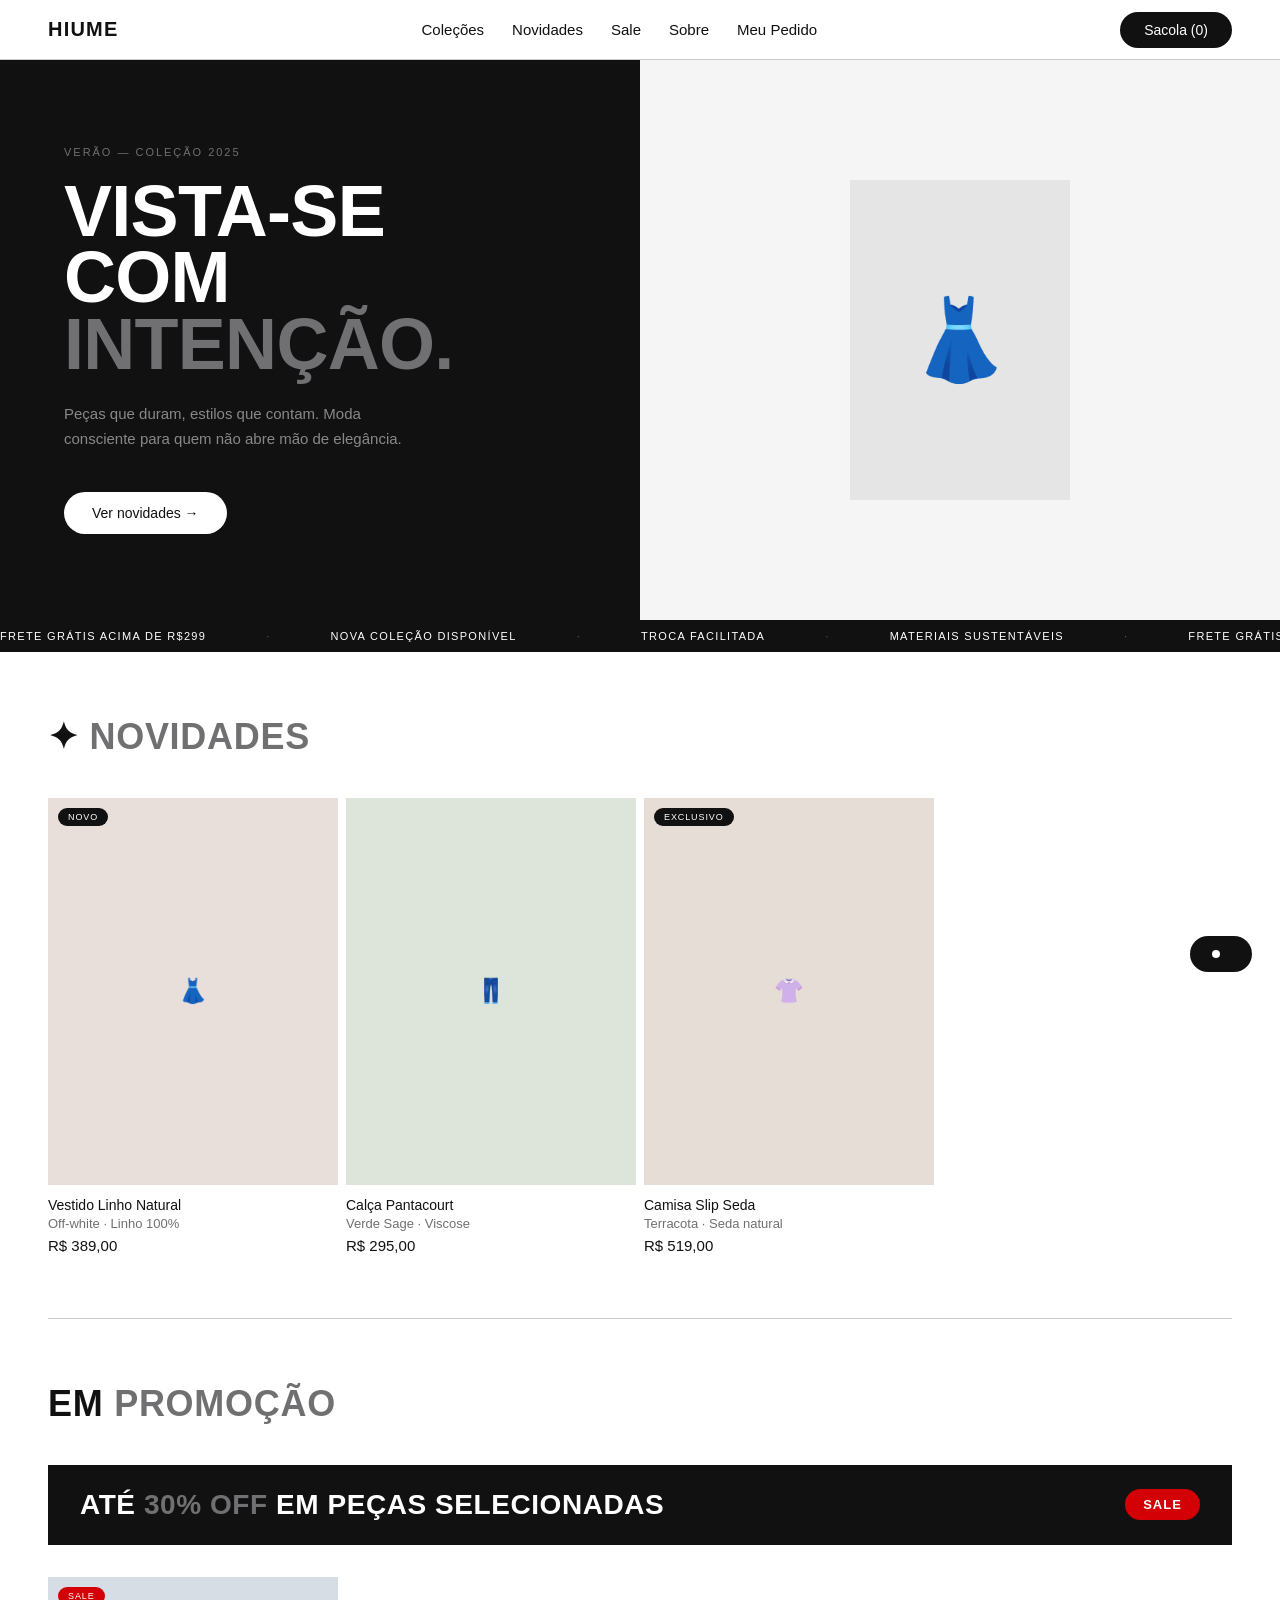
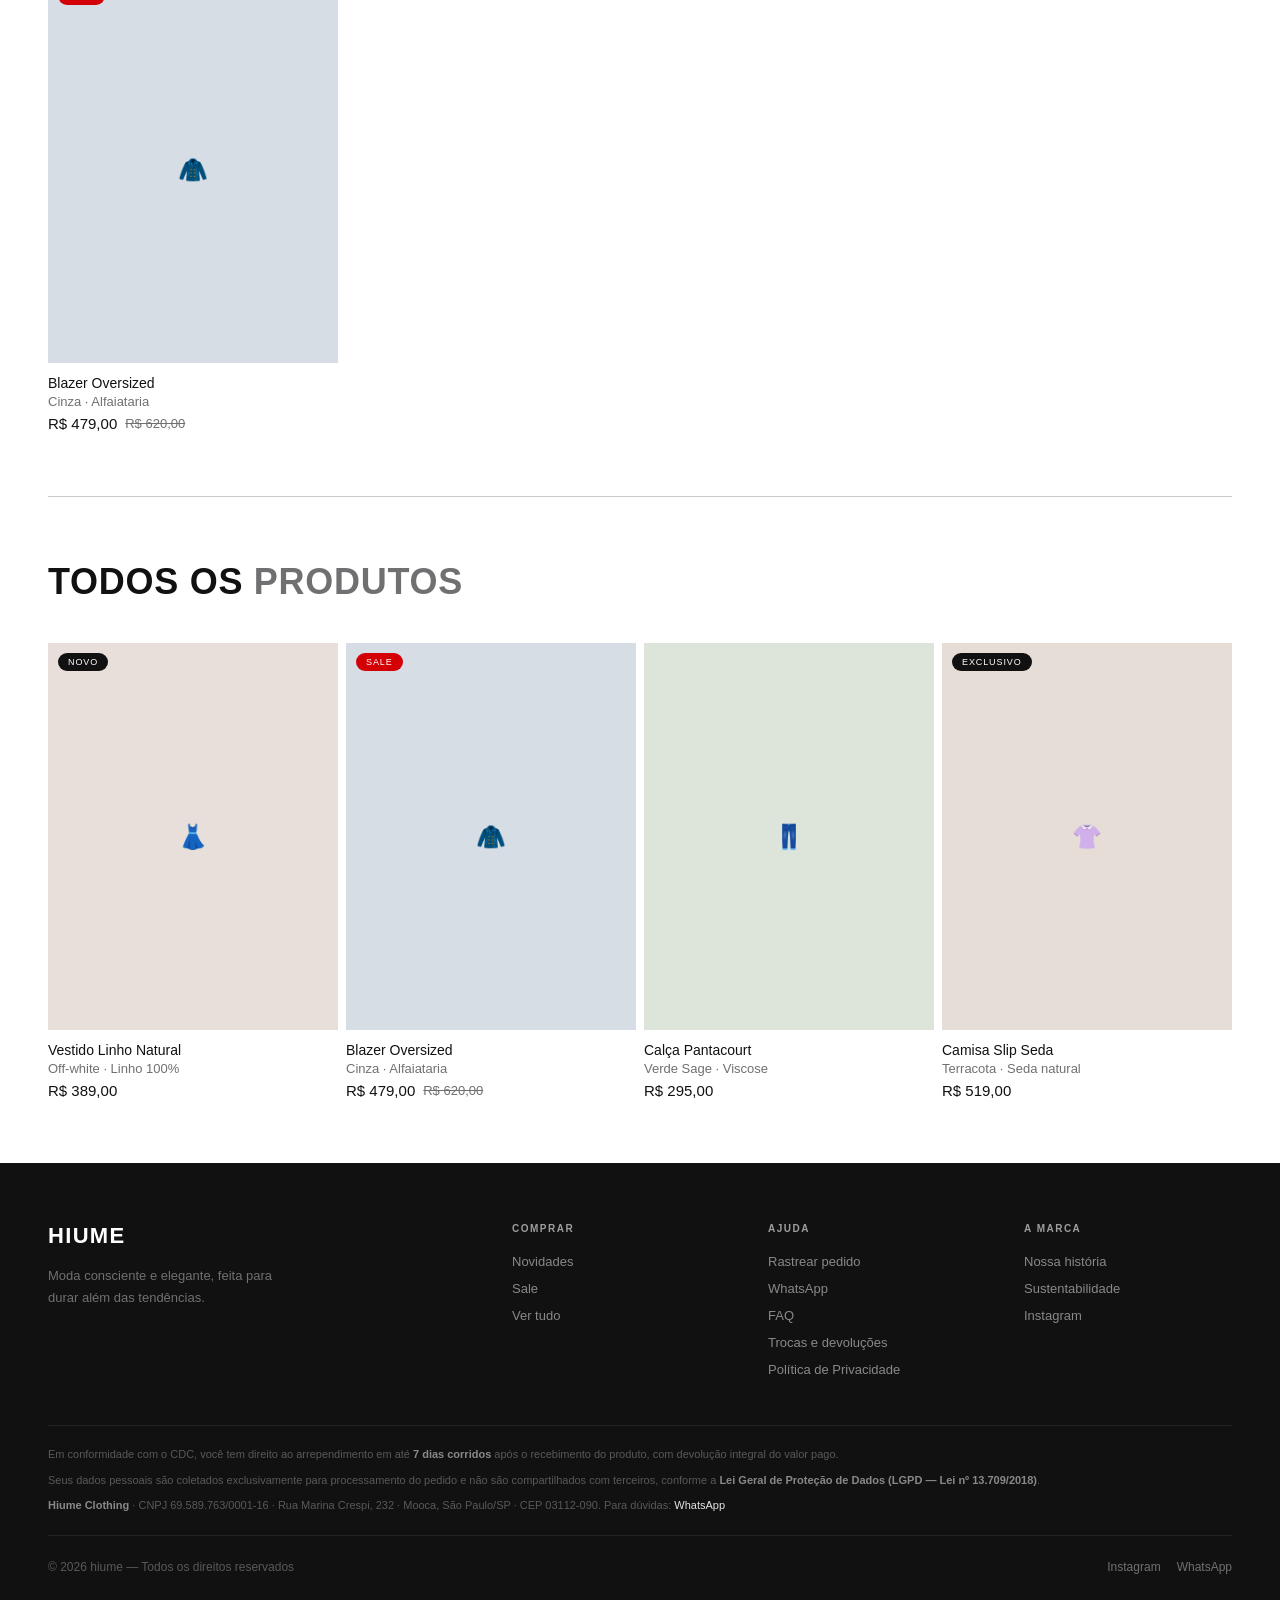
<file: index.html>
<!DOCTYPE html>
<html lang="pt-BR">
<head>
<meta charset="UTF-8">
<script>try{if(top!==self)top.location=self.location}catch(e){document.documentElement.remove()}</script>
<meta http-equiv="Content-Security-Policy" content="default-src 'self'; script-src 'self' 'unsafe-inline'; style-src 'self' 'unsafe-inline' https://fonts.googleapis.com; font-src https://fonts.gstatic.com; img-src 'self' data: https:; connect-src 'self' https://clothing-site-production.up.railway.app https://viacep.com.br; object-src 'none'; base-uri 'self'; form-action 'self'">
<meta name="referrer" content="strict-origin-when-cross-origin">
<meta name="viewport" content="width=device-width, initial-scale=1.0">
<title id="page-title">hiume</title>
<link rel="icon" href="favicon.svg" type="image/svg+xml">
<link rel="icon" href="favicon-32.png" sizes="32x32" type="image/png">
<link rel="apple-touch-icon" href="apple-touch-icon.png">
<meta name="theme-color" content="#6E2539">
<link href="https://fonts.googleapis.com/css2?family=Barlow+Condensed:wght@600;700&family=Inter:wght@400;500&display=swap" rel="stylesheet">
<script>
// Redireciona mobile para mobile.html
if (window.innerWidth < 768 && !location.pathname.includes('mobile')) {
  location.replace('mobile.html' + location.search + location.hash);
}
// Roda antes do body renderizar — esconde a home se a URL já aponta para outra tela
(function(){
  const h = location.hash;
  const q = location.search;
  if ((h && h !== '#home') || q.includes('status=')) {
    const s = document.createElement('style');
    s.id = 'pre-nav-hide';
    s.textContent = '#screen-home{display:none!important}';
    document.head.appendChild(s);
  }
})();
</script>
<style>
/* ─── RESET & VARIÁVEIS ────────────────────────────────── */
*,*::before,*::after{margin:0;padding:0;box-sizing:border-box;}
:root{
  /* Tokens Nike-inspired */
  --bg:#FFFFFF;--bg-2:#F5F5F5;--bg-hover:#E5E5E5;
  --dark:#111111;--dark-2:#28282A;--dark-hover:#39393B;
  --text:#111111;--text-2:#707072;--text-off:#9E9EA0;
  --border:#CACACB;--border-dark:#707072;
  --red:#D30005;--green:#007D48;
  /* Aliases — mantém inline styles antigos funcionando */
  --cream:#F5F5F5;--warm:#FFFFFF;--charcoal:#111111;--deep:#111111;
  --accent:#111111;--accent-light:#E5E5E5;--muted:#707072;
  --api:https://clothing-site-production.up.railway.app;
}
body{font-family:'Inter',Helvetica,'Helvetica Neue',Arial,sans-serif;background:var(--bg);color:var(--text);overflow-x:hidden;}

/* ─── NAVEGAÇÃO ─────────────────────────────────────────── */
nav{position:sticky;top:0;z-index:200;background:#fff;border-bottom:1px solid var(--border);padding:0 48px;display:flex;align-items:center;justify-content:space-between;height:60px;}
.nav-logo{font-family:'Barlow Condensed','Arial Narrow',Arial,sans-serif;font-size:20px;font-weight:700;letter-spacing:.06em;text-transform:uppercase;color:var(--text);cursor:pointer;}
.nav-links{display:flex;gap:28px;list-style:none;}
.nav-links a{font-size:15px;font-weight:500;text-decoration:none;color:var(--text);transition:color .2s;cursor:pointer;}
.nav-links a:hover{color:var(--text-2);}
.nav-actions{display:flex;gap:8px;align-items:center;}
.cart-btn{background:var(--dark);color:#fff;padding:10px 24px;border-radius:30px;border:none;cursor:pointer;font-size:14px;font-weight:500;transition:background .2s;font-family:inherit;}
.cart-btn:hover{background:var(--text-2);}
.admin-btn{background:none;border:1.5px solid var(--border);color:var(--text-2);padding:8px 16px;border-radius:30px;cursor:pointer;font-size:12px;font-weight:500;transition:all .2s;font-family:inherit;}
.admin-btn:hover{border-color:var(--dark);color:var(--dark);}

/* ─── TELAS ─────────────────────────────────────────────── */
.screen{display:none;}.screen.active{display:block;}

/* ─── HERO ──────────────────────────────────────────────── */
.hero{display:grid;grid-template-columns:1fr 1fr;min-height:560px;}
.hero-text{background:var(--dark);padding:80px 64px;display:flex;flex-direction:column;justify-content:center;}
.hero-eyebrow{font-size:11px;letter-spacing:.18em;text-transform:uppercase;color:var(--text-2);margin-bottom:20px;font-weight:500;}
.hero-title{font-family:'Barlow Condensed','Arial Narrow',Arial,sans-serif;font-size:72px;line-height:.92;color:#fff;margin-bottom:24px;text-transform:uppercase;font-weight:700;letter-spacing:-.01em;}
.hero-title em{color:var(--text-2);font-style:normal;}
.hero-sub{font-size:15px;color:rgba(255,255,255,.5);line-height:1.7;max-width:340px;margin-bottom:40px;}
.btn-prim{display:inline-flex;align-items:center;gap:10px;background:#fff;color:var(--dark);padding:13px 28px;border-radius:30px;font-size:14px;font-weight:500;border:none;cursor:pointer;transition:background .25s;align-self:flex-start;}
.btn-prim:hover{background:var(--bg-hover);}
.hero-visual{background:var(--bg-2);display:flex;align-items:center;justify-content:center;}
.hero-placeholder{width:220px;height:320px;background:var(--bg-hover);display:flex;align-items:center;justify-content:center;font-size:80px;}

/* ─── MARQUEE ───────────────────────────────────────────── */
.marquee-bar{background:var(--dark);padding:10px 0;overflow:hidden;display:flex;}
.marquee-track{display:flex;gap:60px;white-space:nowrap;animation:marquee 18s linear infinite;}
.marquee-track span{font-size:11px;font-weight:500;letter-spacing:.12em;text-transform:uppercase;color:#fff;flex-shrink:0;}
.marquee-track .dot{color:rgba(255,255,255,.3);}
@keyframes marquee{from{transform:translateX(0);}to{transform:translateX(-50%);}}

/* ─── SEÇÕES ─────────────────────────────────────────────── */
.section{padding:64px 48px;}
.section-hd{display:flex;align-items:baseline;justify-content:space-between;margin-bottom:40px;}
.section-title{font-family:'Barlow Condensed','Arial Narrow',Arial,sans-serif;font-size:36px;font-weight:700;text-transform:uppercase;letter-spacing:.02em;}
.section-title em{font-style:normal;color:var(--text-2);}
.section-anchor{padding-top:60px;margin-top:-60px;}

/* ─── PRODUTOS ───────────────────────────────────────────── */
.products-grid{display:grid;grid-template-columns:repeat(4,minmax(0,1fr));gap:8px;}
.pcard{cursor:pointer;transition:opacity .2s;}.pcard:hover{opacity:.88;}
.pcard-img{aspect-ratio:3/4;position:relative;overflow:hidden;margin-bottom:12px;display:flex;align-items:center;justify-content:center;background:var(--bg-2);}
.pcard-img-inner{width:100%;height:100%;display:flex;align-items:center;justify-content:center;font-size:52px;transition:opacity .25s ease;}
.ptag{position:absolute;top:10px;left:10px;font-size:9px;font-weight:500;letter-spacing:.1em;text-transform:uppercase;background:var(--dark);color:#fff;padding:4px 10px;border-radius:30px;}
.ptag.sale-tag{background:var(--red);}
.sold-overlay{position:absolute;inset:0;background:rgba(255,255,255,.8);display:flex;align-items:center;justify-content:center;}
.sold-label{font-size:10px;font-weight:500;letter-spacing:.15em;text-transform:uppercase;color:var(--dark);background:#fff;padding:6px 16px;border-radius:30px;border:1.5px solid var(--dark);}
.padd{position:absolute;bottom:0;left:0;right:0;background:var(--dark);color:#fff;padding:12px;font-size:11px;font-weight:500;letter-spacing:.08em;text-transform:uppercase;border:none;cursor:pointer;transform:translateY(100%);transition:transform .25s;display:flex;align-items:center;justify-content:center;gap:8px;font-family:inherit;}
.pcard:hover .padd{transform:translateY(0);}.padd:hover{background:var(--text-2);}
.pname{font-size:14px;font-weight:500;margin-bottom:3px;}
.psub{font-size:13px;color:var(--text-2);margin-bottom:6px;}
.pprice{display:flex;align-items:center;gap:8px;}
.price-now{font-size:15px;font-weight:500;}.price-old{font-size:13px;color:var(--text-2);text-decoration:line-through;}

/* ─── SALE BANNER ────────────────────────────────────────── */
.sec-divider{height:1px;background:var(--border);margin:0 48px;}
.sale-banner{margin:0 0 32px;background:var(--dark);padding:24px 32px;display:flex;align-items:center;justify-content:space-between;}
.sale-banner h3{font-family:'Barlow Condensed','Arial Narrow',Arial,sans-serif;font-size:28px;color:#fff;font-weight:700;text-transform:uppercase;letter-spacing:.02em;}
.sale-banner h3 em{font-style:normal;color:var(--text-2);}
.sale-badge{background:var(--red);color:#fff;font-size:13px;font-weight:700;padding:8px 18px;border-radius:30px;letter-spacing:.08em;}

/* ─── PÁGINA DE PRODUTO ──────────────────────────────────── */
.prod-page{padding:0 48px 80px;}
.breadcrumb{padding:20px 0;font-size:12px;color:var(--text-2);display:flex;gap:8px;align-items:center;}
.breadcrumb span{cursor:pointer;font-weight:500;}.breadcrumb span:hover{color:var(--text);}
.breadcrumb .sep{color:var(--border);}
.prod-layout{display:grid;grid-template-columns:1fr 1fr;gap:64px;align-items:start;}
.prod-gallery{display:grid;grid-template-columns:1fr 5fr;gap:10px;}
.prod-thumbs{display:flex;flex-direction:column;gap:6px;}
.prod-thumb{aspect-ratio:3/4;cursor:pointer;opacity:.4;transition:opacity .2s;display:flex;align-items:center;justify-content:center;font-size:24px;background:var(--bg-2);}
.prod-thumb.active{opacity:1;outline:2px solid var(--dark);}
.prod-main-img{aspect-ratio:3/4;display:flex;align-items:center;justify-content:center;font-size:96px;background:var(--bg-2);}
.prod-info{padding-top:8px;}
.prod-tag-row{display:flex;gap:8px;margin-bottom:16px;}
.prod-tag{font-size:10px;font-weight:500;letter-spacing:.1em;text-transform:uppercase;padding:4px 12px;border-radius:30px;}
.prod-tag.new-tag{background:var(--dark);color:#fff;}
.prod-tag.sale-tag2{background:var(--red);color:#fff;}
.prod-name-big{font-family:'Barlow Condensed','Arial Narrow',Arial,sans-serif;font-size:36px;font-weight:700;margin-bottom:8px;text-transform:uppercase;letter-spacing:.01em;line-height:1.1;}
.prod-sub-sm{font-size:14px;color:var(--text-2);margin-bottom:20px;}
.prod-price-row{display:flex;align-items:baseline;gap:12px;margin-bottom:24px;}
.prod-price-now{font-size:24px;font-weight:500;}
.prod-price-old{font-size:16px;color:var(--text-2);text-decoration:line-through;}
.prod-discount{font-size:13px;color:var(--red);font-weight:500;}
.prod-divider{height:1px;background:var(--border);margin:20px 0;}
.prod-label{font-size:11px;letter-spacing:.1em;text-transform:uppercase;color:var(--text-2);margin-bottom:10px;font-weight:500;}
.sizes-row{display:flex;gap:8px;flex-wrap:wrap;margin-bottom:24px;}
.size-btn{min-width:44px;height:44px;padding:0 10px;border-radius:8px;border:1px solid var(--border);background:none;font-size:13px;cursor:pointer;transition:all .2s;font-family:inherit;}
.size-btn:hover{border-color:var(--dark);}.size-btn.selected{background:var(--dark);color:#fff;border-color:var(--dark);}
.colors-row{display:flex;gap:10px;margin-bottom:28px;}
.color-dot{width:28px;height:28px;border-radius:50%;cursor:pointer;border:2px solid transparent;transition:all .2s;}
.color-dot.selected{outline:2px solid var(--dark);outline-offset:3px;}
.btn-add-cart{width:100%;padding:15px;background:var(--dark);color:#fff;border:none;border-radius:30px;font-size:14px;font-weight:500;cursor:pointer;transition:background .2s;margin-bottom:12px;font-family:inherit;}
.btn-add-cart:hover{background:var(--text-2);}
.btn-wishlist{width:100%;padding:15px;background:none;color:var(--dark);border:1.5px solid var(--border);border-radius:30px;font-size:14px;font-weight:500;cursor:pointer;font-family:inherit;transition:border-color .2s;}
.btn-wishlist:hover{border-color:var(--dark);}
.prod-desc{margin-top:24px;font-size:14px;line-height:1.8;color:var(--text-2);}
.detail-row{display:flex;justify-content:space-between;padding:12px 0;border-top:1px solid var(--border);font-size:13px;}
.detail-row:last-child{border-bottom:1px solid var(--border);}
.detail-key{color:var(--text-2);}

/* ─── PÁGINAS INFORMATIVAS ───────────────────────────────── */
.info-page{padding:80px 48px;max-width:760px;margin:0 auto;}
.info-page h1{font-family:'Barlow Condensed','Arial Narrow',Arial,sans-serif;font-size:48px;font-weight:700;margin-bottom:32px;text-transform:uppercase;letter-spacing:.02em;line-height:1.1;}
.info-page h1 em{font-style:normal;color:var(--text-2);}
.info-page p{font-size:15px;line-height:1.9;color:var(--text-2);margin-bottom:20px;}
.info-page h2{font-family:'Barlow Condensed','Arial Narrow',Arial,sans-serif;font-size:24px;font-weight:700;text-transform:uppercase;margin:40px 0 16px;}
.info-values{display:grid;grid-template-columns:repeat(3,1fr);gap:16px;margin:40px 0;}
.info-val{background:var(--bg-2);padding:24px;}
.info-val-icon{font-size:28px;margin-bottom:12px;}
.info-val-title{font-size:14px;font-weight:500;margin-bottom:8px;}
.info-val-text{font-size:13px;color:var(--text-2);line-height:1.6;}

/* ─── CARRINHO ───────────────────────────────────────────── */
.cart-overlay{display:none;position:fixed;inset:0;z-index:500;background:rgba(0,0,0,.4);}
.cart-overlay.open{display:flex;justify-content:flex-end;}
.cart-panel{width:440px;background:#fff;height:100%;display:flex;flex-direction:column;overflow:hidden;border-left:1px solid var(--border);}
.cart-hdr{padding:24px 28px;border-bottom:1px solid var(--border);display:flex;align-items:center;justify-content:space-between;}
.cart-title-hd{font-family:'Barlow Condensed','Arial Narrow',Arial,sans-serif;font-size:20px;font-weight:700;text-transform:uppercase;letter-spacing:.04em;}
.cart-close{background:none;border:none;font-size:20px;cursor:pointer;color:var(--text-2);}
.cart-close:hover{color:var(--dark);}
.cart-items{flex:1;overflow-y:auto;padding:20px 28px;}
.cart-empty{text-align:center;padding:60px 0;color:var(--text-2);font-size:14px;}
.cart-item{display:grid;grid-template-columns:64px 1fr auto;gap:14px;align-items:start;padding:16px 0;border-bottom:1px solid var(--border);}
.ci-img{width:64px;height:80px;display:flex;align-items:center;justify-content:center;font-size:28px;background:var(--bg-2);}
.ci-name{font-size:14px;font-weight:500;margin-bottom:3px;}
.ci-meta{font-size:12px;color:var(--text-2);margin-bottom:8px;}
.ci-prices{display:flex;align-items:center;gap:8px;}
.ci-price-now{font-size:14px;font-weight:500;}
.ci-price-old{font-size:12px;color:var(--text-2);text-decoration:line-through;}
.ci-remove{background:none;border:none;cursor:pointer;color:var(--text-2);font-size:16px;padding:4px;}
.ci-remove:hover{color:var(--red);}
.cart-footer{padding:20px 28px;border-top:1px solid var(--border);}
.cart-row{display:flex;justify-content:space-between;font-size:13px;padding:6px 0;}
.cart-row.discount{color:var(--red);}
.cart-total-row{display:flex;justify-content:space-between;padding:14px 0;border-top:1px solid var(--border);font-size:16px;font-weight:500;}
.btn-checkout{width:100%;padding:15px;background:var(--dark);color:#fff;border:none;border-radius:30px;font-size:14px;font-weight:500;cursor:pointer;transition:background .2s;font-family:inherit;}
.btn-checkout:hover{background:var(--text-2);}

/* ─── CHECKOUT ───────────────────────────────────────────── */
.checkout-page{padding:48px;}
.checkout-grid{display:grid;grid-template-columns:1fr 400px;gap:48px;align-items:start;max-width:1100px;margin:0 auto;}
.checkout-left h2{font-family:'Barlow Condensed','Arial Narrow',Arial,sans-serif;font-size:28px;font-weight:700;text-transform:uppercase;margin-bottom:32px;letter-spacing:.02em;}
.checkout-section{margin-bottom:32px;}
.checkout-section h3{font-size:11px;letter-spacing:.12em;text-transform:uppercase;color:var(--text-2);margin-bottom:16px;padding-bottom:10px;border-bottom:1px solid var(--border);font-weight:500;}
.form-row{display:grid;grid-template-columns:1fr 1fr;gap:16px;margin-bottom:16px;}
.form-row.full{grid-template-columns:1fr;}
.field{display:flex;flex-direction:column;gap:6px;}
.field label{font-size:11px;letter-spacing:.06em;text-transform:uppercase;color:var(--text-2);font-weight:500;}
.field input,.field select{padding:12px 16px;border:1px solid var(--border);border-radius:8px;background:var(--bg-2);font-size:14px;color:var(--text);outline:none;transition:border-color .2s;font-family:inherit;}
.field input:focus,.field select:focus{border-color:var(--dark);}
.pay-methods{display:flex;gap:8px;margin-bottom:20px;}
.pay-method{flex:1;padding:12px;border:1.5px solid var(--border);border-radius:8px;cursor:pointer;text-align:center;font-size:13px;font-weight:500;transition:all .2s;background:#fff;font-family:inherit;}
.pay-method.active{border-color:var(--dark);background:var(--dark);color:#fff;}
.pay-method:hover:not(.active){border-color:var(--border-dark);}
.card-icons{display:flex;gap:8px;margin-bottom:20px;}
.card-icon{padding:5px 10px;border:1px solid var(--border);border-radius:4px;font-size:11px;font-weight:500;color:var(--text-2);}
.pix-info{background:var(--bg-2);padding:20px;text-align:center;}
.pix-info p{font-size:13px;color:var(--text-2);line-height:1.6;}

/* ─── CEP WIDGET ─────────────────────────────────────────────── */
.cep-wrap{position:relative;display:flex;align-items:center;}
.cep-wrap input{flex:1;}
.cep-loader{position:absolute;right:12px;width:13px;height:13px;border:2px solid var(--border);border-top-color:var(--dark);border-radius:50%;opacity:0;pointer-events:none;transition:opacity .2s;}
.cep-loader.active{opacity:1;animation:spin .7s linear infinite;}
.field-msg{font-size:11px;margin-top:5px;line-height:1.4;min-height:15px;}
.field-msg.ok{color:var(--green);}
.field-msg.err{color:var(--red);}
.field label small{font-size:9px;letter-spacing:0;text-transform:none;color:var(--text-off);font-weight:400;margin-left:4px;}

.order-summary{background:var(--bg-2);padding:24px;position:sticky;top:80px;}
.order-summary h3{font-family:'Barlow Condensed','Arial Narrow',Arial,sans-serif;font-size:20px;font-weight:700;text-transform:uppercase;margin-bottom:20px;letter-spacing:.04em;}
.os-item{display:grid;grid-template-columns:52px 1fr auto;gap:12px;align-items:center;padding:12px 0;border-bottom:1px solid var(--border);}
.os-img{width:52px;height:64px;display:flex;align-items:center;justify-content:center;font-size:22px;background:#fff;}
.os-name{font-size:13px;font-weight:500;}.os-meta{font-size:11px;color:var(--text-2);}
.os-price{font-size:13px;font-weight:500;}
.os-row{display:flex;justify-content:space-between;font-size:13px;padding:8px 0;color:var(--text-2);}
.os-row.disc{color:var(--red);}
.os-total{display:flex;justify-content:space-between;padding:14px 0;border-top:1px solid var(--border);font-size:15px;font-weight:500;}
.coupon-row{display:flex;gap:8px;margin:16px 0;}
.coupon-row input{flex:1;padding:10px 16px;border:1px solid var(--border);border-radius:8px;background:#fff;font-size:13px;outline:none;font-family:inherit;}
.coupon-row button{padding:10px 18px;background:none;border:1.5px solid var(--dark);border-radius:30px;font-size:12px;font-weight:500;cursor:pointer;font-family:inherit;transition:all .2s;}
.coupon-row button:hover{background:var(--dark);color:#fff;}
.btn-place{width:100%;padding:15px;background:var(--dark);color:#fff;border:none;border-radius:30px;font-size:14px;font-weight:500;cursor:pointer;transition:background .2s;margin-top:16px;display:flex;align-items:center;justify-content:center;gap:10px;font-family:inherit;}
.btn-place:hover{background:var(--text-2);}
.btn-place:disabled{opacity:.5;cursor:not-allowed;}

/* ─── CHECKOUT CONFIRM MODAL ─────────────────────────────── */
.confirm-overlay{display:none;position:fixed;inset:0;z-index:600;background:rgba(0,0,0,.5);align-items:center;justify-content:center;}
.confirm-overlay.open{display:flex;}
.confirm-modal{background:#fff;width:90%;max-width:520px;max-height:90vh;overflow-y:auto;padding:32px;}
.confirm-modal h3{font-family:'Barlow Condensed','Arial Narrow',Arial,sans-serif;font-size:22px;font-weight:700;text-transform:uppercase;margin-bottom:24px;letter-spacing:.04em;}
.confirm-section{margin-bottom:20px;padding-bottom:20px;border-bottom:1px solid var(--border);}
.confirm-section:last-of-type{border-bottom:none;margin-bottom:0;}
.confirm-label{font-size:10px;letter-spacing:.1em;text-transform:uppercase;color:var(--text-2);font-weight:500;margin-bottom:8px;}
.confirm-value{font-size:14px;color:var(--text);line-height:1.6;}
.confirm-item{display:flex;justify-content:space-between;font-size:13px;padding:5px 0;border-bottom:1px solid var(--border);}
.confirm-item:last-child{border-bottom:none;}
.confirm-total-row{display:flex;justify-content:space-between;font-size:14px;font-weight:500;padding-top:10px;margin-top:4px;border-top:1px solid var(--border);}
.confirm-actions{display:flex;gap:12px;margin-top:24px;}
.confirm-actions .btn-cancel-confirm{flex:1;padding:14px;background:none;border:1.5px solid var(--border);border-radius:30px;font-size:13px;font-weight:500;cursor:pointer;font-family:inherit;transition:border-color .2s;}
.confirm-actions .btn-cancel-confirm:hover{border-color:var(--dark);}
.confirm-actions .btn-confirm-pay{flex:2;padding:14px;background:var(--dark);color:#fff;border:none;border-radius:30px;font-size:14px;font-weight:500;cursor:pointer;font-family:inherit;transition:background .2s;}
.confirm-actions .btn-confirm-pay:hover{background:var(--text-2);}
.confirm-actions .btn-confirm-pay:disabled{opacity:.5;cursor:not-allowed;}
/* ─── ESGOTADO NO CHECKOUT ───────────────────────────────── */
.stock-alert-overlay{display:none;position:fixed;inset:0;z-index:600;background:rgba(0,0,0,.5);align-items:center;justify-content:center;}
.stock-alert-overlay.open{display:flex;}
.stock-alert-box{background:#fff;width:90%;max-width:460px;padding:36px 32px;text-align:center;}
.stock-alert-box h3{font-family:'Barlow Condensed','Arial Narrow',Arial,sans-serif;font-size:24px;font-weight:700;text-transform:uppercase;margin-bottom:12px;letter-spacing:.04em;}
.stock-alert-box p{font-size:14px;color:var(--text-2);line-height:1.6;margin-bottom:20px;}
.stock-alert-removed{background:var(--bg-2);padding:14px 16px;margin-bottom:24px;text-align:left;}
.stock-alert-removed-item{font-size:13px;padding:6px 0;border-bottom:1px solid var(--border);color:var(--red);}
.stock-alert-removed-item:last-child{border-bottom:none;}
.stock-alert-actions{display:flex;flex-direction:column;gap:10px;}
.stock-alert-actions .btn-continue-cart{padding:14px;background:var(--dark);color:#fff;border:none;border-radius:30px;font-size:14px;font-weight:500;cursor:pointer;font-family:inherit;transition:background .2s;}
.stock-alert-actions .btn-continue-cart:hover{background:var(--text-2);}
.stock-alert-actions .btn-go-home{padding:12px;background:none;border:1.5px solid var(--border);border-radius:30px;font-size:13px;font-weight:500;cursor:pointer;font-family:inherit;transition:border-color .2s;}
.stock-alert-actions .btn-go-home:hover{border-color:var(--dark);}

/* ─── STATUS DO PEDIDO ───────────────────────────────────── */
.status-page{padding:60px 48px;max-width:680px;margin:0 auto;}
.status-page h2{font-family:'Barlow Condensed','Arial Narrow',Arial,sans-serif;font-size:36px;font-weight:700;text-transform:uppercase;margin-bottom:8px;letter-spacing:.02em;}
.status-page h2 em{font-style:normal;color:var(--text-2);}
.order-meta{background:var(--bg-2);padding:20px;margin:24px 0;}
.om-row{display:flex;justify-content:space-between;font-size:13px;padding:7px 0;border-bottom:1px solid var(--border);}
.om-row:last-child{border-bottom:none;}
.om-key{color:var(--text-2);}
.om-val{font-weight:500;}
.progress-track{margin:36px 0;}
.progress-title{font-size:11px;letter-spacing:.12em;text-transform:uppercase;color:var(--text-2);margin-bottom:24px;font-weight:500;}
.progress-steps{display:flex;flex-direction:column;gap:0;}
.progress-step{display:grid;grid-template-columns:40px 1fr;gap:16px;position:relative;}
.step-line{display:flex;flex-direction:column;align-items:center;}
.step-dot{width:20px;height:20px;border-radius:50%;border:2px solid var(--border);background:#fff;flex-shrink:0;transition:all .3s;display:flex;align-items:center;justify-content:center;font-size:10px;}
.step-dot.done{background:var(--dark);border-color:var(--dark);color:#fff;}
.step-dot.active{background:var(--dark);border-color:var(--dark);color:#fff;}
.step-connector{width:2px;flex:1;background:var(--border);min-height:32px;margin:4px 0;}
.step-connector.done{background:var(--dark);}
.step-content{padding-bottom:28px;}
.step-label{font-size:14px;font-weight:500;color:var(--text-2);margin-bottom:3px;}
.step-label.done,.step-label.active{color:var(--text);}
.step-date{font-size:12px;color:var(--text-2);}
.step-note{font-size:12px;color:var(--text-2);margin-top:4px;}
.tracking-box{background:var(--bg-2);padding:16px 20px;margin-top:20px;}
.tracking-box p{font-size:13px;color:var(--text-2);}
.tracking-box a{color:var(--dark);font-weight:500;}
.order-items-summary{margin-top:32px;}
.order-items-summary h3{font-family:'Barlow Condensed','Arial Narrow',Arial,sans-serif;font-size:20px;font-weight:700;text-transform:uppercase;margin-bottom:16px;letter-spacing:.04em;}
.ois-item{display:flex;gap:14px;align-items:center;padding:12px 0;border-bottom:1px solid var(--border);}
.ois-img{width:48px;height:60px;display:flex;align-items:center;justify-content:center;font-size:22px;background:var(--bg-2);}
.ois-name{font-size:14px;font-weight:500;margin-bottom:3px;}
.ois-meta{font-size:12px;color:var(--text-2);}
.ois-price{margin-left:auto;font-size:14px;font-weight:500;}
.search-order-box{background:var(--bg-2);padding:28px;margin:32px 0;text-align:center;}
.search-order-box p{font-size:14px;color:var(--text-2);margin-bottom:16px;}
.search-order-row{display:flex;gap:10px;max-width:400px;margin:0 auto;}
.search-order-row input{flex:1;padding:12px 16px;border:1px solid var(--border);border-radius:8px;background:#fff;font-size:14px;outline:none;font-family:inherit;}
.search-order-row input:focus{border-color:var(--dark);}
.search-order-row button{padding:12px 20px;background:var(--dark);color:#fff;border:none;border-radius:30px;font-size:13px;font-weight:500;cursor:pointer;font-family:inherit;}

/* ─── ADMIN PAINEL ───────────────────────────────────────── */
.admin-overlay{display:none;position:fixed;inset:0;z-index:800;background:rgba(0,0,0,.6);}
.admin-overlay.open{display:flex;align-items:center;justify-content:center;}
.admin-modal{background:#fff;width:95%;max-width:960px;max-height:90vh;overflow:hidden;display:flex;flex-direction:column;}
.admin-hdr{padding:20px 28px;border-bottom:1px solid var(--border);display:flex;align-items:center;justify-content:space-between;background:var(--dark);}
.admin-hdr h2{font-family:'Barlow Condensed','Arial Narrow',Arial,sans-serif;font-size:20px;color:#fff;font-weight:700;text-transform:uppercase;letter-spacing:.06em;}
.admin-close{background:none;border:none;font-size:20px;cursor:pointer;color:rgba(255,255,255,.4);}
.admin-close:hover{color:#fff;}
.admin-tabs{display:flex;border-bottom:1px solid var(--border);background:var(--bg-2);}
.admin-tab{padding:14px 24px;font-size:12px;letter-spacing:.08em;text-transform:uppercase;cursor:pointer;color:var(--text-2);border-bottom:2px solid transparent;background:none;border-top:none;border-left:none;border-right:none;font-family:inherit;font-weight:500;transition:all .2s;}
.admin-tab.active{color:var(--text);border-bottom-color:var(--dark);}
.admin-tab:hover{color:var(--text);}
.admin-body{overflow-y:auto;padding:24px 28px;flex:1;min-height:0;}
.admin-product-list{display:flex;flex-direction:column;gap:8px;margin-bottom:24px;}
.admin-prod-row{display:grid;grid-template-columns:48px 1fr auto auto auto;gap:12px;align-items:center;padding:14px 16px;background:var(--bg-2);}
.admin-restore-btn{padding:6px 14px;background:none;border:1.5px solid var(--green);border-radius:30px;font-size:12px;font-weight:500;cursor:pointer;color:var(--green);font-family:inherit;white-space:nowrap;}
.admin-restore-btn:hover{background:#EAF5EF;}
.admin-stock-out{color:var(--red);font-weight:600;}
.login-box{position:relative;}
.login-close{position:absolute;top:12px;right:14px;background:none;border:none;font-size:18px;line-height:1;cursor:pointer;color:var(--text-2);padding:4px 6px;}.login-close:hover{color:var(--dark);}
.admin-prod-emoji{font-size:28px;text-align:center;}
.admin-prod-name{font-size:14px;font-weight:500;margin-bottom:2px;}
.admin-prod-price{font-size:12px;color:var(--text-2);}
.admin-edit-btn{padding:6px 16px;background:none;border:1.5px solid var(--border);border-radius:30px;font-size:12px;font-weight:500;cursor:pointer;font-family:inherit;transition:all .2s;}
.admin-edit-btn:hover{border-color:var(--dark);}
.admin-del-btn{padding:6px 14px;background:none;border:1.5px solid #F09595;border-radius:30px;font-size:12px;font-weight:500;cursor:pointer;color:var(--red);font-family:inherit;}
.admin-del-btn:hover{background:#FCEBEB;}
.admin-add-btn{width:100%;padding:13px;background:var(--dark);color:#fff;border:none;border-radius:30px;font-size:13px;font-weight:500;cursor:pointer;font-family:inherit;transition:background .2s;}
.admin-add-btn:hover{background:var(--text-2);}
.admin-form{background:var(--bg-2);padding:20px;margin-bottom:20px;}
.admin-form h3{font-size:11px;letter-spacing:.1em;text-transform:uppercase;color:var(--text-2);margin-bottom:16px;font-weight:500;}
.aform-grid{display:grid;grid-template-columns:1fr 1fr;gap:12px;margin-bottom:12px;}
.aform-grid.full{grid-template-columns:1fr;}
.afield{display:flex;flex-direction:column;gap:5px;}
.afield label{font-size:11px;letter-spacing:.06em;text-transform:uppercase;color:var(--text-2);font-weight:500;}
.afield input,.afield textarea,.afield select{padding:9px 12px;border:1px solid var(--border);border-radius:8px;background:#fff;font-size:13px;color:var(--text);outline:none;font-family:inherit;transition:border-color .2s;}
.afield input:focus,.afield textarea:focus{border-color:var(--dark);}
.afield textarea{resize:vertical;min-height:72px;}
.aform-actions{display:flex;gap:10px;margin-top:16px;}
.aform-save{flex:1;padding:10px;background:var(--dark);color:#fff;border:none;border-radius:30px;font-size:13px;font-weight:500;cursor:pointer;font-family:inherit;}
.aform-save:hover{background:var(--text-2);}
.aform-cancel{padding:10px 20px;background:none;border:1.5px solid var(--border);border-radius:30px;font-size:13px;font-weight:500;cursor:pointer;font-family:inherit;}
/* admin pedidos */
.orders-table{width:100%;border-collapse:collapse;font-size:13px;}
.orders-table th{text-align:left;padding:10px 12px;font-size:11px;letter-spacing:.08em;text-transform:uppercase;color:var(--text-2);border-bottom:1px solid var(--border);font-weight:500;}
.orders-table td{padding:12px;border-bottom:1px solid var(--border);vertical-align:middle;}
.orders-table tr:hover td{background:var(--bg-2);}
.status-badge{display:inline-block;padding:4px 12px;border-radius:30px;font-size:10px;font-weight:500;letter-spacing:.06em;text-transform:uppercase;}
.sb-received{background:var(--bg-2);color:var(--text-2);}
.sb-pending{background:#FEF9EC;color:#633806;}
.sb-confirmed{background:#EAF3DE;color:#27500A;}
.sb-dispatched,.sb-in_transit{background:#EEEDFE;color:#3C3489;}
.sb-delivered{background:#EAF3DE;color:#085041;}
.sb-rejected{background:#FCEBEB;color:#791F1F;}
.pay-badge{display:inline-block;padding:3px 10px;border-radius:30px;font-size:10px;font-weight:500;}
.pb-approved{background:#EAF3DE;color:#27500A;}
.pb-pending{background:#FEF9EC;color:#633806;}
.pb-rejected{background:#FCEBEB;color:#791F1F;}
.admin-order-detail{background:var(--bg-2);padding:20px;margin-bottom:16px;}
.aod-grid{display:grid;grid-template-columns:1fr 1fr;gap:8px;margin-bottom:16px;}
.aod-row{display:flex;justify-content:space-between;font-size:13px;padding:5px 0;}
.aod-key{color:var(--text-2);}
.status-update-form{display:flex;gap:10px;align-items:flex-end;flex-wrap:wrap;margin-top:16px;padding-top:16px;border-top:1px solid var(--border);}
.status-update-form .afield{flex:1;min-width:140px;}
.status-save-btn{padding:10px 20px;background:var(--dark);color:#fff;border:none;border-radius:30px;font-size:13px;font-weight:500;cursor:pointer;font-family:inherit;height:40px;}

/* ─── LOGIN ──────────────────────────────────────────────── */
.login-overlay{display:none;position:fixed;inset:0;z-index:900;background:rgba(17,17,17,.75);}
.login-overlay.open{display:flex;align-items:center;justify-content:center;}
.login-box{background:var(--bg);padding:40px;border-radius:0px;width:360px;text-align:center;}
.login-box h2{font-family:'Barlow Condensed','Arial Narrow',Arial,sans-serif;font-size:28px;font-weight:700;text-transform:uppercase;letter-spacing:.02em;margin-bottom:8px;}
.login-box p{font-size:13px;color:var(--text-2);margin-bottom:24px;}
.login-box input{width:100%;padding:11px 14px;border:1px solid var(--border);border-radius:8px;background:var(--bg-2);font-size:14px;outline:none;font-family:inherit;margin-bottom:12px;}
.login-box input:focus{border-color:var(--dark);}
.login-btn{width:100%;padding:12px;background:var(--dark);color:#fff;border:none;border-radius:30px;font-size:13px;font-weight:500;cursor:pointer;font-family:inherit;transition:background .2s;}
.login-btn:hover{background:var(--dark-hover);}
.login-err{font-size:12px;color:var(--red);margin-top:8px;display:none;}
.login-hint{font-size:11px;color:var(--text-2);margin-top:12px;}

/* ─── RODAPÉ ─────────────────────────────────────────────── */
footer{background:var(--dark);padding:60px 48px 32px;}
.footer-top{display:grid;grid-template-columns:2fr 1fr 1fr 1fr;gap:48px;margin-bottom:48px;}
.footer-logo{font-family:'Barlow Condensed','Arial Narrow',Arial,sans-serif;font-size:22px;font-weight:700;letter-spacing:.06em;text-transform:uppercase;color:#fff;display:block;margin-bottom:16px;cursor:pointer;}
.footer-brand-text{font-size:13px;color:rgba(255,255,255,.4);line-height:1.7;max-width:240px;}
.footer-col h4{font-size:10px;letter-spacing:.15em;text-transform:uppercase;color:var(--text-off);margin-bottom:20px;}
.footer-col ul{list-style:none;display:flex;flex-direction:column;gap:12px;}
.footer-col a{font-size:13px;color:rgba(255,255,255,.5);text-decoration:none;cursor:pointer;transition:color .2s;background:none;border:none;font-family:inherit;display:block;text-align:left;}
.footer-col a:hover{color:#fff;}
.footer-legal{border-top:1px solid rgba(255,255,255,.08);padding:20px 0;display:flex;flex-direction:column;gap:8px;}
.footer-legal p{font-size:11px;color:rgba(255,255,255,.3);line-height:1.6;}
.footer-legal strong{color:rgba(255,255,255,.5);}
.footer-bottom{border-top:1px solid rgba(255,255,255,.08);padding-top:24px;display:flex;justify-content:space-between;align-items:center;}
.footer-bottom p{font-size:12px;color:rgba(255,255,255,.3);}
.footer-social{display:flex;gap:16px;}
.footer-social a{font-size:12px;color:rgba(255,255,255,.4);text-decoration:none;cursor:pointer;transition:color .2s;}
.footer-social a:hover{color:#fff;}

/* ─── SCROLLBARS ────────────────────────────────────────────── */
.admin-body,.cart-items,.confirm-modal{scrollbar-width:thin;scrollbar-color:var(--border) transparent;overscroll-behavior:contain;}
.admin-body::-webkit-scrollbar,.cart-items::-webkit-scrollbar,.confirm-modal::-webkit-scrollbar{width:4px;}
.admin-body::-webkit-scrollbar-track,.cart-items::-webkit-scrollbar-track,.confirm-modal::-webkit-scrollbar-track{background:transparent;}
.admin-body::-webkit-scrollbar-thumb,.cart-items::-webkit-scrollbar-thumb,.confirm-modal::-webkit-scrollbar-thumb{background:var(--border);border-radius:2px;}
.admin-body::-webkit-scrollbar-thumb:hover,.cart-items::-webkit-scrollbar-thumb:hover,.confirm-modal::-webkit-scrollbar-thumb:hover{background:var(--border-dark);}
.orders-table-wrap{scrollbar-width:thin;scrollbar-color:var(--border) transparent;}
.orders-table-wrap::-webkit-scrollbar{height:4px;}
.orders-table-wrap::-webkit-scrollbar-track{background:transparent;}
.orders-table-wrap::-webkit-scrollbar-thumb{background:var(--border);border-radius:2px;}
.orders-table-wrap::-webkit-scrollbar-thumb:hover{background:var(--border-dark);}

/* ─── LOADING / TOAST ────────────────────────────────────── */
.loading-overlay{display:none;position:fixed;inset:0;z-index:1000;background:rgba(17,17,17,.6);align-items:center;justify-content:center;}
.loading-overlay.open{display:flex;}
.loading-box{background:var(--bg);padding:32px 48px;border-radius:0px;text-align:center;}
.loading-spinner{width:32px;height:32px;border:3px solid var(--border);border-top-color:var(--dark);border-radius:50%;animation:spin .8s linear infinite;margin:0 auto 16px;}
@keyframes spin{to{transform:rotate(360deg);}}
.loading-box p{font-size:14px;color:var(--text-2);}
.toast{position:fixed;bottom:28px;right:28px;z-index:700;background:var(--dark);color:#fff;padding:14px 22px;border-radius:30px;font-size:13px;display:flex;align-items:center;gap:10px;transform:translateY(100px);transition:transform .35s cubic-bezier(.34,1.56,.64,1);pointer-events:none;}
.toast.show{transform:translateY(0);}
.toast-dot{width:8px;height:8px;border-radius:50%;background:#fff;flex-shrink:0;}

/* ─── HAMBURGUER (mobile) ────────────────────────────────── */
.hamburger{display:none;flex-direction:column;gap:5px;background:none;border:none;cursor:pointer;padding:4px;}
.hamburger span{display:block;width:22px;height:2px;background:var(--dark);border-radius:1px;transition:all .25s;}
.nav-mobile-menu{display:none;position:fixed;top:60px;left:0;right:0;background:var(--bg);border-bottom:1px solid var(--border);z-index:199;padding:12px 0;}
.nav-mobile-menu.open{display:flex;flex-direction:column;}
.nav-mobile-menu a{padding:13px 24px;font-size:13px;font-weight:500;letter-spacing:.06em;text-transform:uppercase;color:var(--text-2);text-decoration:none;cursor:pointer;transition:color .2s;border-bottom:1px solid var(--border);}
.nav-mobile-menu a:last-child{border-bottom:none;}
.nav-mobile-menu a:hover{color:var(--dark);}

/* ─── MOBILE (≤ 768px) ───────────────────────────────────── */
@media(max-width:768px){

  /* Navegação */
  nav{padding:0 20px;position:relative;}
  .nav-links{display:none;}
  .hamburger{display:flex;}
  .nav-actions{gap:8px;}
  .cart-btn{padding:8px 14px;font-size:12px;}
  .admin-btn{padding:6px 10px;font-size:10px;}

  /* Hero */
  .hero{grid-template-columns:1fr;min-height:auto;}
  .hero-text{padding:48px 24px;}
  .hero-title{font-size:38px;}
  .hero-sub{max-width:100%;font-size:14px;}
  .hero-visual{min-height:200px;}
  .hero-placeholder{width:120px;height:180px;font-size:56px;}

  /* Seções */
  .section{padding:48px 20px;}
  .section-hd{margin-bottom:28px;}
  .section-title{font-size:26px;}
  .sec-divider{margin:0 20px;}

  /* Grid de produtos */
  .products-grid{grid-template-columns:repeat(2,minmax(0,1fr));gap:16px;}

  /* Sale banner */
  .sale-banner{padding:20px;flex-direction:column;gap:12px;text-align:center;margin:0 0 28px;}
  .sale-banner h3{font-size:22px;}

  /* Página de produto */
  .prod-page{padding:0 20px 60px;}
  .prod-layout{grid-template-columns:1fr;gap:28px;}
  .prod-gallery{grid-template-columns:72px 1fr;gap:10px;}
  .prod-name-big{font-size:24px;}
  .prod-price-now{font-size:22px;}

  /* Páginas informativas */
  .info-page{padding:48px 20px;}
  .info-page h1{font-size:30px;}
  .info-values{grid-template-columns:1fr;gap:14px;margin:28px 0;}

  /* Carrinho */
  .cart-panel{width:100vw;max-width:100vw;}
  .cart-hdr{padding:20px 20px;}
  .cart-items{padding:16px 20px;}
  .cart-footer{padding:16px 20px;padding-bottom:max(16px,env(safe-area-inset-bottom));}

  /* Checkout */
  .checkout-page{padding:24px 20px;}
  .checkout-grid{grid-template-columns:1fr;gap:24px;}
  .order-summary{position:static;}
  .checkout-left h2{font-size:22px;margin-bottom:24px;}
  .form-row{grid-template-columns:1fr;}
  .confirm-modal{padding:24px 20px;}
  .stock-alert-box{padding:28px 20px;}
  .confirm-actions{flex-direction:column;}

  /* Status do pedido */
  .status-page{padding:40px 20px;}
  .status-page h2{font-size:24px;}

  /* Admin */
  .admin-overlay.open{align-items:stretch;}
  .admin-modal{width:100%;max-width:100%;height:100%;max-height:100%;border-radius:0;}
  .admin-body{padding:16px 14px;}
  .aform-grid{grid-template-columns:1fr;}
  .aod-grid{grid-template-columns:1fr;}

  /* Linha de produto: emoji ocupa 2 linhas, nome em cima, botões embaixo */
  .admin-prod-row{
    grid-template-columns:36px 1fr auto auto;
    grid-template-rows:auto auto;
    row-gap:8px;
    column-gap:6px;
  }
  .admin-prod-emoji{grid-column:1;grid-row:1/3;align-self:center;}
  .admin-prod-row>div:nth-child(2){grid-column:2/-1;grid-row:1;}
  .admin-prod-row>:nth-child(3){grid-column:2;grid-row:2;justify-self:start;}
  .admin-prod-row>:nth-child(4){grid-column:3;grid-row:2;}
  .admin-prod-row>:nth-child(5){grid-column:4;grid-row:2;}
  .admin-edit-btn,.admin-del-btn,.admin-restore-btn{padding:5px 10px;font-size:11px;}

  /* Tabela de pedidos: scroll horizontal suave */
  .orders-table-wrap{overflow-x:auto;-webkit-overflow-scrolling:touch;}
  .orders-table{display:table;min-width:560px;}
  .orders-table th,.orders-table td{white-space:nowrap;}

  .status-update-form{flex-direction:column;}

  /* Rodapé */
  footer{padding:48px 20px 24px;}
  .footer-top{grid-template-columns:1fr;gap:32px;}
  .footer-bottom{flex-direction:column;gap:12px;text-align:center;}
  .footer-social{justify-content:center;}

  /* Toast */
  .toast{bottom:16px;right:16px;left:16px;font-size:12px;border-radius:30px;}
}
</style>
</head>
<body>

<!-- ─── NAVEGAÇÃO ──────────────────────────────────────────────────── -->
<nav>
  <span class="nav-logo" onclick="goHome()"><span class="brand-name"></span></span>
  <ul class="nav-links">
    <li><a onclick="navigate('home')">Coleções</a></li>
    <li><a onclick="navigateSection('novidades')">Novidades</a></li>
    <li><a onclick="navigateSection('sale')">Sale</a></li>
    <li><a onclick="navigate('sobre')">Sobre</a></li>
    <li><a onclick="navigate('status')">Meu Pedido</a></li>
  </ul>
  <div class="nav-actions">
    <button class="admin-btn" id="admin-btn" style="display:none" onclick="openLogin()">⚙ Admin</button>
    <button class="cart-btn" id="cart-btn" onclick="openCart()">Sacola (0)</button>
    <button class="hamburger" id="hamburger-btn" onclick="toggleMobileMenu()" aria-label="Menu">
      <span></span><span></span><span></span>
    </button>
  </div>
</nav>
<div class="nav-mobile-menu" id="nav-mobile-menu">
  <a onclick="navigate('home');closeMobileMenu()">Coleções</a>
  <a onclick="navigateSection('novidades');closeMobileMenu()">Novidades</a>
  <a onclick="navigateSection('sale');closeMobileMenu()">Sale</a>
  <a onclick="navigate('sobre');closeMobileMenu()">Sobre</a>
  <a onclick="navigate('status');closeMobileMenu()">Meu Pedido</a>
  <a onclick="closeMobileMenu();openLogin()" style="color:var(--text-off);font-size:11px;letter-spacing:.12em;">⚙ Admin</a>
</div>

<!-- ─── HOME ──────────────────────────────────────────────────────── -->
<div id="screen-home" class="screen active">
  <div class="hero">
    <div class="hero-text">
      <p class="hero-eyebrow">Verão — Coleção 2025</p>
      <h1 class="hero-title">Vista-se<br>com <em>intenção.</em></h1>
      <p class="hero-sub">Peças que duram, estilos que contam. Moda consciente para quem não abre mão de elegância.</p>
      <button class="btn-prim" onclick="goToSection('novidades')">Ver novidades →</button>
    </div>
    <div class="hero-visual"><div class="hero-placeholder">👗</div></div>
  </div>
  <div class="marquee-bar">
    <div class="marquee-track">
      <span>Frete grátis acima de R$299</span><span class="dot">·</span><span>Nova coleção disponível</span><span class="dot">·</span><span>Troca facilitada</span><span class="dot">·</span><span>Materiais sustentáveis</span><span class="dot">·</span>
      <span>Frete grátis acima de R$299</span><span class="dot">·</span><span>Nova coleção disponível</span><span class="dot">·</span><span>Troca facilitada</span><span class="dot">·</span><span>Materiais sustentáveis</span><span class="dot">·</span>
    </div>
  </div>

  <div class="section-anchor" id="anchor-novidades"></div>
  <div class="section">
    <div class="section-hd"><h2 class="section-title">✦ <em>Novidades</em></h2></div>
    <div class="products-grid" id="grid-novidades"></div>
  </div>

  <div class="sec-divider"></div>

  <div class="section-anchor" id="anchor-sale"></div>
  <div class="section">
    <div class="section-hd"><h2 class="section-title">Em <em>Promoção</em></h2></div>
    <div class="sale-banner"><h3>Até <em>30% OFF</em> em peças selecionadas</h3><span class="sale-badge">SALE</span></div>
    <div class="products-grid" id="grid-sale"></div>
  </div>

  <div class="sec-divider"></div>

  <div class="section">
    <div class="section-hd"><h2 class="section-title">Todos os <em>Produtos</em></h2></div>
    <div class="products-grid" id="grid-all"></div>
  </div>

  <footer>
    <div class="footer-top">
      <div>
        <span class="footer-logo" onclick="goHome()"><span class="brand-name"></span></span>
        <p class="footer-brand-text">Moda consciente e elegante, feita para durar além das tendências.</p>
      </div>
      <div class="footer-col"><h4>Comprar</h4><ul>
        <li><a onclick="goToSection('novidades')">Novidades</a></li>
        <li><a onclick="goToSection('sale')">Sale</a></li>
        <li><a onclick="goHome()">Ver tudo</a></li>
      </ul></div>
      <div class="footer-col"><h4>Ajuda</h4><ul>
        <li><a onclick="window.open('https://www.correios.com.br/rastreamento','_blank')">Rastrear pedido</a></li>
        <li><a onclick="window.open('https://wa.me/5511999999999','_blank')">WhatsApp</a></li>
        <li><a onclick="navigate('sobre')">FAQ</a></li>
        <li><a href="/trocas">Trocas e devoluções</a></li>
        <li><a href="/privacidade">Política de Privacidade</a></li>
      </ul></div>
      <div class="footer-col"><h4>A marca</h4><ul>
        <li><a onclick="navigate('historia')">Nossa história</a></li>
        <li><a onclick="navigate('sustentabilidade')">Sustentabilidade</a></li>
        <li><a onclick="window.open('https://instagram.com/hiume','_blank')">Instagram</a></li>
      </ul></div>
    </div>
    <div class="footer-legal">
      <p>Em conformidade com o CDC, você tem direito ao arrependimento em até <strong>7 dias corridos</strong> após o recebimento do produto, com devolução integral do valor pago.</p>
      <p>Seus dados pessoais são coletados exclusivamente para processamento do pedido e não são compartilhados com terceiros, conforme a <strong>Lei Geral de Proteção de Dados (LGPD — Lei nº 13.709/2018)</strong>.</p>
      <p><strong>Hiume Clothing</strong> · CNPJ 69.589.763/0001-16 · Rua Marina Crespi, 232 · Mooca, São Paulo/SP · CEP 03112-090. Para dúvidas: <a onclick="window.open('https://wa.me/5511999999999','_blank')" style="color:var(--accent-light);cursor:pointer">WhatsApp</a></p>
    </div>
    <div class="footer-bottom">
      <p>© <span class="ano"></span> <span class="brand-name"></span> — Todos os direitos reservados</p>
      <div class="footer-social">
        <a onclick="window.open('https://instagram.com/hiume','_blank')">Instagram</a>
        <a onclick="window.open('https://wa.me/5511999999999','_blank')">WhatsApp</a>
      </div>
    </div>
  </footer>
</div>

<!-- ─── PRODUTO ────────────────────────────────────────────────────── -->
<div id="screen-product" class="screen">
  <div class="prod-page">
    <div class="breadcrumb">
      <span onclick="goHome()">Início</span><span class="sep">/</span>
      <span id="bc-name" style="color:var(--charcoal)"></span>
    </div>
    <div class="prod-layout">
      <div class="prod-gallery">
        <div class="prod-thumbs" id="prod-thumbs"></div>
        <div class="prod-main-img" id="prod-main-img"></div>
      </div>
      <div class="prod-info">
        <div class="prod-tag-row" id="prod-tags"></div>
        <h1 class="prod-name-big" id="prod-name"></h1>
        <p class="prod-sub-sm" id="prod-sub"></p>
        <div class="prod-price-row" id="prod-prices"></div>
        <div class="prod-divider"></div>
        <div id="prod-sizes-row"></div>
        <button class="btn-add-cart" id="btn-add-cart-prod" onclick="addFromProduct()">Adicionar à sacola</button>
        <p class="prod-desc" id="prod-desc"></p>
        <div id="prod-details"></div>
      </div>
    </div>
  </div>
  <footer>
    <div class="footer-bottom" style="padding:24px 40px;">
      <p>© <span class="ano"></span> <span class="brand-name"></span></p>
      <div class="footer-social"><a onclick="goHome()" style="cursor:pointer">← Voltar à loja</a></div>
    </div>
  </footer>
</div>

<!-- ─── NOSSA HISTÓRIA ─────────────────────────────────────────────── -->
<div id="screen-historia" class="screen">
  <div class="info-page">
    <div class="breadcrumb"><span onclick="goHome()">Início</span><span class="sep">/</span><span style="color:var(--charcoal)">Nossa história</span></div>
    <h1>Nossa <em>história</em></h1>
    <p>A <span class="brand-name"></span> nasceu em 2020 de um desejo simples: criar roupas que durem mais do que uma estação. Fundada por designers brasileiros apaixonados por moda atemporal, a marca surgiu como resposta à cultura do descarte.</p>
    <p>Cada coleção é desenvolvida com atenção às matérias-primas, priorizando tecidos naturais, orgânicos e produzidos de forma ética. Trabalhamos com pequenas confecções parceiras em São Paulo e no Nordeste do Brasil.</p>
    <div class="info-values">
      <div class="info-val"><div class="info-val-icon">✦</div><div class="info-val-title">Atemporalidade</div><div class="info-val-text">Peças que transcendem tendências e compõem um guarda-roupa duradouro.</div></div>
      <div class="info-val"><div class="info-val-icon">♻</div><div class="info-val-title">Responsabilidade</div><div class="info-val-text">Produção consciente, com respeito ao meio ambiente e às pessoas.</div></div>
      <div class="info-val"><div class="info-val-icon">🤝</div><div class="info-val-title">Parceria local</div><div class="info-val-text">100% produzido no Brasil, valorizando costureiras e artesãos locais.</div></div>
    </div>
    <button class="btn-prim" onclick="goHome()" style="margin-top:32px">Explorar a coleção</button>
  </div>
  <footer><div class="footer-bottom" style="padding:24px 40px;"><p>© <span class="ano"></span> <span class="brand-name"></span></p></div></footer>
</div>

<!-- ─── SUSTENTABILIDADE ───────────────────────────────────────────── -->
<div id="screen-sustentabilidade" class="screen">
  <div class="info-page">
    <div class="breadcrumb"><span onclick="goHome()">Início</span><span class="sep">/</span><span style="color:var(--charcoal)">Sustentabilidade</span></div>
    <h1>Moda que <em>respeita</em></h1>
    <p>A sustentabilidade não é um diferencial na <span class="brand-name"></span> — é a base de tudo. Desde a escolha dos tecidos até a embalagem de entrega, cada decisão considera o impacto ambiental e social.</p>
    <div class="info-values">
      <div class="info-val"><div class="info-val-icon">🌿</div><div class="info-val-title">Algodão orgânico</div><div class="info-val-text">Certificado GOTS, sem agrotóxicos e com menor consumo de água.</div></div>
      <div class="info-val"><div class="info-val-icon">📦</div><div class="info-val-title">Embalagem eco</div><div class="info-val-text">Embalagens 100% recicláveis ou biodegradáveis, sem plástico.</div></div>
      <div class="info-val"><div class="info-val-icon">💧</div><div class="info-val-title">Economia de água</div><div class="info-val-text">60% menos água nos processos de tingimento.</div></div>
    </div>
    <button class="btn-prim" onclick="goHome()" style="margin-top:32px">Conhecer a coleção</button>
  </div>
  <footer><div class="footer-bottom" style="padding:24px 40px;"><p>© <span class="ano"></span> <span class="brand-name"></span></p></div></footer>
</div>

<!-- ─── SOBRE / FAQ ────────────────────────────────────────────────── -->
<div id="screen-sobre" class="screen">
  <div class="info-page">
    <div class="breadcrumb"><span onclick="goHome()">Início</span><span class="sep">/</span><span style="color:var(--charcoal)">FAQ</span></div>
    <h1>Dúvidas <em>frequentes</em></h1>
    <h2>Pedidos e entrega</h2>
    <p>Os pedidos são processados em até 2 dias úteis após a confirmação do pagamento. O prazo de entrega varia de 5 a 10 dias úteis. Frete grátis para compras acima de R$299.</p>
    <h2>Trocas e devoluções</h2>
    <p>Aceitamos trocas e devoluções em até 30 dias corridos após o recebimento. Entre em contato pelo WhatsApp para iniciar o processo.</p>
    <h2>Tamanhos</h2>
    <p>Cada produto possui uma tabela de medidas na página do produto. Em caso de dúvida, suba um tamanho para peças oversized.</p>
    <button class="btn-prim" onclick="goHome()" style="margin-top:32px">Voltar à loja</button>
  </div>
  <footer><div class="footer-bottom" style="padding:24px 40px;"><p>© <span class="ano"></span> <span class="brand-name"></span></p></div></footer>
</div>

<!-- ─── CHECKOUT ───────────────────────────────────────────────────── -->
<div id="screen-checkout" class="screen">
  <div class="checkout-page">
    <div class="breadcrumb" style="max-width:1100px;margin:0 auto 20px;">
      <span onclick="openCart()" style="cursor:pointer">Sacola</span><span class="sep">/</span>
      <span style="color:var(--charcoal)">Pagamento</span>
    </div>
    <div class="checkout-grid">
      <div class="checkout-left">
        <h2>Finalizar pedido</h2>
        <div class="checkout-section">
          <h3>Seus dados</h3>
          <div class="form-row full"><div class="field"><label>Nome completo *</label><input type="text" id="c-name" placeholder="Maria Silva"></div></div>
          <div class="form-row">
            <div class="field"><label>E-mail *</label><input type="email" id="c-email" placeholder="maria@email.com"></div>
            <div class="field"><label>Telefone *</label><input type="tel" id="c-phone" placeholder="(11) 99999-9999"></div>
          </div>
        </div>
        <div class="checkout-section">
          <h3>Endereço de entrega</h3>
          <!-- CEP com autofill ViaCEP -->
          <div class="form-row" style="max-width:260px">
            <div class="field">
              <label>CEP *</label>
              <div class="cep-wrap">
                <input type="text" id="c-zip" placeholder="00000-000" maxlength="9" inputmode="numeric" autocomplete="postal-code" oninput="onCepInput(event)">
                <div class="cep-loader" id="cep-loader"></div>
              </div>
              <p class="field-msg" id="cep-msg"></p>
            </div>
          </div>
          <!-- Rua (auto-preenchida) -->
          <div class="form-row full">
            <div class="field"><label>Rua *</label><input type="text" id="c-street" placeholder="Av. Paulista" autocomplete="street-address"></div>
          </div>
          <!-- Número + Complemento -->
          <div class="form-row">
            <div class="field" style="max-width:160px"><label>Número *</label><input type="text" id="c-number" placeholder="123" inputmode="numeric"></div>
            <div class="field"><label>Complemento <small>(opcional)</small></label><input type="text" id="c-complement" placeholder="Apto 42, Bloco B…"></div>
          </div>
          <!-- Bairro + Cidade -->
          <div class="form-row">
            <div class="field"><label>Bairro</label><input type="text" id="c-neighborhood" placeholder="Centro" autocomplete="address-level3"></div>
            <div class="field"><label>Cidade *</label><input type="text" id="c-city" placeholder="São Paulo" autocomplete="address-level2"></div>
          </div>
          <!-- Estado -->
          <div class="form-row" style="max-width:160px">
            <div class="field"><label>Estado</label><input type="text" id="c-state" placeholder="SP" maxlength="2" autocomplete="address-level1" style="text-transform:uppercase"></div>
          </div>
        </div>
        <div class="checkout-section">
          <h3>Forma de pagamento</h3>
          <div class="pay-methods">
            <div class="pay-method active" id="pm-card" onclick="setPayMethod('card')">Cartão</div>
            <div class="pay-method" id="pm-pix" onclick="setPayMethod('pix')">Pix</div>
          </div>
          <div id="pay-card-area">
            <div class="card-icons"><span class="card-icon">VISA</span><span class="card-icon">MC</span><span class="card-icon">ELO</span><span class="card-icon">AMEX</span></div>
            <p style="font-size:13px;color:var(--muted);margin-bottom:12px">Você será redirecionada ao Mercado Pago para inserir os dados do cartão com segurança.</p>
          </div>
          <div id="pay-pix-area" style="display:none"><div class="pix-info"><p>Após confirmar, você receberá um QR Code Pix válido por 30 minutos.<br><br><strong style="color:#27500A">5% de desconto</strong> para pagamentos via Pix!</p></div></div>
        </div>
      </div>
      <div>
        <div class="order-summary">
          <h3>Resumo do pedido</h3>
          <div id="os-items"></div>
          <div class="coupon-row">
            <input type="text" placeholder="Cupom de desconto" id="coupon-input">
            <button onclick="applyCoupon()">Aplicar</button>
          </div>
          <div id="os-totals"></div>
          <button class="btn-place" id="btn-place" onclick="placeOrder()">
            <span id="btn-place-text">Confirmar e pagar</span>
          </button>
          <p style="font-size:11px;color:var(--muted);text-align:center;margin-top:12px">🔒 Pagamento processado pelo Mercado Pago</p>
        </div>
      </div>
    </div>
  </div>
</div>

<!-- ─── MODAL: CONFIRMAR PEDIDO ─────────────────────────────────────── -->
<div id="confirm-overlay" class="confirm-overlay" onclick="closeConfirmModal(event)">
  <div class="confirm-modal">
    <h3>Confirmar pedido</h3>
    <div class="confirm-section">
      <div class="confirm-label">Itens do pedido</div>
      <div id="confirm-items"></div>
      <div class="confirm-total-row"><span>Total</span><span id="confirm-total"></span></div>
    </div>
    <div class="confirm-section">
      <div class="confirm-label">Seus dados</div>
      <div id="confirm-personal" class="confirm-value"></div>
    </div>
    <div class="confirm-section">
      <div class="confirm-label">Endereço de entrega</div>
      <div id="confirm-address" class="confirm-value"></div>
    </div>
    <div class="confirm-section">
      <div class="confirm-label">Forma de pagamento</div>
      <div id="confirm-payment" class="confirm-value"></div>
    </div>
    <div class="confirm-actions">
      <button class="btn-cancel-confirm" onclick="closeConfirmModal()">Editar dados</button>
      <button class="btn-confirm-pay" id="btn-confirm-pay" onclick="submitOrder()">Confirmar e pagar</button>
    </div>
  </div>
</div>

<!-- ─── MODAL: PRODUTO ESGOTADO NO CHECKOUT ──────────────────────────── -->
<div id="stock-alert-overlay" class="stock-alert-overlay">
  <div class="stock-alert-box">
    <h3>Produto esgotado</h3>
    <p id="stock-alert-msg"></p>
    <div id="stock-alert-removed" class="stock-alert-removed"></div>
    <div class="stock-alert-actions" id="stock-alert-actions"></div>
  </div>
</div>

<!-- ─── STATUS DO PEDIDO ────────────────────────────────────────────── -->
<div id="screen-status" class="screen">
  <div class="status-page">
    <div class="breadcrumb"><span onclick="goHome()">Início</span><span class="sep">/</span><span style="color:var(--charcoal)">Meu pedido</span></div>
    <h2>Meu <em>pedido</em></h2>

    <div class="search-order-box">
      <p>Acompanhe seu pedido pelo número recebido por e-mail</p>
      <div class="search-order-row">
        <input type="text" id="order-search-input" placeholder="Ex: MB250408-1234">
        <button onclick="searchOrder()">Buscar</button>
      </div>
    </div>

    <div id="order-status-content"></div>
  </div>
  <footer><div class="footer-bottom" style="padding:24px 40px;"><p>© <span class="ano"></span> <span class="brand-name"></span></p><a onclick="goHome()" style="font-size:12px;color:rgba(253,250,247,.4);cursor:pointer;">← Voltar</a></div></footer>
</div>

<!-- ─── CARRINHO ────────────────────────────────────────────────────── -->
<div class="cart-overlay" id="cart-overlay" onclick="closeCartOutside(event)">
  <div class="cart-panel">
    <div class="cart-hdr">
      <span class="cart-title-hd">Sacola</span>
      <button class="cart-close" onclick="closeCart()">✕</button>
    </div>
    <div class="cart-items" id="cart-items"></div>
    <div class="cart-footer" id="cart-footer"></div>
  </div>
</div>

<!-- ─── LOGIN ADMIN ─────────────────────────────────────────────────── -->
<div class="login-overlay" id="login-overlay">
  <div class="login-box">
    <button class="login-close" onclick="closeLogin()" aria-label="Fechar">✕</button>
    <h2>Área Admin</h2>
    <p>Digite a senha para acessar o painel</p>
    <input type="password" id="login-pw" placeholder="Senha" onkeydown="if(event.key==='Enter')doLogin()">
    <button class="login-btn" onclick="doLogin()">Entrar</button>
    <p class="login-err" id="login-err">Senha incorreta</p>
  </div>
</div>

<!-- ─── PAINEL ADMIN ─────────────────────────────────────────────────── -->
<div class="admin-overlay" id="admin-overlay">
  <div class="admin-modal">
    <div class="admin-hdr">
      <h2>Painel <span class="brand-name"></span></h2>
      <button class="admin-close" onclick="closeAdmin()">✕</button>
    </div>
    <div class="admin-tabs">
      <button class="admin-tab active" onclick="switchAdminTab('products',this)">Produtos</button>
      <button class="admin-tab" onclick="switchAdminTab('orders',this)">Pedidos</button>
    </div>
    <div class="admin-body" id="admin-body"></div>
  </div>
</div>

<!-- ─── LOADING ─────────────────────────────────────────────────────── -->
<div class="loading-overlay" id="loading-overlay">
  <div class="loading-box">
    <div class="loading-spinner"></div>
    <p id="loading-msg">Processando...</p>
  </div>
</div>

<div class="toast" id="toast"><div class="toast-dot"></div><span id="toast-msg"></span></div>

<!-- ─── JAVASCRIPT ───────────────────────────────────────────────────── -->
<script>
// ════════════════════════════════════════════════════════════════
// MAPA DO SISTEMA — hiume
// ════════════════════════════════════════════════════════════════
// STACK
//   Frontend : este arquivo (index.html) — Netlify (arrastar pasta)
//   Backend  : server.js — Node/Express — Railway (repo privado KaioOura/hiume-backend, branch master)
//   DB       : PostgreSQL — Railway (mesmo projeto, env production)
//   Pagamento: Mercado Pago Checkout Pro — redireciona usuário para o MP e volta com ?status=
//   E-mail   : Resend (domínio de teste — só entrega ao e-mail da conta Resend)
//
// FLUXO DE COMPRA (passo a passo)
//   1. loadProducts()          — GET /api/products → popula PRODUCTS[]
//   2. quickAdd() / openProduct() — adiciona ao cart[]
//   3. goCheckout()            — abre tela checkout, renderiza resumo
//   4. placeOrder()            — valida campos obrigatórios
//   5. checkStockAndProceed()  — GET /api/products (estoque fresco, evita race condition)
//   6. showCheckoutConfirmation() — modal de revisão antes de pagar
//   7. submitOrder()           — POST /api/checkout/session → redireciona para MP
//   8. [MP processa pagamento]
//   9. checkReturnFromMP()     — lê ?status= na URL de retorno e roteia
//  10. [Webhook no backend]    — MP notifica server.js → atualiza pedido no DB
//
// RETORNO DO MP (?status=)
//   success  → APRO — pagamento aprovado
//   failure  → OTHE/CALL/FUND/SECU/EXPI/FORM — recusado (MP já exibiu o motivo)
//   pending  → CONT — cartão em análise bancária (≠ pix pendente)
//
// MÉTODOS DE PAGAMENTO ATIVOS: card, pix  (boleto removido)
//
// ENDPOINTS CONSUMIDOS PELO FRONTEND
//   GET  /api/products                          — lista produtos (com estoque)
//   POST /api/checkout/session                  — cria pedido + preferência MP
//   GET  /api/orders/:orderNumber               — consulta status do pedido
//   POST /api/admin/login                       — autenticação admin
//   GET  /api/admin/orders                      — lista pedidos (admin)
//   PUT  /api/products/:id                      — edita produto (admin)
//   POST /api/products                          — cria produto (admin)
//   DELETE /api/products/:id                    — remove produto (admin)
//   POST /api/products/:id/restore-stock        — restaura estoque para 1 (admin)
//   PUT  /api/admin/orders/:num/status          — atualiza status do pedido (admin)
//
// ESTADO GLOBAL
//   PRODUCTS[]       — array de produtos carregados do backend
//   cart[]           — itens na sacola: [{ product, qty }]
//   selectedProduct  — produto aberto na tela de detalhe
//   payMethod        — 'card' | 'pix'
//   couponApplied    — boolean (cupom HIUME10 = 10% off)
//   adminToken       — JWT do admin (sessionStorage)
//
// SEÇÕES DESTE ARQUIVO
//   [CSS]          ~linha 22   — reset, variáveis, componentes por tela
//   [HTML]         ~linha 480  — screens: home, produto, checkout, modais, status, admin
//   [JS CONFIG]    ~linha 870  — BRAND_NAME, API URL
//   [JS ESTADO]    ~linha 875  — variáveis globais
//   [JS NAV]       ~linha 890  — navigate(), showScreen(), History API, popstate
//   [JS API]       ~linha 950  — apiFetch(), loadProducts()
//   [JS PRODUTOS]  ~linha 990  — renderCard(), openProduct(), sacola, quickAdd
//   [JS CHECKOUT]  ~linha 1155 — placeOrder() → checkStockAndProceed() → confirmação → submitOrder()
//   [JS MP RETURN] ~linha 1490 — checkReturnFromMP() — roteamento pós-pagamento
//   [JS STATUS]    ~linha 1400 — searchOrder(), renderOrderStatus()
//   [JS ADMIN]     ~linha 1525 — login, CRUD produtos, gestão pedidos
// ════════════════════════════════════════════════════════════════

// ── NOME DA MARCA — altere aqui para mudar em todo o site ────────
const BRAND_NAME = 'hiume';
// ── CONFIGURAÇÃO — URL do backend (Railway) ──────────────────────
const API = 'https://clothing-site-production.up.railway.app';

// ════════════════════════════════════════════════════════════════
// [JS ESTADO] VARIÁVEIS GLOBAIS
// ════════════════════════════════════════════════════════════════
let adminToken = sessionStorage.getItem('adminToken') || null;
let PRODUCTS = [];
let cepLookupTimer = null;

// ─── Escaping de HTML — previne XSS ──────────────────────────────
function esc(s) {
  return String(s ?? '')
    .replace(/&/g, '&amp;')
    .replace(/</g, '&lt;')
    .replace(/>/g, '&gt;')
    .replace(/"/g, '&quot;')
    .replace(/'/g, '&#39;');
}
let cart = [];
let selectedProduct = null;
let selectedSize = null;
let selectedColor = 0;
let payMethod = 'card';
let couponApplied = false;
let currentAdminTab = 'products';

// ════════════════════════════════════════════════════════════════
// [JS NAV] NAVEGAÇÃO & HELPERS
// ════════════════════════════════════════════════════════════════
const fmt = v => 'R$ ' + Number(v).toLocaleString('pt-BR', { minimumFractionDigits: 2, maximumFractionDigits: 2 });

function showScreen(id) {
  const hide = document.getElementById('pre-nav-hide');
  if (hide) hide.remove();
  document.querySelectorAll('.screen').forEach(s => s.classList.remove('active'));
  const el = document.getElementById('screen-' + id);
  if (el) { el.classList.add('active'); window.scrollTo(0, 0); }
}

// Navegação com suporte ao botão voltar do browser
function navigate(screenId, pushState = true) {
  showScreen(screenId);
  if (screenId === 'home') {
    renderAllGrids();        // exibe imediatamente com dados em memória
    loadProducts();          // atualiza em background e re-renderiza ao concluir
  }
  if (pushState) {
    const url = screenId === 'home' ? window.location.pathname : '#' + screenId;
    history.pushState({ screen: screenId }, '', url);
  }
}

function navigateSection(sec) {
  navigate('home');
  setTimeout(() => {
    const el = document.getElementById('anchor-' + sec);
    if (el) el.scrollIntoView({ behavior: 'smooth', block: 'start' });
  }, 80);
}

function goHome() { navigate('home'); }
function toggleMobileMenu(){
  const m=document.getElementById('nav-mobile-menu');
  m.classList.toggle('open');
}
function closeMobileMenu(){
  document.getElementById('nav-mobile-menu').classList.remove('open');
}
function goToSection(sec) { navigateSection(sec); }

window.addEventListener('popstate', (e) => {
  const screen = e.state?.screen || 'home';
  if (screen === 'product' && e.state?.productId) {
    const p = PRODUCTS.find(x => x.id === e.state.productId);
    if (p) { openProduct(p.id); return; }
  }
  showScreen(screen);
  if (screen === 'home') { renderAllGrids(); loadProducts(); }
});

function showLoading(msg = 'Processando...') {
  document.getElementById('loading-msg').textContent = msg;
  document.getElementById('loading-overlay').classList.add('open');
}
function hideLoading() { document.getElementById('loading-overlay').classList.remove('open'); }

let toastTimer;
function showToast(msg) {
  const t = document.getElementById('toast');
  document.getElementById('toast-msg').textContent = msg;
  t.classList.add('show');
  clearTimeout(toastTimer);
  toastTimer = setTimeout(() => t.classList.remove('show'), 3200);
}

// ════════════════════════════════════════════════════════════════
// [JS API] API CALLS — apiFetch wrapper + loadProducts
// ════════════════════════════════════════════════════════════════
async function apiFetch(path, options = {}) {
  const headers = { 'Content-Type': 'application/json', ...(options.headers || {}) };
  if (adminToken) headers['Authorization'] = `Bearer ${adminToken}`;
  const res = await fetch(API + path, { ...options, headers });
  if (res.status === 401) {
    adminToken = null;
    sessionStorage.removeItem('adminToken');
    closeAdmin();
    openLogin();
    throw new Error('Sessão expirada. Faça login novamente.');
  }
  if (!res.ok) {
    const err = await res.json().catch(() => ({}));
    throw new Error(err.error || 'Erro na requisição');
  }
  return res.json();
}

async function loadProducts() {
  try {
    PRODUCTS = await apiFetch('/api/products');
    renderAllGrids();
    syncOpenProductPage();
  } catch (e) {
    console.warn('Backend offline — usando produtos de demonstração');
    PRODUCTS = getDemoProducts();
    renderAllGrids();
  }
}

// Atualiza o botão da página de produto aberta se o estoque mudou desde a última renderização.
// Chamado após todo loadProducts() para manter a tela de produto em sincronia com o backend.
function syncOpenProductPage() {
  if (!selectedProduct) return;
  const fresh = PRODUCTS.find(p => p.id === selectedProduct.id);
  if (!fresh) return;
  selectedProduct = fresh;
  const btnAdd = document.getElementById('btn-add-cart-prod');
  if (!btnAdd) return;
  if (Number(fresh.stock) === 0) {
    btnAdd.textContent = 'Esgotado';
    btnAdd.disabled = true;
    btnAdd.style.opacity = '0.5';
    btnAdd.style.cursor = 'not-allowed';
  } else {
    btnAdd.textContent = 'Adicionar à sacola';
    btnAdd.disabled = false;
    btnAdd.style.opacity = '';
    btnAdd.style.cursor = '';
  }
}

function getDemoProducts() {
  return [
    { id: 1, name: 'Vestido Linho Natural', subtitle: 'Off-white · Linho 100%', emoji: '👗', bg_color: '#E8DFDA', price: 389, old_price: null, tag: 'Novo', is_new: true, is_sale: false, description: 'Um vestido fluido e elegante em linho 100% orgânico.', sizes: 'P,M,G,GG', colors: '#F5F0E8,#C4B9A8,#8A7968', details: 'Material:Linho 100% orgânico|Cuidados:Lavar à mão|Origem:Brasil' },
    { id: 2, name: 'Blazer Oversized', subtitle: 'Cinza · Alfaiataria', emoji: '🧥', bg_color: '#D6DDE5', price: 479, old_price: 620, tag: 'Sale', is_new: false, is_sale: true, description: 'Blazer de alfaiataria com caimento oversized.', sizes: 'P,M,G', colors: '#9AA5AE,#4A4E52,#C8B89A', details: 'Material:79% Poliéster 21% Viscose|Cuidados:Limpeza a seco|Origem:Brasil' },
    { id: 3, name: 'Calça Pantacourt', subtitle: 'Verde Sage · Viscose', emoji: '👖', bg_color: '#DDE5DA', price: 295, old_price: null, tag: null, is_new: true, is_sale: false, description: 'Calça pantacourt em viscose com caimento amplo.', sizes: '36,38,40,42,44', colors: '#8FA688,#C4A882,#4A3728', details: 'Material:95% Viscose 5% Elastano|Cuidados:Ciclo delicado|Origem:Brasil' },
    { id: 4, name: 'Camisa Slip Seda', subtitle: 'Terracota · Seda natural', emoji: '👚', bg_color: '#E5DDD6', price: 519, old_price: null, tag: 'Exclusivo', is_new: true, is_sale: false, description: 'Camisa estilo slip em seda natural com acabamento luxuoso.', sizes: 'P,M,G,GG', colors: '#C4753A,#F5E6D0,#2C1810', details: 'Material:100% Seda natural|Cuidados:Lavar à mão|Origem:Brasil' },
  ];
}

// ════════════════════════════════════════════════════════════════
// [JS PRODUTOS] RENDERIZAÇÃO DE PRODUTOS — renderCard, openProduct, sacola
// ════════════════════════════════════════════════════════════════
function renderCard(p) {
  const imgs = (p.images || '').split('\n').map(u => u.trim()).filter(u => u.startsWith('http'));
  const firstImg = imgs[0] || null;
  const secondImg = imgs[1] || null;
  const esgotado = Number(p.stock) === 0;
  return `<div class="pcard" onclick="openProduct(${p.id})" style="${esgotado ? 'opacity:.7' : ''}">
    <div class="pcard-img" ${!esgotado && secondImg ? `data-img1="${esc(firstImg)}" data-img2="${esc(secondImg)}" data-emoji="${esc(p.emoji||'👗')}" onmouseenter="pcardHover(this,true)" onmouseleave="pcardHover(this,false)"` : ''}>
      <div class="pcard-img-inner" style="background:${firstImg ? '#f5f5f3' : esc(p.bg_color)}">${productMediaHTML(firstImg, p.emoji)}</div>
      ${p.tag && !esgotado ? `<div class="ptag${p.is_sale ? ' sale-tag' : ''}">${esc(p.tag)}</div>` : ''}
      ${esgotado ? `<div class="sold-overlay"><span class="sold-label">Esgotado</span></div>` : `<button class="padd" onclick="event.stopPropagation();quickAdd(${p.id})">+ Adicionar</button>`}
    </div>
    <div class="pname">${esc(p.name)}</div>
    <div class="psub">${esc(p.subtitle)}</div>
    <div class="pprice">
      <span class="price-now">${fmt(p.price)}</span>
      ${p.old_price ? `<span class="price-old">${fmt(p.old_price)}</span>` : ''}
    </div>
  </div>`;
}

function pcardHover(el, enter) {
  const src = enter ? el.dataset.img2 : el.dataset.img1;
  const emoji = el.dataset.emoji || '👗';
  const inner = el.querySelector('.pcard-img-inner');
  inner.style.background = '#f5f5f3';
  inner.innerHTML = productMediaHTML(src, emoji);
}

function renderAllGrids() {
  const gn = document.getElementById('grid-novidades');
  const gs = document.getElementById('grid-sale');
  const ga = document.getElementById('grid-all');
  if (!gn) return;
  const novidades = PRODUCTS.filter(p => p.is_new);
  const sale = PRODUCTS.filter(p => p.is_sale);
  gn.innerHTML = novidades.length ? novidades.map(renderCard).join('') : '<p style="color:var(--muted);font-size:14px">Nenhuma novidade no momento.</p>';
  gs.innerHTML = sale.length ? sale.map(renderCard).join('') : '<p style="color:var(--muted);font-size:14px">Nenhum item em promoção no momento.</p>';
  ga.innerHTML = PRODUCTS.map(renderCard).join('');
}

function productMediaHTML(src, fallbackEmoji, large = false) {
  if (src && src.startsWith('http')) {
    const size = large ? 'width:100%;height:100%;object-fit:cover;border-radius:2px' : 'width:100%;height:100%;object-fit:cover;border-radius:2px';
    return `<img src="${esc(src)}" style="${size}" onerror="this.style.display='none';this.nextSibling.style.display='flex'"><span style="display:none;font-size:${large?'96':'24'}px;align-items:center;justify-content:center;width:100%;height:100%">${esc(fallbackEmoji||'👗')}</span>`;
  }
  return `<span style="font-size:${large?'96':'24'}px">${esc(fallbackEmoji||'👗')}</span>`;
}

function openProduct(id) {
  selectedProduct = PRODUCTS.find(p => p.id === id);
  const p = selectedProduct;
  const images = (p.images || '').split('\n').map(u => u.trim()).filter(u => u.startsWith('http'));

  document.getElementById('bc-name').textContent = p.name;
  document.getElementById('prod-name').textContent = p.name;
  document.getElementById('prod-sub').textContent = p.subtitle;
  document.getElementById('prod-desc').textContent = p.description;
  document.getElementById('prod-tags').innerHTML = p.tag ? `<span class="prod-tag ${p.is_sale ? 'sale-tag2' : 'new-tag'}">${esc(p.tag)}</span>` : '';
  document.getElementById('prod-prices').innerHTML = `<span class="prod-price-now">${fmt(p.price)}</span>${p.old_price ? `<span class="prod-price-old">${fmt(p.old_price)}</span><span class="prod-discount">${Math.round((1 - p.price / p.old_price) * 100)}% OFF</span>` : ''}`;

  const sizesEl = document.getElementById('prod-sizes-row');
  if (p.sizes && p.sizes.trim() && p.sizes.trim() !== 'N/A') {
    sizesEl.innerHTML = `<p class="prod-label">Tamanho</p><p style="font-size:15px;font-weight:500;margin-bottom:24px">${esc(p.sizes)}</p>`;
    sizesEl.style.display = 'block';
  } else {
    sizesEl.style.display = 'none';
  }

  const mi = document.getElementById('prod-main-img');
  mi.style.background = images.length ? '#f5f5f3' : p.bg_color;

  const allMedia = images.length ? images : [null];
  mi.innerHTML = productMediaHTML(allMedia[0], p.emoji, true);

  document.getElementById('prod-thumbs').innerHTML = allMedia.map((src, i) =>
    `<div class="prod-thumb${i === 0 ? ' active' : ''}" style="background:${src ? '#f5f5f3' : esc(p.bg_color)}" onclick="selectThumb(${i},this,'${esc(src||'')}','${esc(p.emoji||'👗')}','${esc(p.bg_color)}')">${productMediaHTML(src, p.emoji)}</div>`
  ).join('');

  const details = (p.details || '').split('|').filter(Boolean).map(d => { const [k, v] = d.split(':'); return `<div class="detail-row"><span class="detail-key">${esc(k||'')}</span><span>${esc(v||'')}</span></div>`; }).join('');
  document.getElementById('prod-details').innerHTML = details;

  const btnAdd = document.getElementById('btn-add-cart-prod');
  if (Number(p.stock) === 0) {
    btnAdd.textContent = 'Esgotado';
    btnAdd.disabled = true;
    btnAdd.style.opacity = '0.5';
    btnAdd.style.cursor = 'not-allowed';
  } else {
    btnAdd.textContent = 'Adicionar à sacola';
    btnAdd.disabled = false;
    btnAdd.style.opacity = '';
    btnAdd.style.cursor = '';
  }

  showScreen('product');
  history.pushState({ screen: 'product', productId: p.id }, '', '#product/' + p.id);

  // Busca estoque fresco em background. Se mudou desde que a página abriu, syncOpenProductPage()
  // atualiza o botão antes do usuário clicar em "Adicionar".
  loadProducts();
}

function selectThumb(i, t, src, fallback, bg) {
  document.querySelectorAll('.prod-thumb').forEach(th => th.classList.remove('active'));
  t.classList.add('active');
  const mi = document.getElementById('prod-main-img');
  mi.style.background = src ? '#f5f5f3' : bg;
  mi.innerHTML = productMediaHTML(src || null, fallback, true);
}

// ════════════════════════════════════════════════════════════════
// CARRINHO
// ════════════════════════════════════════════════════════════════
function quickAdd(id) { const p = PRODUCTS.find(x => x.id === id); addToCart(p); }
function addFromProduct() { addToCart(selectedProduct); }

function addToCart(p) {
  if (Number(p.stock) === 0) { showToast('Este produto está esgotado.'); return; }
  const key = `${p.id}`;
  const ex = cart.find(i => i.key === key);
  if (ex) { showToast(`"${p.name}" já está na sua sacola.`); return; }
  cart.push({ key, product: p, qty: 1 });
  updateCartBtn();
  showToast(`"${p.name}" adicionado à sacola!`);
}

function removeFromCart(key) { cart = cart.filter(i => i.key !== key); updateCartBtn(); renderCartPanel(); renderOrderSummary(); }
function updateCartBtn() { document.getElementById('cart-btn').textContent = `Sacola (${cart.reduce((a, i) => a + i.qty, 0)})`; }

function openCart() { renderCartPanel(); document.getElementById('cart-overlay').classList.add('open'); }
function closeCart() { document.getElementById('cart-overlay').classList.remove('open'); }
function closeCartOutside(e) { if (e.target === document.getElementById('cart-overlay')) closeCart(); }

function renderCartPanel() {
  const ci = document.getElementById('cart-items'), cf = document.getElementById('cart-footer');
  if (!cart.length) { ci.innerHTML = '<div class="cart-empty">Sua sacola está vazia.</div>'; cf.innerHTML = ''; return; }
  ci.innerHTML = cart.map(i => {
    const p = i.product;
    return `<div class="cart-item">
      <div class="ci-img" style="background:${(p.images||'').split('\n').find(u=>u.startsWith('http'))?'#f5f5f3':esc(p.bg_color)};overflow:hidden">${productMediaHTML((p.images||'').split('\n').map(u=>u.trim()).find(u=>u.startsWith('http'))||null,p.emoji)}</div>
      <div>
        <div class="ci-name">${esc(p.name)}</div>
        <div class="ci-meta">Qtd. ${i.qty}</div>
        <div class="ci-prices">
          <span class="ci-price-now">${fmt(p.price * i.qty)}</span>
          ${p.old_price ? `<span class="ci-price-old">${fmt(p.old_price * i.qty)}</span>` : ''}
        </div>
      </div>
      <button class="ci-remove" onclick="removeFromCart(${JSON.stringify(i.key)})">✕</button>
    </div>`;
  }).join('');
  const sub = cart.reduce((a, i) => a + (i.product.old_price || i.product.price) * i.qty, 0);
  const disc = cart.reduce((a, i) => i.product.old_price ? a + (i.product.old_price - i.product.price) * i.qty : a, 0);
  const total = sub - disc;
  const frete = total >= 299 ? 0 : 19.90;
  cf.innerHTML = `<div>
    <div class="cart-row"><span>Subtotal</span><span>${fmt(sub)}</span></div>
    ${disc > 0 ? `<div class="cart-row discount"><span>Desconto promoção</span><span>- ${fmt(disc)}</span></div>` : ''}
    <div class="cart-row"><span>Frete</span><span>${frete === 0 ? 'Grátis' : fmt(frete)}</span></div>
    <div class="cart-total-row"><span>Total</span><span>${fmt(total + frete)}</span></div>
  </div>
  <button class="btn-checkout" onclick="goCheckout()">Ir para pagamento →</button>`;
}

// ════════════════════════════════════════════════════════════════
// [JS CHECKOUT] CHECKOUT — goCheckout → placeOrder → checkStockAndProceed → showCheckoutConfirmation → submitOrder
// ════════════════════════════════════════════════════════════════

// ── ViaCEP — autofill de endereço ─────────────────────────────
function onCepInput(e) {
  const input = e.target;
  // Formata como XXXXX-XXX mantendo cursor
  const digits = input.value.replace(/\D/g, '').slice(0, 8);
  input.value = digits.length > 5 ? digits.slice(0,5) + '-' + digits.slice(5) : digits;

  clearTimeout(cepLookupTimer);
  const msg = document.getElementById('cep-msg');
  const loader = document.getElementById('cep-loader');

  if (digits.length < 8) {
    loader.classList.remove('active');
    msg.textContent = '';
    msg.className = 'field-msg';
    return;
  }
  // 8 dígitos completos → dispara busca com debounce
  loader.classList.add('active');
  msg.textContent = '';
  msg.className = 'field-msg';
  cepLookupTimer = setTimeout(() => lookupCEP(digits), 400);
}

async function lookupCEP(digits) {
  const loader = document.getElementById('cep-loader');
  const msg = document.getElementById('cep-msg');
  try {
    const res = await fetch(`https://viacep.com.br/ws/${digits}/json/`);
    if (!res.ok) throw new Error('http_error');
    const data = await res.json();
    loader.classList.remove('active');

    if (data.erro) {
      msg.textContent = 'CEP não encontrado. Verifique o número ou preencha o endereço manualmente.';
      msg.className = 'field-msg err';
      document.getElementById('c-street').focus();
      return;
    }

    // Preenche os campos — campos já preenchidos pelo usuário não são sobrescritos
    const set = (id, val) => { if (val) document.getElementById(id).value = val; };
    set('c-street',       data.logradouro);
    set('c-neighborhood', data.bairro);
    set('c-city',         data.localidade);
    if (data.uf) document.getElementById('c-state').value = data.uf.toUpperCase();

    msg.textContent = '✓ Endereço encontrado';
    msg.className = 'field-msg ok';

    // Foca no número se ainda estiver vazio
    const numField = document.getElementById('c-number');
    if (numField && !numField.value) setTimeout(() => numField.focus(), 80);

  } catch {
    loader.classList.remove('active');
    msg.textContent = 'Não foi possível buscar o CEP. Preencha o endereço manualmente.';
    msg.className = 'field-msg err';
  }
}

function goCheckout() { closeCart(); renderOrderSummary(); navigate('checkout'); }

function renderOrderSummary() {
  const oi = document.getElementById('os-items'), ot = document.getElementById('os-totals');
  if (!oi || !ot) return;
  oi.innerHTML = cart.map(i => `<div class="os-item">
    <div class="os-img" style="background:${(i.product.images||'').split('\n').find(u=>u.startsWith('http'))?'#f5f5f3':esc(i.product.bg_color)};overflow:hidden">${productMediaHTML((i.product.images||'').split('\n').map(u=>u.trim()).find(u=>u.startsWith('http'))||null,i.product.emoji)}</div>
    <div><div class="os-name">${esc(i.product.name)}</div><div class="os-meta">Qtd. ${i.qty}</div></div>
    <div class="os-price">${fmt(i.product.price * i.qty)}</div>
  </div>`).join('');
  const sub = cart.reduce((a, i) => a + (i.product.old_price || i.product.price) * i.qty, 0);
  const disc = cart.reduce((a, i) => i.product.old_price ? a + (i.product.old_price - i.product.price) * i.qty : a, 0);
  const total = sub - disc;
  const frete = total >= 299 ? 0 : 19.90;
  const couponDisc = couponApplied ? Math.round(total * 0.1) : 0;
  const pixDisc = payMethod === 'pix' ? Math.round((total + frete - couponDisc) * 0.05) : 0;
  const grand = total + frete - couponDisc - pixDisc;
  ot.innerHTML = `
    ${disc > 0 ? `<div class="os-row disc"><span>Desconto promoção</span><span>- ${fmt(disc)}</span></div>` : ''}
    <div class="os-row"><span>Frete</span><span>${frete === 0 ? 'Grátis' : fmt(frete)}</span></div>
    ${couponDisc > 0 ? `<div class="os-row disc"><span>Cupom HIUME10</span><span>- ${fmt(couponDisc)}</span></div>` : ''}
    ${pixDisc > 0 ? `<div class="os-row disc"><span>Desconto Pix (5%)</span><span>- ${fmt(pixDisc)}</span></div>` : ''}
    <div class="os-total"><span>Total</span><span>${fmt(grand)}</span></div>`;
}

function setPayMethod(m) {
  payMethod = m;
  ['card', 'pix', 'boleto'].forEach(x => {
    const btn = document.getElementById('pm-' + x);
    if (btn) btn.classList.toggle('active', x === m);
    const a = document.getElementById('pay-' + x + '-area');
    if (a) a.style.display = x === m ? 'block' : 'none';
  });
  renderOrderSummary();
}

function applyCoupon() {
  const v = document.getElementById('coupon-input').value.trim().toUpperCase();
  if (v === 'HIUME10') { couponApplied = true; renderOrderSummary(); showToast('Cupom aplicado! 10% de desconto'); }
  else showToast('Cupom inválido');
}

function placeOrder() {
  const name   = document.getElementById('c-name').value.trim();
  const email  = document.getElementById('c-email').value.trim();
  const phone  = document.getElementById('c-phone').value.trim();
  const zip    = document.getElementById('c-zip').value.trim().replace(/\D/g, '');
  const street = document.getElementById('c-street').value.trim();
  const number = document.getElementById('c-number').value.trim();
  const city   = document.getElementById('c-city').value.trim();

  if (!name)   { showToast('Preencha seu nome'); return; }
  if (!email || !/^[^\s@]+@[^\s@]+\.[^\s@]+$/.test(email)) { showToast('E-mail inválido'); return; }
  const phoneDigits = phone.replace(/\D/g, '');
  if (!phoneDigits || phoneDigits.length < 10 || phoneDigits.length > 11) { showToast('Telefone inválido — informe DDD + número'); return; }
  if (!zip || zip.length !== 8) { showToast('CEP inválido — informe os 8 dígitos'); return; }
  if (!street) { showToast('Preencha o nome da rua'); return; }
  if (!number) { showToast('Preencha o número do endereço'); return; }
  if (!city)   { showToast('Preencha a cidade'); return; }
  if (!cart.length) { showToast('Sua sacola está vazia'); return; }

  checkStockAndProceed();
}

async function checkStockAndProceed() {
  showLoading('Verificando disponibilidade...');
  try {
    const freshProducts = await apiFetch('/api/products');
    hideLoading();

    const outOfStock = [];
    cart = cart.filter(item => {
      const fresh = freshProducts.find(p => p.id === item.product.id);
      if (!fresh || Number(fresh.stock) === 0) {
        outOfStock.push(item.product.name);
        return false;
      }
      // atualiza dados do produto na sacola com info fresca
      item.product = { ...item.product, stock: fresh.stock };
      return true;
    });

    // atualiza PRODUCTS com dados frescos
    freshProducts.forEach(fp => {
      const idx = PRODUCTS.findIndex(p => p.id === fp.id);
      if (idx !== -1) PRODUCTS[idx] = fp;
    });

    if (outOfStock.length > 0) {
      updateCartBtn();
      showStockAlert(outOfStock);
      return;
    }

    showCheckoutConfirmation();
  } catch {
    hideLoading();
    // sem conexão com backend — prossegue sem checar
    showCheckoutConfirmation();
  }
}

function showStockAlert(removedNames) {
  const msg = document.getElementById('stock-alert-msg');
  const removed = document.getElementById('stock-alert-removed');
  const actions = document.getElementById('stock-alert-actions');

  msg.textContent = removedNames.length === 1
    ? `"${removedNames[0]}" foi vendido para outra pessoa e não está mais disponível. Ele foi removido da sua sacola.`
    : `${removedNames.length} itens foram esgotados e removidos da sua sacola.`;

  removed.innerHTML = removedNames.map(n => `<div class="stock-alert-removed-item">${esc(n)} — Esgotado</div>`).join('');

  if (cart.length > 0) {
    actions.innerHTML = `
      <button class="btn-continue-cart" onclick="closeStockAlert();showCheckoutConfirmation()">Continuar com os itens restantes</button>
      <button class="btn-go-home" onclick="closeStockAlert();goHome()">Voltar para a loja</button>`;
  } else {
    actions.innerHTML = `<button class="btn-go-home" onclick="closeStockAlert();goHome()">Voltar para a loja</button>`;
  }

  document.getElementById('stock-alert-overlay').classList.add('open');
}

function closeStockAlert() {
  document.getElementById('stock-alert-overlay').classList.remove('open');
}

function showCheckoutConfirmation() {
  const name   = document.getElementById('c-name').value.trim();
  const email  = document.getElementById('c-email').value.trim();
  const phone  = document.getElementById('c-phone').value.trim();
  const zip          = document.getElementById('c-zip').value.trim();
  const street       = document.getElementById('c-street').value.trim();
  const number       = document.getElementById('c-number').value.trim();
  const complement   = document.getElementById('c-complement').value.trim();
  const neighborhood = document.getElementById('c-neighborhood').value.trim();
  const city         = document.getElementById('c-city').value.trim();
  const state        = document.getElementById('c-state').value.trim();

  // Itens
  document.getElementById('confirm-items').innerHTML = cart.map(i =>
    `<div class="confirm-item"><span>${esc(i.product.name)} × ${i.qty}</span><span>${fmt(i.product.price * i.qty)}</span></div>`
  ).join('');

  // Total (reusar cálculo do renderOrderSummary)
  const sub = cart.reduce((a, i) => a + (i.product.old_price || i.product.price) * i.qty, 0);
  const disc = cart.reduce((a, i) => i.product.old_price ? a + (i.product.old_price - i.product.price) * i.qty : a, 0);
  const total = sub - disc;
  const frete = total >= 299 ? 0 : 19.90;
  const couponDisc = couponApplied ? Math.round(total * 0.1) : 0;
  const pixDisc = payMethod === 'pix' ? Math.round((total + frete - couponDisc) * 0.05) : 0;
  const grand = total + frete - couponDisc - pixDisc;
  document.getElementById('confirm-total').textContent = fmt(grand);

  // Dados pessoais
  document.getElementById('confirm-personal').innerHTML = `${esc(name)}<br>${esc(email)}<br>${esc(phone)}`;

  // Endereço
  const fullStreet = `${street}, ${number}${complement ? ', ' + complement : ''}`;
  const fullLocale = `${neighborhood ? neighborhood + ' — ' : ''}${city}${state ? ' / ' + state : ''}`;
  document.getElementById('confirm-address').innerHTML = `${esc(fullStreet)}<br>${esc(fullLocale)}<br>CEP ${esc(zip)}`;

  // Pagamento
  const pmLabel = { card: 'Cartão de crédito (via Mercado Pago)', pix: 'Pix (5% de desconto)', boleto: 'Boleto bancário' };
  document.getElementById('confirm-payment').textContent = pmLabel[payMethod] || payMethod;

  document.getElementById('btn-confirm-pay').disabled = false;
  document.getElementById('btn-confirm-pay').textContent = 'Confirmar e pagar';
  document.getElementById('confirm-overlay').classList.add('open');
}

function closeConfirmModal(event) {
  if (event && event.target !== document.getElementById('confirm-overlay')) return;
  document.getElementById('confirm-overlay').classList.remove('open');
}

async function submitOrder() {
  const name   = document.getElementById('c-name').value.trim();
  const email  = document.getElementById('c-email').value.trim();
  const phone  = document.getElementById('c-phone').value.trim();
  const street       = document.getElementById('c-street').value.trim();
  const number       = document.getElementById('c-number').value.trim();
  const complement   = document.getElementById('c-complement').value.trim();
  const neighborhood = document.getElementById('c-neighborhood').value.trim();
  const city         = document.getElementById('c-city').value.trim();
  const state        = document.getElementById('c-state').value.trim();
  const zip          = document.getElementById('c-zip').value.trim();

  // Monta endereço completo para o backend
  const fullStreet = `${street}, ${number}${complement ? ', ' + complement : ''}${neighborhood ? ' — ' + neighborhood : ''}`;

  sessionStorage.setItem('checkoutSession', JSON.stringify({
    form: { name, email, phone, zip, street, number, complement, neighborhood, city, state },
    cart: JSON.parse(JSON.stringify(cart)),
    couponApplied,
    payMethod,
  }));

  const body = {
    customer_name:  name,
    customer_email: email,
    customer_phone: phone,
    address_zip:    zip,
    address_street: fullStreet,
    address_city:   city,
    address_state:  state,
    items: cart.map(i => ({ id: i.product.id, qty: i.qty })),
    coupon_code: couponApplied ? 'HIUME10' : null,
    payment_method: payMethod,
  };

  const btn = document.getElementById('btn-confirm-pay');
  btn.disabled = true;
  btn.textContent = 'Preparando pagamento...';
  showLoading('Preparando pagamento...');

  try {
    const result = await apiFetch('/api/checkout/session', { method: 'POST', body: JSON.stringify(body) });
    hideLoading();
    window.location.href = result.mp_init_point;
  } catch (err) {
    hideLoading();
    btn.disabled = false;
    btn.textContent = 'Confirmar e pagar';
    if (/Cupom/.test(err.message)) { couponApplied = false; renderOrderSummary(); }
    showToast('Erro ao iniciar pagamento: ' + err.message);
  }
}

function restoreCheckoutFromSession() {
  const saved = sessionStorage.getItem('checkoutSession');
  if (!saved) return;
  try {
    const data = JSON.parse(saved);
    if (data.form) {
      document.getElementById('c-name').value   = data.form.name   || '';
      document.getElementById('c-email').value  = data.form.email  || '';
      document.getElementById('c-phone').value  = data.form.phone  || '';
      document.getElementById('c-zip').value          = data.form.zip          || '';
      document.getElementById('c-street').value      = data.form.street      || '';
      document.getElementById('c-number').value      = data.form.number      || '';
      document.getElementById('c-complement').value  = data.form.complement  || '';
      document.getElementById('c-neighborhood').value= data.form.neighborhood|| '';
      document.getElementById('c-city').value        = data.form.city        || '';
      if (data.form.state) document.getElementById('c-state').value = data.form.state;
    }
    if (data.cart?.length) {
      cart = data.cart;
      couponApplied = data.couponApplied || false;
      payMethod = data.payMethod || 'card';
      updateCartBtn();
      setPayMethod(payMethod);
    }
  } catch {}
}

// ════════════════════════════════════════════════════════════════
// [JS STATUS] STATUS DO PEDIDO — searchOrder, renderOrderStatus
// ════════════════════════════════════════════════════════════════
const ORDER_STEPS = [
  { key: 'received',   label: 'Pedido recebido',             icon: '📥' },
  { key: 'pending',    label: 'Aguardando pagamento',         icon: '⏳' },
  { key: 'confirmed',  label: 'Pagamento confirmado',         icon: '✅' },
  { key: 'dispatched', label: 'Enviado para transportadora',  icon: '📦' },
  { key: 'in_transit', label: 'Em trânsito',                  icon: '🚚' },
  { key: 'delivered',  label: 'Entregue',                     icon: '🏠' },
];

async function searchOrder() {
  const num = document.getElementById('order-search-input').value.trim().toUpperCase();
  if (!num) { showToast('Digite o número do pedido'); return; }
  showLoading('Buscando pedido...');
  try {
    const order = await apiFetch(`/api/orders/${num}`);
    hideLoading();
    renderOrderStatus(order);
  } catch (err) {
    hideLoading();
    document.getElementById('order-status-content').innerHTML = `<p style="color:#A32D2D;margin-top:16px">Pedido não encontrado. Verifique o número.</p>`;
  }
}

function renderOrderStatus(order) {
  const statusIndex = ORDER_STEPS.findIndex(s => s.key === order.order_status);
  const payLabels = { approved: 'Aprovado', pending: 'Pendente', rejected: 'Recusado' };
  const methodLabels = { card: 'Cartão', pix: 'Pix', boleto: 'Boleto' };

  const stepsHTML = ORDER_STEPS.map((step, i) => {
    const histEntry = order.history?.find(h => h.status === step.key);
    const isDone = i < statusIndex;
    const isActive = i === statusIndex;
    const isLast = i === ORDER_STEPS.length - 1;
    const dotClass = isDone ? 'done' : isActive ? 'active' : '';
    const labelClass = isDone || isActive ? (isDone ? 'done' : 'active') : '';
    const dateStr = histEntry ? new Date(histEntry.created_at).toLocaleString('pt-BR') : '';
    const noteStr = histEntry?.note ? `<div class="step-note">${esc(histEntry.note)}</div>` : '';
    const connClass = isDone ? 'done' : '';
    return `<div class="progress-step">
      <div class="step-line">
        <div class="step-dot ${dotClass}">${isDone ? '✓' : isActive ? '●' : ''}</div>
        ${!isLast ? `<div class="step-connector ${connClass}"></div>` : ''}
      </div>
      <div class="step-content">
        <div class="step-label ${labelClass}">${step.label}</div>
        ${dateStr ? `<div class="step-date">${dateStr}</div>` : ''}
        ${noteStr}
      </div>
    </div>`;
  }).join('');

  const trackingHTML = order.tracking_code
    ? `<div class="tracking-box"><p>📦 Código de rastreio: <a href="https://www.correios.com.br/rastreamento" target="_blank">${esc(order.tracking_code)}</a> — Rastreie nos Correios</p></div>`
    : '';

  const items = typeof order.items === 'string' ? JSON.parse(order.items) : order.items;
  const itemsHTML = items.map(it => `<div class="ois-item">
    <div style="color:var(--muted);font-size:13px">×${it.qty}</div>
    <div><div class="ois-name">${esc(it.name)}</div></div>
    <div class="ois-price" style="margin-left:auto">${fmt(it.price * it.qty)}</div>
  </div>`).join('');

  document.getElementById('order-status-content').innerHTML = `
    <div class="order-meta">
      <div class="om-row"><span class="om-key">Número do pedido</span><span class="om-val">${esc(order.order_number)}</span></div>
      <div class="om-row"><span class="om-key">Cliente</span><span class="om-val">${esc(order.customer_name)}</span></div>
      <div class="om-row"><span class="om-key">Pagamento</span><span class="om-val">${esc(methodLabels[order.payment_method] || order.payment_method)} — ${esc(payLabels[order.payment_status] || order.payment_status)}</span></div>
      <div class="om-row"><span class="om-key">Total</span><span class="om-val" style="color:var(--accent)">${fmt(order.total)}</span></div>
      <div class="om-row"><span class="om-key">Data do pedido</span><span class="om-val">${new Date(order.created_at).toLocaleDateString('pt-BR')}</span></div>
    </div>
    <div class="progress-track">
      <div class="progress-title">Progresso do pedido</div>
      <div class="progress-steps">${stepsHTML}</div>
    </div>
    ${trackingHTML}
    <div class="order-items-summary">
      <h3>Itens do pedido</h3>
      ${itemsHTML}
      <div style="display:flex;justify-content:space-between;padding:14px 0;border-top:1px solid var(--border);font-size:15px;font-weight:500;margin-top:8px">
        <span>Total</span><span style="color:var(--accent)">${fmt(order.total)}</span>
      </div>
    </div>`;
}

// ════════════════════════════════════════════════════════════════
// [JS MP RETURN] RETORNO DO MERCADO PAGO
// Chamado na inicialização. Lê ?status= na URL e roteia:
//   success → APRO (aprovado)   | failure → OTHE/CALL/FUND/SECU/EXPI/FORM (recusado)
//   pending → CONT (cartão em análise bancária) | pending → Pix aguardando pagamento
// ════════════════════════════════════════════════════════════════
// Verifica se voltou do Mercado Pago e roteia conforme o status
function checkReturnFromMP() {
  const params = new URLSearchParams(window.location.search);
  const status = params.get('status');
  if (!status) return;

  // Limpa a query string da URL sem recarregar a página
  history.replaceState({}, '', window.location.pathname);

  if (status === 'failure') {
    // Todos os códigos de rejeição do MP (OTHE, CALL, FUND, SECU, EXPI, FORM) chegam aqui.
    // O MP já exibiu o motivo específico na tela dele antes de redirecionar.
    restoreCheckoutFromSession();
    showScreen('checkout');
    renderOrderSummary();
    showToast('Pagamento recusado. Tente novamente ou use outro cartão.');
    return;
  }

  // APRO → status=success | CONT (cartão em análise) → status=pending
  // Lê payMethod antes de limpar a sessão para exibir mensagem correta no caso CONT.
  const savedSession = sessionStorage.getItem('checkoutSession');
  const savedMethod = savedSession ? (JSON.parse(savedSession).payMethod || 'card') : 'card';

  sessionStorage.removeItem('checkoutSession');
  cart = [];
  couponApplied = false;
  updateCartBtn();
  showScreen('home');
  renderAllGrids();

  if (status === 'success') {
    showToast('Pagamento aprovado! Você receberá a confirmação por e-mail.');
  } else {
    // CONT: banco não respondeu em tempo real — pagamento em análise (não é boleto/pix).
    if (savedMethod === 'card') {
      showToast('Pagamento em análise pelo banco. Acompanhe pelo número do pedido recebido por e-mail.');
    } else {
      showToast('Pix gerado! Verifique seu e-mail para as instruções de pagamento.');
    }
  }
}

// ════════════════════════════════════════════════════════════════
// [JS ADMIN] ADMIN — login, CRUD produtos, gestão de pedidos
// ════════════════════════════════════════════════════════════════
function openLogin() { document.getElementById('login-pw').value = ''; document.getElementById('login-err').style.display = 'none'; document.getElementById('login-overlay').classList.add('open'); }
function closeLogin() { document.getElementById('login-overlay').classList.remove('open'); }

async function restoreStock(id) {
  if (!confirm('Restaurar estoque deste produto para 1?')) return;
  try {
    const updated = await apiFetch(`/api/products/${id}/restore-stock`, { method: 'POST' });
    const idx = PRODUCTS.findIndex(x => x.id === updated.id);
    if (idx !== -1) PRODUCTS[idx] = { ...PRODUCTS[idx], stock: updated.stock };
    showToast('Estoque restaurado!');
    renderAllGrids();
    renderAdminTab('products');
  } catch (err) {
    showToast('Erro: ' + err.message);
  }
}
async function doLogin() {
  const pw = document.getElementById('login-pw').value;
  document.getElementById('login-err').style.display = 'none';
  try {
    const result = await apiFetch('/api/admin/login', { method: 'POST', body: JSON.stringify({ password: pw }) });
    adminToken = result.token;
    sessionStorage.setItem('adminToken', adminToken);
    document.getElementById('login-overlay').classList.remove('open');
    openAdmin();
  } catch {
    document.getElementById('login-err').style.display = 'block';
  }
}

// ════════════════════════════════════════════════════════════════
// ADMIN — PAINEL
// ════════════════════════════════════════════════════════════════
function openAdmin() { renderAdminTab(currentAdminTab); document.getElementById('admin-overlay').classList.add('open'); }
// Fechar o painel encerra a sessão: o token é invalidado no servidor e some do navegador
function closeAdmin() {
  document.getElementById('admin-overlay').classList.remove('open');
  if (adminToken) {
    fetch(API + '/api/admin/logout', { method: 'POST', headers: { Authorization: `Bearer ${adminToken}` } }).catch(() => {});
    adminToken = null;
    sessionStorage.removeItem('adminToken');
  }
}

function switchAdminTab(tab, btn) {
  currentAdminTab = tab;
  document.querySelectorAll('.admin-tab').forEach(t => t.classList.remove('active'));
  btn.classList.add('active');
  renderAdminTab(tab);
}

function renderAdminTab(tab) {
  if (tab === 'products') renderAdminProducts();
  else renderAdminOrders();
}

// ── Admin: Produtos ────────────────────────────────────────────
function renderAdminProducts(formHTML = '') {
  const body = document.getElementById('admin-body');
  body.innerHTML = `
    ${formHTML}
    <div class="admin-product-list">
      ${PRODUCTS.map(p => {
        const esgotado = Number(p.stock) === 0;
        const stockInfo = esgotado
          ? ' · <span class="admin-stock-out">Esgotado</span>'
          : ` · Estoque: ${p.stock}`;
        return `
        <div class="admin-prod-row">
          <div class="admin-prod-emoji">${esc(p.emoji)}</div>
          <div>
            <div class="admin-prod-name">${esc(p.name)}</div>
            <div class="admin-prod-price">${fmt(p.price)}${p.old_price ? ' · De ' + fmt(p.old_price) : ''}${p.is_new ? ' · Novidade' : ''}${p.is_sale ? ' · Sale' : ''}${stockInfo}</div>
          </div>
          ${esgotado ? `<button class="admin-restore-btn" onclick="restoreStock(${p.id})">Restaurar</button>` : '<div></div>'}
          <button class="admin-edit-btn" onclick="openProductForm(${p.id})">Editar</button>
          <button class="admin-del-btn" onclick="deleteProduct(${p.id})">Excluir</button>
        </div>`;
      }).join('')}
    </div>
    <button class="admin-add-btn" onclick="openProductForm(null)">+ Adicionar novo produto</button>`;
}

function openProductForm(id) {
  const p = id ? PRODUCTS.find(x => x.id === id) : { id: null, name: '', subtitle: '', emoji: '👗', bg_color: '#E8DFDA', price: '', old_price: '', tag: '', is_new: false, is_sale: false, description: '', sizes: 'P,M,G,GG', colors: '#C4753A', details: '' };
  const formHTML = `<div class="admin-form">
    <h3>${id ? 'Editar produto' : 'Novo produto'}</h3>
    <div class="aform-grid">
      <div class="afield"><label>Nome *</label><input id="af-name" value="${esc(p.name)}" placeholder="Ex: Vestido Linho"></div>
      <div class="afield"><label>Subtítulo</label><input id="af-sub" value="${esc(p.subtitle || '')}" placeholder="Ex: Off-white · Linho 100%"></div>
    </div>
    <div class="aform-grid full">
      <div class="afield"><label>URLs de imagem (uma por linha — use Imgur, Google Drive público, etc.)</label><textarea id="af-images" placeholder="https://i.imgur.com/exemplo.jpg&#10;https://i.imgur.com/exemplo2.jpg" style="min-height:80px">${esc((p.images || p.emoji || ''))}</textarea></div>
    </div>
    <div class="aform-grid full">
      <div class="afield"><label>Emoji de fallback (exibido se não houver imagem)</label><input id="af-emoji" value="${esc(p.emoji || '👗')}" placeholder="👗" style="max-width:120px"></div>
    </div>
    <div class="aform-grid">
      <div class="afield"><label>Preço (R$) *</label><input id="af-price" type="number" value="${esc(String(p.price))}" placeholder="299"></div>
      <div class="afield"><label>Preço antigo (R$) — só se em promoção</label><input id="af-oldprice" type="number" value="${esc(String(p.old_price || ''))}" placeholder="Deixe vazio se não houver"></div>
    </div>
    <div class="aform-grid">
      <div class="afield"><label>Tamanho</label><input id="af-sizes" value="${esc(p.sizes || '')}" placeholder="Ex: M, 38, P/M, Único…"></div>
      <div class="afield"><label>Estoque (unidades disponíveis)</label><input id="af-stock" type="number" min="0" value="${esc(String(p.stock ?? 1))}" placeholder="1"></div>
    </div>
    <div class="aform-grid">
      <div class="afield"><label>Etiqueta</label><input id="af-tag" value="${esc(p.tag || '')}" placeholder="Novo, Sale, Exclusivo…"></div>
      <div class="afield" style="flex-direction:row;gap:20px;align-items:center;padding-top:20px">
        <label style="display:flex;gap:6px;align-items:center;cursor:pointer;font-size:13px;text-transform:none;letter-spacing:0"><input type="checkbox" id="af-new" ${p.is_new ? 'checked' : ''}> Novidade</label>
        <label style="display:flex;gap:6px;align-items:center;cursor:pointer;font-size:13px;text-transform:none;letter-spacing:0"><input type="checkbox" id="af-sale" ${p.is_sale ? 'checked' : ''}> Sale</label>
      </div>
    </div>
    <div class="aform-grid full"><div class="afield"><label>Descrição</label><textarea id="af-desc">${esc(p.description || '')}</textarea></div></div>
    <div class="aform-grid full"><div class="afield"><label>Detalhes (Chave:Valor separados por |)</label><input id="af-details" value="${esc(p.details || '')}" placeholder="Material:Algodão|Cuidados:Lavar à mão"></div></div>
    <div class="aform-actions">
      <button class="aform-save" onclick="saveProduct(${id || 'null'})">💾 ${id ? 'Salvar alterações' : 'Adicionar produto'}</button>
      <button class="aform-cancel" onclick="renderAdminProducts()">Cancelar</button>
    </div>
  </div>`;
  renderAdminProducts(formHTML);
  document.getElementById('admin-body').scrollTop = 0;
}

async function saveProduct(id) {
  const name = document.getElementById('af-name').value.trim();
  if (!name) { showToast('Digite o nome do produto'); return; }
  const op = document.getElementById('af-oldprice').value;
  const rawImages = document.getElementById('af-images').value.trim();
  const imageList = rawImages.split('\n').map(u => u.trim()).filter(u => u.startsWith('http'));
  const payload = {
    name, subtitle: document.getElementById('af-sub').value.trim(),
    emoji: document.getElementById('af-emoji').value.trim() || '👗',
    bg_color: '#E8DFDA',
    images: imageList.join('\n'),
    price: parseFloat(document.getElementById('af-price').value) || 0,
    old_price: op ? parseFloat(op) : null,
    sizes: document.getElementById('af-sizes').value.trim() || '',
    stock: parseInt(document.getElementById('af-stock').value) || 0,
    tag: document.getElementById('af-tag').value.trim() || null,
    is_new: document.getElementById('af-new').checked,
    is_sale: document.getElementById('af-sale').checked,
    description: document.getElementById('af-desc').value.trim(),
    colors: '#C4753A',
    details: document.getElementById('af-details').value.trim(),
    active: true,
  };
  showLoading(id ? 'Salvando produto...' : 'Criando produto...');
  try {
    if (id) {
      const updated = await apiFetch(`/api/products/${id}`, { method: 'PUT', body: JSON.stringify(payload) });
      const idx = PRODUCTS.findIndex(p => p.id === id);
      if (idx > -1) PRODUCTS[idx] = updated;
      showToast('Produto atualizado!');
    } else {
      const created = await apiFetch('/api/products', { method: 'POST', body: JSON.stringify(payload) });
      PRODUCTS.push(created);
      showToast('Produto criado!');
    }
    hideLoading();
    renderAdminProducts();
    renderAllGrids();
  } catch (err) {
    hideLoading();
    showToast('Erro: ' + err.message);
  }
}

async function deleteProduct(id) {
  if (!confirm('Excluir este produto?')) return;
  showLoading('Removendo produto...');
  try {
    await apiFetch(`/api/products/${id}`, { method: 'DELETE' });
    PRODUCTS = PRODUCTS.filter(p => p.id !== id);
    hideLoading();
    renderAdminProducts();
    renderAllGrids();
    showToast('Produto removido');
  } catch (err) {
    hideLoading();
    showToast('Erro: ' + err.message);
  }
}

// ── Admin: Pedidos ─────────────────────────────────────────────
async function renderAdminOrders() {
  const body = document.getElementById('admin-body');
  body.innerHTML = '<p style="color:var(--muted);font-size:14px;padding:16px 0">Carregando pedidos...</p>';
  try {
    const orders = await apiFetch('/api/admin/orders');
    const statusBadge = s => `<span class="status-badge sb-${s}">${{ received: 'Recebido', pending: 'Pendente', confirmed: 'Confirmado', dispatched: 'Despachado', in_transit: 'Em trânsito', delivered: 'Entregue', rejected: 'Recusado' }[s] || s}</span>`;
    const payBadge = s => `<span class="pay-badge pb-${s}">${{ approved: 'Pago', pending: 'Aguardando', rejected: 'Recusado' }[s] || s}</span>`;
    body.innerHTML = `<p style="font-size:12px;color:var(--muted);margin-bottom:16px">${orders.length} pedido(s) encontrado(s)</p>
    <div class="orders-table-wrap">
    <table class="orders-table">
      <thead><tr>
        <th>Pedido</th><th>Cliente</th><th>Total</th>
        <th>Pagamento</th><th>Status</th><th>Data</th><th></th>
      </tr></thead>
      <tbody>${orders.map(o => `<tr>
        <td style="font-weight:500">${esc(o.order_number)}</td>
        <td>${esc(o.customer_name)}<br><span style="font-size:11px;color:var(--muted)">${esc(o.customer_email)}</span></td>
        <td style="font-weight:500">${fmt(o.total)}</td>
        <td>${payBadge(o.payment_status)}</td>
        <td>${statusBadge(o.order_status)}</td>
        <td style="color:var(--muted)">${new Date(o.created_at).toLocaleDateString('pt-BR')}</td>
        <td><button class="admin-edit-btn" onclick="openOrderDetail('${esc(o.order_number)}')">Abrir</button></td>
      </tr>`).join('')}</tbody>
    </table>
    </div>`;
  } catch (err) {
    body.innerHTML = `<p style="color:#A32D2D;padding:16px 0">Erro ao carregar pedidos: ${esc(err.message)}</p>`;
  }
}

async function openOrderDetail(orderNumber) {
  const body = document.getElementById('admin-body');
  body.innerHTML = '<p style="color:var(--muted);font-size:14px;padding:16px 0">Carregando pedido...</p>';
  try {
    const order = await apiFetch(`/api/admin/orders/${encodeURIComponent(orderNumber)}`);
    const items = typeof order.items === 'string' ? JSON.parse(order.items) : order.items;
    const statusOptions = ['received', 'pending', 'confirmed', 'dispatched', 'in_transit', 'delivered']
      .map(s => `<option value="${s}" ${s === order.order_status ? 'selected' : ''}>${{ received: 'Recebido', pending: 'Pendente', confirmed: 'Confirmado', dispatched: 'Despachado', in_transit: 'Em trânsito', delivered: 'Entregue' }[s]}</option>`).join('');
    body.innerHTML = `
      <button style="font-size:12px;color:var(--muted);background:none;border:none;cursor:pointer;padding:0 0 16px;font-family:inherit" onclick="renderAdminOrders()">← Voltar aos pedidos</button>
      <div class="admin-order-detail">
        <div style="display:flex;justify-content:space-between;align-items:flex-start;margin-bottom:16px">
          <div><div style="font-size:18px;font-weight:500">${esc(order.order_number)}</div><div style="font-size:12px;color:var(--muted);margin-top:4px">${new Date(order.created_at).toLocaleString('pt-BR')}</div></div>
        </div>
        <div class="aod-grid">
          <div>
            <div class="aod-row"><span class="aod-key">Nome</span><span>${esc(order.customer_name)}</span></div>
            <div class="aod-row"><span class="aod-key">E-mail</span><span>${esc(order.customer_email)}</span></div>
            <div class="aod-row"><span class="aod-key">Telefone</span><span>${esc(order.customer_phone || '—')}</span></div>
          </div>
          <div>
            <div class="aod-row"><span class="aod-key">Endereço</span><span>${esc(order.address_street || '—')}</span></div>
            <div class="aod-row"><span class="aod-key">Cidade</span><span>${esc(order.address_city || '—')} / ${esc(order.address_state || '')}</span></div>
            <div class="aod-row"><span class="aod-key">CEP</span><span>${esc(order.address_zip || '—')}</span></div>
          </div>
        </div>
        <div style="border-top:1px solid var(--border);padding-top:14px;margin-top:8px">
          ${items.map(it => `<div style="display:flex;justify-content:space-between;font-size:13px;padding:6px 0"><span>${esc(it.name)} × ${it.qty}</span><span>${fmt(it.price * it.qty)}</span></div>`).join('')}
          <div style="display:flex;justify-content:space-between;font-size:14px;font-weight:500;padding:12px 0;border-top:1px solid var(--border);margin-top:8px"><span>Total</span><span style="color:var(--accent)">${fmt(order.total)}</span></div>
        </div>
        <div class="status-update-form">
          <div class="afield"><label>Novo status</label><select id="new-status-select" style="height:40px">${statusOptions}</select></div>
          <div class="afield" style="flex:2"><label>Código de rastreio (opcional)</label><input id="tracking-input" placeholder="PN000000000BR" value="${esc(order.tracking_code || '')}" style="height:40px"></div>
          <div class="afield" style="flex:2"><label>Observação (opcional)</label><input id="status-note-input" placeholder="Ex: Enviado via Correios" style="height:40px"></div>
          <button class="status-save-btn" onclick="updateOrderStatus('${esc(order.order_number)}')">Salvar status</button>
        </div>
      </div>`;
  } catch (err) {
    body.innerHTML = `<p style="color:#A32D2D">Erro: ${esc(err.message)}</p>`;
  }
}

async function updateOrderStatus(orderNumber) {
  const status = document.getElementById('new-status-select').value;
  const tracking_code = document.getElementById('tracking-input').value.trim();
  const note = document.getElementById('status-note-input').value.trim();
  showLoading('Atualizando status...');
  try {
    await apiFetch(`/api/admin/orders/${orderNumber}/status`, {
      method: 'PATCH',
      body: JSON.stringify({ status, tracking_code, note }),
    });
    hideLoading();
    showToast('Status atualizado com sucesso!');
    openOrderDetail(orderNumber);
  } catch (err) {
    hideLoading();
    showToast('Erro: ' + err.message);
  }
}

// ════════════════════════════════════════════════════════════════
// INICIALIZAÇÃO
// ════════════════════════════════════════════════════════════════

// Aplica BRAND_NAME em todos os elementos da página
document.getElementById('page-title').textContent = BRAND_NAME;
document.querySelectorAll('.brand-name').forEach(el => el.textContent = BRAND_NAME);
document.querySelectorAll('.ano').forEach(el => el.textContent = new Date().getFullYear());

// Atalho secreto para abrir o admin: Ctrl+Shift+A
document.addEventListener('keydown', e => {
  if (e.ctrlKey && e.shiftKey && e.key === 'A') {
    document.getElementById('admin-btn').style.display = 'inline-flex';
    openLogin();
  }
});

loadProducts().then(() => {
  // Restaura tela correta após produtos carregarem
  const params = new URLSearchParams(window.location.search);
  if (params.get('status')) {
    // Voltou do Mercado Pago
    checkReturnFromMP();
    return;
  }
  const hash = window.location.hash.replace('#', '');
  // Produto com ID na URL — ex: #product/3
  if (hash.startsWith('product/')) {
    const id = parseInt(hash.split('/')[1]);
    const p = PRODUCTS.find(x => x.id === id);
    if (p) { openProduct(p.id); return; }
  }
  const validScreens = ['home','sobre','historia','sustentabilidade','checkout','status'];
  if (hash && validScreens.includes(hash)) {
    showScreen(hash);
    history.replaceState({ screen: hash }, '', '#' + hash);
  } else {
    history.replaceState({ screen: 'home' }, '', window.location.pathname);
  }
});

// Quando o usuário volta para a aba (de outra aba ou do app do banco após pagamento),
// recarrega produtos para que home e página de produto reflitam estoque atual.
document.addEventListener('visibilitychange', () => {
  if (!document.hidden) loadProducts();
});
</script>
</body>
</html>
</file>
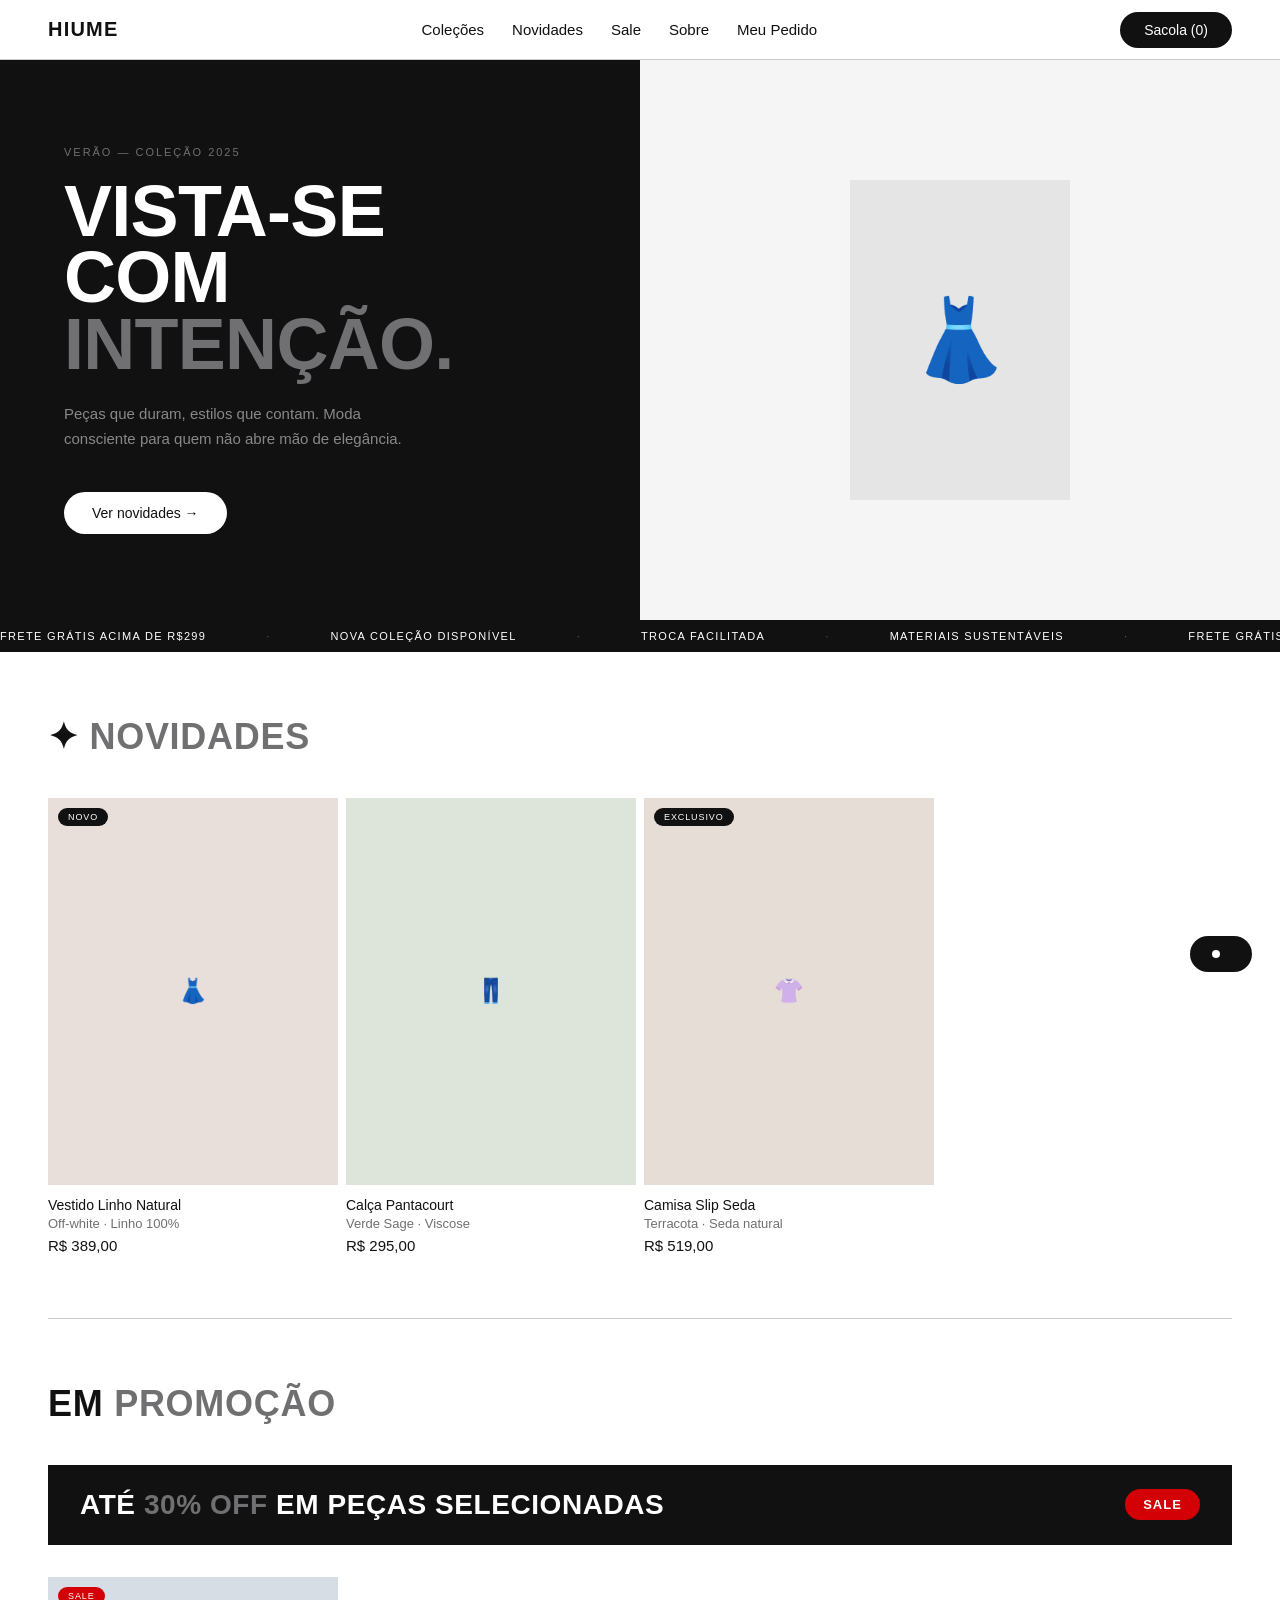
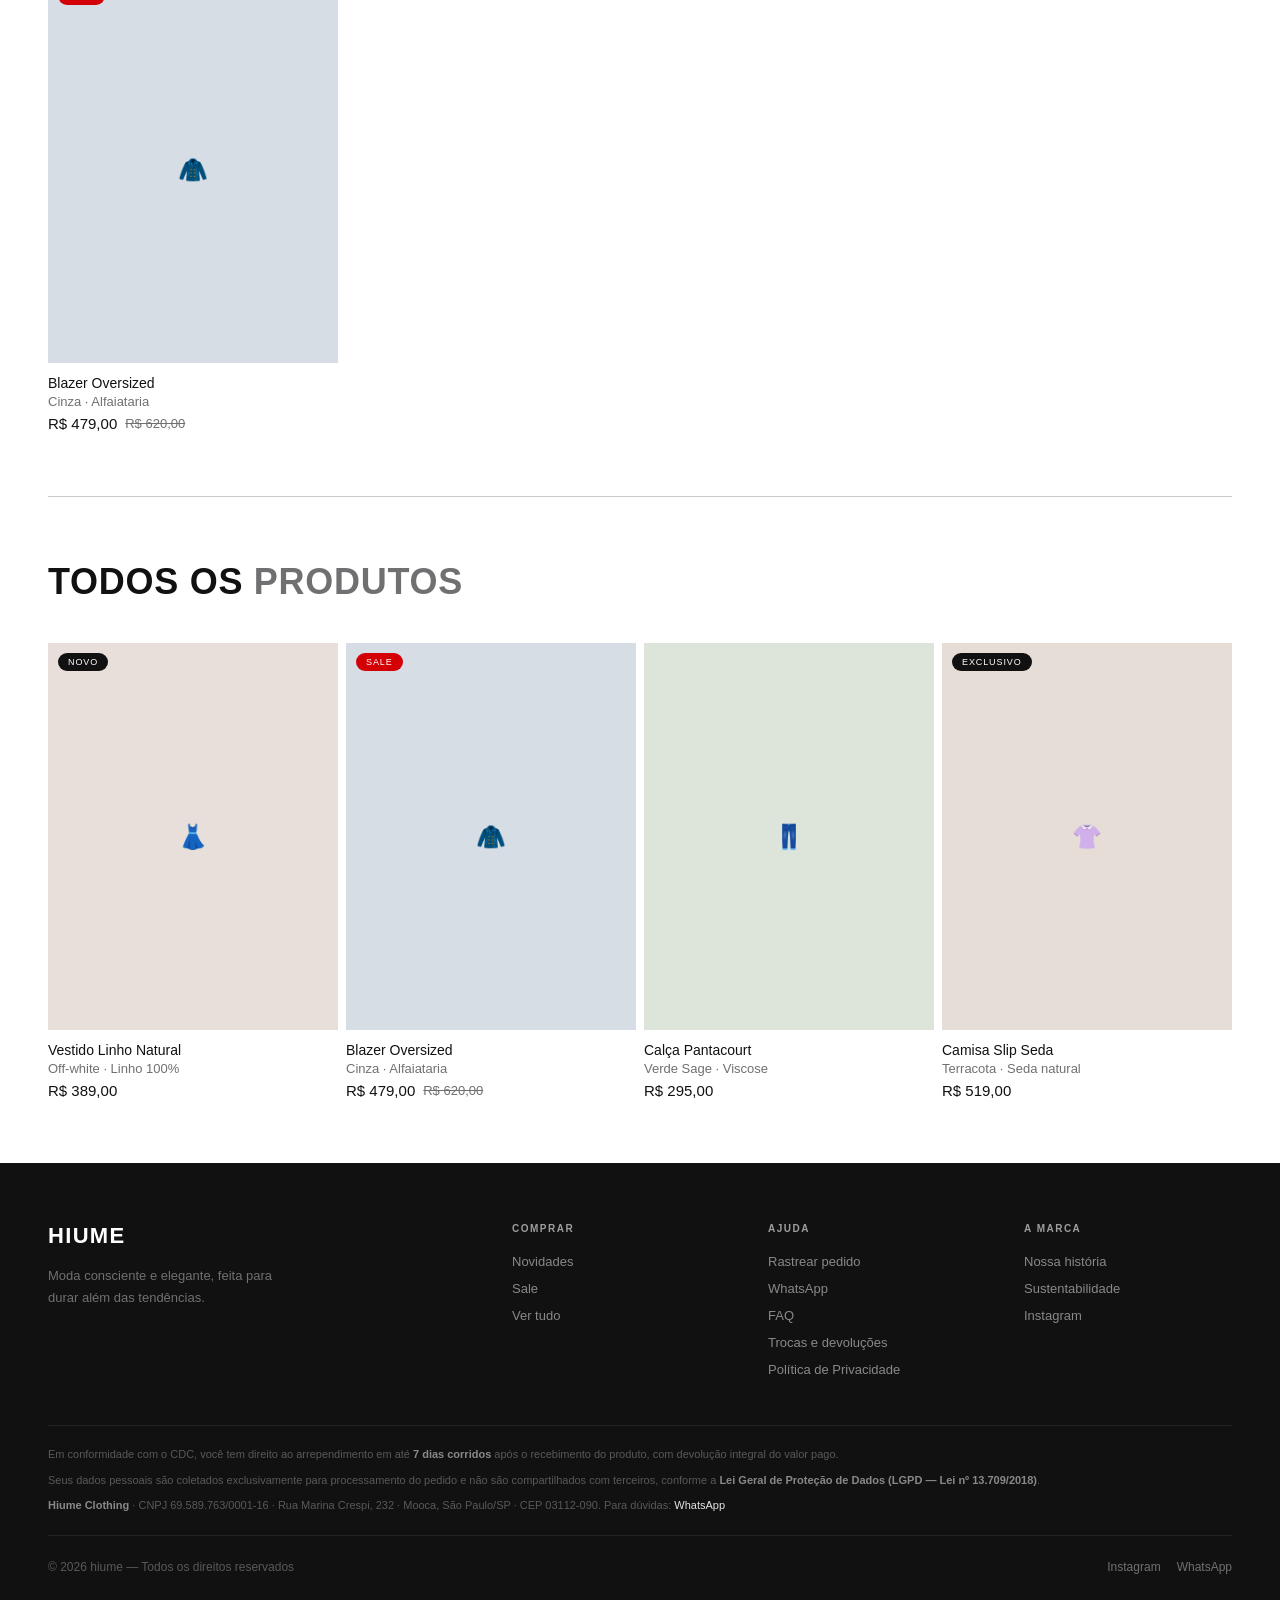
<file: mobile.html>
<!DOCTYPE html>
<html lang="pt-BR">
<head>
  <meta charset="UTF-8">
  <script>try{if(top!==self)top.location=self.location}catch(e){document.documentElement.remove()}</script>
<meta http-equiv="Content-Security-Policy" content="default-src 'self'; script-src 'self' 'unsafe-inline'; style-src 'self' 'unsafe-inline' https://fonts.googleapis.com; font-src https://fonts.gstatic.com; img-src 'self' data: https:; connect-src 'self' https://clothing-site-production.up.railway.app https://viacep.com.br; object-src 'none'; base-uri 'self'; form-action 'self'">
<meta name="referrer" content="strict-origin-when-cross-origin">
<meta name="viewport" content="width=device-width, initial-scale=1.0">
  <title id="page-title">hiume</title>
  <link rel="icon" href="favicon.svg" type="image/svg+xml">
  <link rel="icon" href="favicon-32.png" sizes="32x32" type="image/png">
  <link rel="apple-touch-icon" href="apple-touch-icon.png">
  <meta name="theme-color" content="#6E2539">
  <link rel="preconnect" href="https://fonts.googleapis.com">
  <link href="https://fonts.googleapis.com/css2?family=Barlow+Condensed:wght@400;600;700&family=Inter:wght@300;400;500;600&display=swap" rel="stylesheet">
  <style>
    :root {
      --bg: #F7F4F1;
      --white: #FFFFFF;
      --text: #111111;
      --text-off: #888;
      --border: #E0DAD4;
      --header-h: 56px;
    }
    * { margin: 0; padding: 0; box-sizing: border-box; -webkit-tap-highlight-color: transparent; }
    body { font-family: 'Inter', sans-serif; background: var(--bg); color: var(--text); min-height: 100dvh; overscroll-behavior: none; }

    /* HEADER */
    .header { position: fixed; top: 0; left: 0; right: 0; height: var(--header-h); background: var(--bg); border-bottom: 1px solid var(--border); display: grid; grid-template-columns: 1fr auto 1fr; align-items: center; padding: 0 16px; z-index: 100; }
    .header-logo { font-family: 'Barlow Condensed', sans-serif; font-weight: 700; font-size: 15px; letter-spacing: .18em; text-transform: uppercase; text-align: center; color: var(--text); white-space: nowrap; }
    .header-btn { background: none; border: none; cursor: pointer; padding: 8px; color: var(--text); display: flex; align-items: center; justify-content: center; position: relative; }
    .header-right { display: flex; justify-content: flex-end; }
    .cart-count { position: absolute; top: 4px; right: 4px; width: 16px; height: 16px; background: var(--text); color: #fff; border-radius: 50%; font-size: 9px; font-weight: 600; display: none; align-items: center; justify-content: center; }

    /* SCREENS */
    .screen { display: none; padding-top: var(--header-h); min-height: 100dvh; }
    .screen.active { display: block; }

    /* SECTIONS */
    .section { padding: 28px 0 4px; scroll-margin-top: var(--header-h); }
    .section-header { display: flex; align-items: baseline; justify-content: space-between; padding: 0 20px 14px; }
    .section-title { font-family: 'Barlow Condensed', sans-serif; font-size: 21px; font-weight: 700; letter-spacing: .06em; text-transform: uppercase; }
    .section-count { font-size: 11px; color: var(--text-off); letter-spacing: .04em; }

    /* CAROUSEL */
    .carousel { display: flex; gap: 12px; overflow-x: scroll; scroll-snap-type: x mandatory; padding: 0 20px 24px; scrollbar-width: none; -webkit-overflow-scrolling: touch; }
    .carousel::-webkit-scrollbar { display: none; }

    /* PRODUCT CARD */
    .product-card { flex: 0 0 72vw; scroll-snap-align: start; cursor: pointer; background: var(--white); border-radius: 14px; overflow: hidden; border: 1px solid var(--border); transition: transform .15s; -webkit-user-select: none; user-select: none; }
    .product-card:active { transform: scale(.97); }
    .card-image-wrap { position: relative; width: 100%; aspect-ratio: 4/5; background: #EDE8E3; overflow: hidden; }
    .card-image-wrap img { width: 100%; height: 100%; object-fit: cover; display: block; }
    .card-placeholder { width: 100%; height: 100%; display: flex; align-items: center; justify-content: center; font-size: 52px; }
    .card-tag { position: absolute; top: 10px; left: 10px; background: var(--text); color: #fff; font-size: 10px; font-weight: 600; letter-spacing: .08em; padding: 3px 9px; border-radius: 30px; text-transform: uppercase; }
    .card-sold-overlay { position: absolute; inset: 0; background: rgba(247,244,241,.75); display: flex; align-items: center; justify-content: center; font-size: 11px; font-weight: 600; letter-spacing: .12em; text-transform: uppercase; }
    .card-body { padding: 12px 14px 16px; }
    .card-name { font-weight: 600; font-size: 13px; line-height: 1.3; margin-bottom: 2px; }
    .card-subtitle { font-size: 11px; color: var(--text-off); margin-bottom: 10px; }
    .card-price-row { display: flex; align-items: baseline; gap: 7px; }
    .card-price { font-family: 'Barlow Condensed', sans-serif; font-size: 19px; font-weight: 700; }
    .card-old-price { font-size: 12px; color: var(--text-off); text-decoration: line-through; }

    /* PRODUCT DETAIL */
    .detail-back-bar { position: fixed; top: 0; left: 0; right: 0; height: var(--header-h); display: flex; align-items: center; padding: 0 16px; z-index: 100; pointer-events: none; }
    .detail-back-btn { pointer-events: all; background: rgba(247,244,241,.88); backdrop-filter: blur(10px); -webkit-backdrop-filter: blur(10px); border: 1px solid var(--border); border-radius: 30px; padding: 7px 16px; font-size: 13px; font-weight: 500; cursor: pointer; display: flex; align-items: center; gap: 6px; color: var(--text); }
    .detail-image-area { width: 100%; aspect-ratio: 4/5; background: #EDE8E3; overflow: hidden; }
    .detail-image-area img { width: 100%; height: 100%; object-fit: cover; display: block; transition: opacity .2s; }
    .detail-placeholder { width: 100%; height: 100%; display: flex; align-items: center; justify-content: center; font-size: 72px; }
    .detail-dots { display: flex; justify-content: center; gap: 6px; padding: 14px 0 0; }
    .detail-dot { width: 6px; height: 6px; border-radius: 50%; background: var(--border); transition: background .2s; cursor: pointer; }
    .detail-dot.active { background: var(--text); }
    .detail-body { padding: 22px 20px 40px; }
    .detail-tag { display: inline-block; background: var(--text); color: #fff; font-size: 10px; font-weight: 600; letter-spacing: .08em; padding: 3px 10px; border-radius: 30px; text-transform: uppercase; margin-bottom: 14px; }
    .detail-name { font-family: 'Barlow Condensed', sans-serif; font-size: 30px; font-weight: 700; letter-spacing: .02em; line-height: 1.05; margin-bottom: 4px; }
    .detail-subtitle { font-size: 13px; color: var(--text-off); margin-bottom: 18px; }
    .detail-price-row { display: flex; align-items: baseline; gap: 10px; margin-bottom: 28px; }
    .detail-price { font-family: 'Barlow Condensed', sans-serif; font-size: 34px; font-weight: 700; }
    .detail-old-price { font-size: 16px; color: var(--text-off); text-decoration: line-through; }
    .detail-label { font-size: 11px; font-weight: 600; letter-spacing: .1em; text-transform: uppercase; color: var(--text-off); margin-bottom: 6px; }
    .detail-size { font-size: 15px; font-weight: 500; letter-spacing: .04em; margin-bottom: 28px; }
    .detail-description { font-size: 14px; line-height: 1.65; color: #555; }
    .detail-cta { position: sticky; bottom: 0; background: var(--bg); border-top: 1px solid var(--border); padding: 14px 20px; padding-bottom: calc(14px + env(safe-area-inset-bottom)); }
    .btn-add { width: 100%; background: var(--text); color: #fff; border: none; border-radius: 30px; padding: 17px; font-size: 14px; font-weight: 600; letter-spacing: .07em; text-transform: uppercase; cursor: pointer; transition: opacity .15s; }
    .btn-add:active { opacity: .8; }
    .btn-add:disabled { background: #ccc; cursor: default; }

    /* DRAWER */
    .drawer-overlay { position: fixed; inset: 0; background: rgba(0,0,0,.38); z-index: 200; opacity: 0; pointer-events: none; transition: opacity .25s; }
    .drawer-overlay.open { opacity: 1; pointer-events: all; }
    .drawer { position: fixed; top: 0; left: 0; bottom: 0; width: 72vw; max-width: 290px; background: var(--white); z-index: 201; transform: translateX(-100%); transition: transform .28s cubic-bezier(.4,0,.2,1); display: flex; flex-direction: column; }
    .drawer.open { transform: translateX(0); }
    .drawer-top { padding: 44px 24px 20px; border-bottom: 1px solid var(--border); }
    .drawer-brand { font-family: 'Barlow Condensed', sans-serif; font-weight: 700; font-size: 13px; letter-spacing: .2em; text-transform: uppercase; color: var(--text-off); }
    .drawer-nav { flex: 1; padding: 8px 0; overflow-y: auto; }
    .drawer-item { display: flex; align-items: center; gap: 16px; padding: 15px 24px; font-size: 15px; font-weight: 500; cursor: pointer; color: var(--text); border: none; background: none; width: 100%; text-align: left; transition: background .1s; }
    .drawer-item:active { background: var(--bg); }
    .drawer-icon { font-size: 16px; width: 22px; text-align: center; color: var(--text-off); }
    .drawer-footer { padding: 16px 24px; padding-bottom: calc(16px + env(safe-area-inset-bottom)); border-top: 1px solid var(--border); }
    .drawer-admin-btn { display: flex; align-items: center; gap: 12px; font-size: 12px; color: var(--text-off); cursor: pointer; background: none; border: none; width: 100%; text-align: left; padding: 6px 0; }

    /* SKELETON */
    .skeleton-card { flex: 0 0 72vw; border-radius: 14px; overflow: hidden; border: 1px solid var(--border); background: var(--white); }
    .skeleton { background: linear-gradient(90deg, #EDE8E3 25%, #E4DDD8 50%, #EDE8E3 75%); background-size: 200% 100%; animation: shimmer 1.4s infinite; }
    @keyframes shimmer { 0% { background-position: 200% 0; } 100% { background-position: -200% 0; } }
    .skeleton-img { width: 100%; aspect-ratio: 4/5; }
    .skeleton-lines { padding: 12px 14px 16px; display: flex; flex-direction: column; gap: 7px; }
    .skeleton-line { height: 11px; border-radius: 4px; }

    /* TOAST */
    .toast { position: fixed; bottom: 28px; left: 50%; transform: translateX(-50%) translateY(70px); background: var(--text); color: #fff; padding: 10px 20px; border-radius: 30px; font-size: 13px; font-weight: 500; z-index: 500; transition: transform .28s cubic-bezier(.4,0,.2,1); white-space: nowrap; max-width: 90vw; overflow: hidden; text-overflow: ellipsis; }
    .toast.show { transform: translateX(-50%) translateY(0); }

    .empty { padding: 48px 24px; text-align: center; color: var(--text-off); font-size: 14px; width: 100%; }

    /* HERO */
    .hero {
      background: #111;
      display: flex;
      flex-direction: column;
      justify-content: flex-end;
      padding: 32px 28px 36px;
      position: relative;
      overflow: hidden;
    }
    .hero-visual {
      position: absolute;
      inset: 0;
      display: flex;
      align-items: center;
      justify-content: center;
      font-size: 120px;
      opacity: .10;
      pointer-events: none;
      user-select: none;
    }
    .hero-eyebrow {
      font-size: 10px;
      letter-spacing: .2em;
      text-transform: uppercase;
      color: rgba(255,255,255,.45);
      font-weight: 500;
      margin-bottom: 16px;
    }
    .hero-title {
      font-family: 'Barlow Condensed', sans-serif;
      font-size: 48px;
      line-height: .92;
      color: #fff;
      text-transform: uppercase;
      font-weight: 700;
      letter-spacing: -.01em;
      margin-bottom: 16px;
    }
    .hero-title em { color: rgba(255,255,255,.4); font-style: normal; }
    .hero-sub {
      font-size: 12px;
      color: rgba(255,255,255,.45);
      line-height: 1.65;
      margin-bottom: 28px;
      max-width: 260px;
    }
    .hero-btn {
      display: inline-flex;
      align-items: center;
      gap: 8px;
      background: #fff;
      color: #111;
      border: none;
      border-radius: 30px;
      padding: 12px 22px;
      font-size: 12px;
      font-weight: 600;
      letter-spacing: .06em;
      text-transform: uppercase;
      cursor: pointer;
      width: fit-content;
      transition: opacity .15s;
    }
    .hero-btn:active { opacity: .8; }
    /* ORDERS */
    .orders-body { padding: 28px 20px 60px; }
    .orders-title { font-family: 'Barlow Condensed', sans-serif; font-size: 26px; font-weight: 700; letter-spacing: .04em; text-transform: uppercase; margin-bottom: 6px; }
    .orders-sub { font-size: 13px; color: var(--text-off); margin-bottom: 24px; line-height: 1.5; }
    .search-order-box { background: var(--white); border: 1px solid var(--border); border-radius: 14px; padding: 20px; margin-bottom: 24px; }
    .search-order-label { font-size: 12px; color: var(--text-off); margin-bottom: 12px; letter-spacing: .02em; }
    .search-order-row { display: flex; gap: 8px; }
    .search-order-row input { flex: 1; border: 1px solid var(--border); border-radius: 10px; padding: 11px 14px; font-size: 14px; font-family: inherit; background: var(--bg); color: var(--text); outline: none; }
    .search-order-row input:focus { border-color: var(--text); }
    .search-order-row button { background: var(--text); color: #fff; border: none; border-radius: 10px; padding: 11px 18px; font-size: 13px; font-weight: 600; cursor: pointer; white-space: nowrap; }
    .order-meta { background: var(--white); border: 1px solid var(--border); border-radius: 14px; padding: 16px 20px; margin-bottom: 20px; }
    .om-row { display: flex; justify-content: space-between; align-items: baseline; padding: 8px 0; border-bottom: 1px solid var(--border); font-size: 13px; }
    .om-row:last-child { border-bottom: none; }
    .om-key { color: var(--text-off); }
    .om-val { font-weight: 600; text-align: right; max-width: 60%; }
    .progress-wrap { background: var(--white); border: 1px solid var(--border); border-radius: 14px; padding: 20px; margin-bottom: 20px; }
    .progress-title { font-size: 12px; font-weight: 600; letter-spacing: .1em; text-transform: uppercase; color: var(--text-off); margin-bottom: 20px; }
    .progress-step { display: flex; gap: 14px; }
    .step-line { display: flex; flex-direction: column; align-items: center; }
    .step-dot { width: 22px; height: 22px; border-radius: 50%; border: 2px solid var(--border); background: var(--bg); display: flex; align-items: center; justify-content: center; font-size: 10px; flex-shrink: 0; }
    .step-dot.done { background: var(--text); border-color: var(--text); color: #fff; }
    .step-dot.active { background: var(--white); border-color: var(--text); color: var(--text); font-size: 8px; }
    .step-connector { width: 2px; flex: 1; background: var(--border); margin: 3px 0; min-height: 20px; }
    .step-connector.done { background: var(--text); }
    .step-content { padding-bottom: 20px; padding-top: 2px; }
    .step-label { font-size: 14px; font-weight: 500; }
    .step-label.active { font-weight: 700; }
    .step-label.done { color: var(--text-off); }
    .step-date { font-size: 11px; color: var(--text-off); margin-top: 2px; }
    .order-items-wrap { background: var(--white); border: 1px solid var(--border); border-radius: 14px; padding: 16px 20px; margin-bottom: 20px; }
    .order-items-wrap h3 { font-size: 13px; font-weight: 600; letter-spacing: .06em; text-transform: uppercase; margin-bottom: 14px; color: var(--text-off); }
    .oi-item { display: flex; justify-content: space-between; align-items: baseline; padding: 8px 0; border-bottom: 1px solid var(--border); font-size: 13px; }
    .oi-item:last-child { border-bottom: none; }
    .oi-name { font-weight: 500; }
    .oi-qty { color: var(--text-off); font-size: 12px; }
    .order-error { color: #A32D2D; font-size: 14px; margin-top: 12px; }

    /* CHECKOUT SCREEN */
    .checkout-body { padding: 20px 20px 100px; }
    .checkout-title { font-family: 'Barlow Condensed', sans-serif; font-size: 26px; font-weight: 700; letter-spacing: .04em; text-transform: uppercase; margin-bottom: 24px; }
    .checkout-section { background: var(--white); border: 1px solid var(--border); border-radius: 14px; padding: 20px; margin-bottom: 16px; }
    .checkout-section h3 { font-size: 12px; font-weight: 600; letter-spacing: .1em; text-transform: uppercase; color: var(--text-off); margin-bottom: 16px; }
    .field { margin-bottom: 14px; }
    .field:last-child { margin-bottom: 0; }
    .field label { display: block; font-size: 11px; font-weight: 600; letter-spacing: .06em; text-transform: uppercase; color: var(--text-off); margin-bottom: 6px; }
    .field input, .field select { width: 100%; border: 1px solid var(--border); border-radius: 10px; padding: 12px 14px; font-size: 14px; font-family: inherit; background: var(--bg); color: var(--text); outline: none; -webkit-appearance: none; appearance: none; }
    .field input:focus { border-color: var(--text); }
    .field-row { display: grid; grid-template-columns: 1fr 1fr; gap: 10px; }
    .field-row-3 { display: grid; grid-template-columns: 2fr 1fr; gap: 10px; }
    .field-msg { font-size: 11px; margin-top: 4px; }
    .cep-wrap { position: relative; }
    .cep-loader { position: absolute; right: 12px; top: 50%; transform: translateY(-50%); width: 14px; height: 14px; border: 2px solid var(--border); border-top-color: var(--text); border-radius: 50%; display: none; animation: spin .6s linear infinite; }
    .cep-loader.active { display: block; }
    @keyframes spin { to { transform: translateY(-50%) rotate(360deg); } }
    .pay-methods { display: flex; gap: 8px; margin-bottom: 16px; }
    .pay-method { flex: 1; text-align: center; padding: 10px; border: 1.5px solid var(--border); border-radius: 10px; font-size: 13px; font-weight: 500; cursor: pointer; transition: all .15s; }
    .pay-method.active { border-color: var(--text); background: var(--text); color: #fff; }
    .pay-info { font-size: 12px; color: var(--text-off); line-height: 1.6; }
    .pay-info strong { color: #27500A; }
    .card-icons { display: flex; gap: 6px; margin-bottom: 10px; }
    .card-icon { font-size: 10px; font-weight: 700; border: 1px solid var(--border); border-radius: 4px; padding: 2px 6px; color: var(--text-off); }
    .os-item { display: flex; justify-content: space-between; align-items: center; padding: 8px 0; border-bottom: 1px solid var(--border); font-size: 13px; }
    .os-item:last-child { border-bottom: none; }
    .os-name { font-weight: 500; }
    .os-qty { font-size: 11px; color: var(--text-off); }
    .os-price { font-weight: 600; }
    .os-row { display: flex; justify-content: space-between; font-size: 13px; color: var(--text-off); padding: 4px 0; }
    .os-row.disc { color: #27500A; }
    .os-total { display: flex; justify-content: space-between; font-size: 17px; font-weight: 700; padding: 12px 0 0; margin-top: 8px; border-top: 1px solid var(--border); }
    .coupon-row { display: flex; gap: 8px; margin: 14px 0 0; }
    .coupon-row input { flex: 1; border: 1px solid var(--border); border-radius: 10px; padding: 10px 14px; font-size: 13px; font-family: inherit; background: var(--bg); outline: none; }
    .coupon-row input:focus { border-color: var(--text); }
    .coupon-row button { background: var(--bg); color: var(--text); border: 1px solid var(--border); border-radius: 10px; padding: 10px 16px; font-size: 12px; font-weight: 600; cursor: pointer; white-space: nowrap; }
    .checkout-cta { position: fixed; bottom: 0; left: 0; right: 0; background: var(--bg); border-top: 1px solid var(--border); padding: 14px 20px; padding-bottom: calc(14px + env(safe-area-inset-bottom)); z-index: 50; }
    .btn-place { width: 100%; background: var(--text); color: #fff; border: none; border-radius: 30px; padding: 17px; font-size: 14px; font-weight: 600; letter-spacing: .07em; text-transform: uppercase; cursor: pointer; }
    .btn-place:disabled { background: #ccc; cursor: default; }
    .secure-note { font-size: 11px; color: var(--text-off); text-align: center; margin-top: 8px; }
    .cta-legal { font-size: 10.5px; line-height: 1.5; color: var(--text-off); text-align: center; margin-top: 6px; }

    /* RODAPE LEGAL */
    .site-footer { border-top: 1px solid var(--border); background: var(--white); padding: 28px 20px calc(28px + env(safe-area-inset-bottom, 0px)); }
    .footer-brand { font-family: 'Barlow Condensed', sans-serif; font-weight: 700; font-size: 14px; letter-spacing: .18em; text-transform: uppercase; color: var(--text); margin-bottom: 14px; }
    .legal p { font-size: 11.5px; line-height: 1.65; color: var(--text-off); margin-bottom: 10px; }
    .legal p:last-child { margin-bottom: 0; }
    .legal strong { color: var(--text); font-weight: 600; }
    .legal a { color: var(--text); text-decoration: underline; text-underline-offset: 2px; }
    .footer-meta { margin-top: 18px; padding-top: 14px; border-top: 1px solid var(--border); font-size: 11px; color: var(--text-off); }

    /* LOADING OVERLAY */
    .loading-overlay { display: none; position: fixed; inset: 0; z-index: 1000; background: rgba(17,17,17,.55); align-items: center; justify-content: center; }
    .loading-overlay.open { display: flex; }
    .loading-box { background: var(--white); border-radius: 16px; padding: 28px 32px; display: flex; flex-direction: column; align-items: center; gap: 14px; }
    .loading-spinner { width: 28px; height: 28px; border: 3px solid var(--border); border-top-color: var(--text); border-radius: 50%; animation: spin .7s linear infinite; }
    .loading-msg { font-size: 13px; font-weight: 500; color: var(--text); }

    /* CONFIRM MODAL */
    .confirm-overlay { display: none; position: fixed; inset: 0; z-index: 600; background: rgba(0,0,0,.45); align-items: flex-end; justify-content: center; }
    .confirm-overlay.open { display: flex; }
    .confirm-modal { background: var(--white); border-radius: 20px 20px 0 0; width: 100%; padding: 24px 20px; padding-bottom: calc(20px + env(safe-area-inset-bottom)); max-height: 85dvh; overflow-y: auto; }
    .confirm-modal h3 { font-family: 'Barlow Condensed', sans-serif; font-size: 22px; font-weight: 700; text-transform: uppercase; margin-bottom: 20px; }
    .confirm-section { margin-bottom: 16px; padding-bottom: 16px; border-bottom: 1px solid var(--border); }
    .confirm-section:last-of-type { border-bottom: none; }
    .confirm-label { font-size: 11px; font-weight: 600; letter-spacing: .08em; text-transform: uppercase; color: var(--text-off); margin-bottom: 6px; }
    .confirm-value { font-size: 13px; line-height: 1.6; }
    .confirm-item { display: flex; justify-content: space-between; font-size: 13px; padding: 4px 0; }
    .confirm-total-row { display: flex; justify-content: space-between; font-size: 15px; font-weight: 700; margin-top: 10px; padding-top: 10px; border-top: 1px solid var(--border); }
    .confirm-actions { display: flex; gap: 10px; margin-top: 20px; }
    .btn-cancel-confirm { flex: 1; background: none; border: 1.5px solid var(--border); border-radius: 30px; padding: 14px; font-size: 13px; font-weight: 600; cursor: pointer; }
    .btn-confirm-pay { flex: 2; background: var(--text); color: #fff; border: none; border-radius: 30px; padding: 14px; font-size: 13px; font-weight: 600; cursor: pointer; }
    .btn-confirm-pay:disabled { background: #ccc; cursor: default; }

    /* STOCK ALERT */
    .stock-alert-overlay { display: none; position: fixed; inset: 0; z-index: 700; background: rgba(0,0,0,.5); align-items: center; justify-content: center; padding: 20px; }
    .stock-alert-overlay.open { display: flex; }
    .stock-alert-box { background: var(--white); border-radius: 16px; padding: 24px 20px; width: 100%; }
    .stock-alert-box h3 { font-size: 17px; font-weight: 700; margin-bottom: 12px; }
    .stock-alert-box p { font-size: 14px; color: var(--text-off); line-height: 1.6; margin-bottom: 12px; }
    .stock-alert-removed-item { font-size: 13px; color: #A32D2D; padding: 4px 0; }
    .stock-alert-actions { display: flex; flex-direction: column; gap: 8px; margin-top: 16px; }
    .btn-continue-cart { background: var(--text); color: #fff; border: none; border-radius: 30px; padding: 14px; font-size: 13px; font-weight: 600; cursor: pointer; }
    .btn-go-home { background: none; border: 1.5px solid var(--border); border-radius: 30px; padding: 14px; font-size: 13px; font-weight: 600; cursor: pointer; }

    /* CART BOTTOM SHEET */
    .cart-overlay { position: fixed; inset: 0; background: rgba(0,0,0,.38); z-index: 300; opacity: 0; pointer-events: none; transition: opacity .25s; }
    .cart-overlay.open { opacity: 1; pointer-events: all; }
    .cart-sheet { position: fixed; bottom: 0; left: 0; right: 0; background: var(--white); border-radius: 20px 20px 0 0; z-index: 301; transform: translateY(100%); transition: transform .3s cubic-bezier(.4,0,.2,1); display: flex; flex-direction: column; max-height: 85dvh; }
    .cart-sheet.open { transform: translateY(0); }
    .cart-handle { width: 36px; height: 4px; background: var(--border); border-radius: 2px; margin: 12px auto 4px; flex-shrink: 0; }
    .cart-hdr { display: flex; align-items: center; justify-content: space-between; padding: 12px 20px 14px; border-bottom: 1px solid var(--border); flex-shrink: 0; }
    .cart-hdr-title { font-family: 'Barlow Condensed', sans-serif; font-size: 20px; font-weight: 700; letter-spacing: .04em; text-transform: uppercase; }
    .cart-close-btn { background: none; border: none; font-size: 18px; cursor: pointer; color: var(--text-off); padding: 4px; line-height: 1; }
    .cart-items-list { flex: 1; overflow-y: auto; padding: 16px 20px; }
    .cart-empty-msg { text-align: center; color: var(--text-off); font-size: 14px; padding: 40px 0; }
    .cart-item { display: flex; gap: 12px; padding: 12px 0; border-bottom: 1px solid var(--border); }
    .cart-item:last-child { border-bottom: none; }
    .ci-img { width: 60px; height: 70px; border-radius: 8px; background: #EDE8E3; overflow: hidden; flex-shrink: 0; }
    .ci-img img { width: 100%; height: 100%; object-fit: cover; }
    .ci-img-ph { width: 100%; height: 100%; display: flex; align-items: center; justify-content: center; font-size: 24px; }
    .ci-info { flex: 1; }
    .ci-name { font-size: 13px; font-weight: 600; margin-bottom: 2px; }
    .ci-qty { font-size: 11px; color: var(--text-off); margin-bottom: 6px; }
    .ci-price { font-family: 'Barlow Condensed', sans-serif; font-size: 16px; font-weight: 700; }
    .ci-remove { background: none; border: none; color: var(--text-off); font-size: 16px; cursor: pointer; padding: 4px; align-self: flex-start; }
    .cart-footer-sheet { padding: 16px 20px; padding-bottom: calc(16px + env(safe-area-inset-bottom)); border-top: 1px solid var(--border); flex-shrink: 0; }
    .cart-totals { margin-bottom: 14px; }
    .cart-row { display: flex; justify-content: space-between; font-size: 13px; color: var(--text-off); margin-bottom: 6px; }
    .cart-total-row { display: flex; justify-content: space-between; font-size: 16px; font-weight: 700; margin-top: 10px; padding-top: 10px; border-top: 1px solid var(--border); }
    .btn-checkout { width: 100%; background: var(--text); color: #fff; border: none; border-radius: 30px; padding: 17px; font-size: 14px; font-weight: 600; letter-spacing: .07em; text-transform: uppercase; cursor: pointer; }
  </style>
</head>
<body>

<header class="header">
  <button class="header-btn" onclick="openDrawer()" aria-label="Menu">
    <svg width="22" height="22" viewBox="0 0 24 24" fill="none" stroke="currentColor" stroke-width="1.8" stroke-linecap="round">
      <line x1="3" y1="6" x2="21" y2="6"/>
      <line x1="3" y1="12" x2="21" y2="12"/>
      <line x1="3" y1="18" x2="21" y2="18"/>
    </svg>
  </button>
  <div class="header-logo brand-name" onclick="go('home')" style="cursor:pointer">hiume</div>
  <div class="header-right">
    <button class="header-btn" onclick="goToCart()" aria-label="Sacola">
      <svg width="22" height="22" viewBox="0 0 24 24" fill="none" stroke="currentColor" stroke-width="1.8" stroke-linecap="round" stroke-linejoin="round">
        <path d="M6 2L3 6v14a2 2 0 002 2h14a2 2 0 002-2V6l-3-4z"/>
        <line x1="3" y1="6" x2="21" y2="6"/>
        <path d="M16 10a4 4 0 01-8 0"/>
      </svg>
      <span class="cart-count" id="cart-count">0</span>
    </button>
  </div>
</header>

<!-- HOME -->
<div class="screen active" id="screen-home">

  <!-- HERO -->
  <div class="hero">
    <div class="hero-visual">&#128248;</div>
    <p class="hero-eyebrow">Ver&atilde;o &mdash; Cole&ccedil;&atilde;o 2025</p>
    <h1 class="hero-title">Vista-se<br>com <em>inten&ccedil;&atilde;o.</em></h1>
    <p class="hero-sub">Pe&ccedil;as que duram, estilos que contam. Moda consciente para quem n&atilde;o abre m&atilde;o de eleg&acirc;ncia.</p>
    <button class="hero-btn" onclick="jumpTo('carousel-new')">Ver novidades &rarr;</button>
  </div>

  <div class="section">
    <div class="section-header">
      <span class="section-title">Novidades</span>
      <span class="section-count" id="count-new"></span>
    </div>
    <div class="carousel" id="carousel-new">
      <div class="skeleton-card"><div class="skeleton skeleton-img"></div><div class="skeleton-lines"><div class="skeleton skeleton-line" style="width:65%"></div><div class="skeleton skeleton-line" style="width:42%"></div></div></div>
      <div class="skeleton-card"><div class="skeleton skeleton-img"></div><div class="skeleton-lines"><div class="skeleton skeleton-line" style="width:58%"></div><div class="skeleton skeleton-line" style="width:38%"></div></div></div>
    </div>
  </div>
  <div class="section">
    <div class="section-header">
      <span class="section-title">Em Promo&ccedil;&atilde;o</span>
      <span class="section-count" id="count-sale"></span>
    </div>
    <div class="carousel" id="carousel-sale">
      <div class="skeleton-card"><div class="skeleton skeleton-img"></div><div class="skeleton-lines"><div class="skeleton skeleton-line" style="width:65%"></div><div class="skeleton skeleton-line" style="width:42%"></div></div></div>
      <div class="skeleton-card"><div class="skeleton skeleton-img"></div><div class="skeleton-lines"><div class="skeleton skeleton-line" style="width:58%"></div><div class="skeleton skeleton-line" style="width:38%"></div></div></div>
    </div>
  </div>
  <div class="section">
    <div class="section-header">
      <span class="section-title">Todos</span>
      <span class="section-count" id="count-all"></span>
    </div>
    <div class="carousel" id="carousel-all">
      <div class="skeleton-card"><div class="skeleton skeleton-img"></div><div class="skeleton-lines"><div class="skeleton skeleton-line" style="width:65%"></div><div class="skeleton skeleton-line" style="width:42%"></div></div></div>
      <div class="skeleton-card"><div class="skeleton skeleton-img"></div><div class="skeleton-lines"><div class="skeleton skeleton-line" style="width:58%"></div><div class="skeleton skeleton-line" style="width:38%"></div></div></div>
    </div>
  </div>
  <div style="height:48px"></div>

  <!-- RODAPE LEGAL -->
  <footer class="site-footer">
    <div class="footer-brand brand-name">hiume</div>
    <div class="legal">
      <p>Em conformidade com o C&oacute;digo de Defesa do Consumidor, voc&ecirc; tem direito ao arrependimento em at&eacute; <strong>7 dias corridos</strong> ap&oacute;s o recebimento do produto, com devolu&ccedil;&atilde;o integral do valor pago.</p>
      <p>Seus dados pessoais s&atilde;o coletados exclusivamente para processar o seu pedido e n&atilde;o s&atilde;o compartilhados com terceiros, conforme a <strong>Lei Geral de Prote&ccedil;&atilde;o de Dados (LGPD &mdash; Lei n&ordm; 13.709/2018)</strong>. Para corrigir ou excluir seus dados, escreva para o e-mail abaixo.</p>
      <p>Pe&ccedil;as de brech&oacute; s&atilde;o &uacute;nicas e seminovas.</p>
      <p><strong>Hiume Clothing</strong> &middot; CNPJ 69.589.763/0001-16<br>Rua Marina Crespi, 232 &middot; Mooca, S&atilde;o Paulo/SP &middot; CEP 03112-090</p>
      <p><a href="/trocas">Trocas e devolu&ccedil;&otilde;es</a> &middot; <a href="/privacidade">Pol&iacute;tica de Privacidade</a></p>
      <p>Contato: <a href="mailto:contato@hiume.com.br">contato@hiume.com.br</a></p>
    </div>
    <div class="footer-meta">&copy; <span id="footer-year"></span> <span class="brand-name">hiume</span> &mdash; Todos os direitos reservados</div>
  </footer>
</div>

<!-- PRODUCT DETAIL -->
<div class="screen" id="screen-detail">
  <div class="detail-image-area" id="detail-image-area"></div>
  <div class="detail-dots" id="detail-dots"></div>
  <div class="detail-body" id="detail-body"></div>
  <div class="detail-cta">
    <button class="btn-add" id="btn-add">Adicionar &agrave; sacola</button>
  </div>
</div>

<!-- ORDERS -->
<div class="screen" id="screen-orders">
  <div class="orders-body">
    <div class="orders-title">Meus Pedidos</div>
    <p class="orders-sub">Acompanhe seu pedido pelo n&uacute;mero recebido por e-mail.</p>
    <div class="search-order-box">
      <div class="search-order-label">N&uacute;mero do pedido</div>
      <div class="search-order-row">
        <input type="text" id="order-search-input" placeholder="Ex: HIU250408-1234" autocomplete="off">
        <button onclick="searchOrder()">Buscar</button>
      </div>
    </div>
    <div id="order-status-content"></div>
  </div>
</div>

<!-- CART BOTTOM SHEET -->
<div class="cart-overlay" id="cart-overlay" onclick="closeCartOutside(event)">
  <div class="cart-sheet" id="cart-sheet">
    <div class="cart-handle" onclick="closeCart()"></div>
    <div class="cart-hdr">
      <span class="cart-hdr-title">Sacola</span>
      <button class="cart-close-btn" onclick="closeCart()">&#x2715;</button>
    </div>
    <div class="cart-items-list" id="cart-items-list"></div>
    <div class="cart-footer-sheet" id="cart-footer-sheet"></div>
  </div>
</div>

<!-- CHECKOUT -->
<div class="screen" id="screen-checkout">
  <div class="checkout-body">
    <div class="checkout-title">Finalizar pedido</div>

    <div class="checkout-section">
      <h3>Seus dados</h3>
      <div class="field"><label>Nome completo *</label><input type="text" id="c-name" placeholder="Maria Silva" autocomplete="name"></div>
      <div class="field-row">
        <div class="field"><label>E-mail *</label><input type="email" id="c-email" placeholder="maria@email.com" autocomplete="email"></div>
        <div class="field"><label>Telefone *</label><input type="tel" id="c-phone" placeholder="(11) 99999-9999" autocomplete="tel"></div>
      </div>
    </div>

    <div class="checkout-section">
      <h3>Endere&ccedil;o de entrega</h3>
      <div class="field" style="max-width:180px">
        <label>CEP *</label>
        <div class="cep-wrap">
          <input type="text" id="c-zip" placeholder="00000-000" maxlength="9" inputmode="numeric" autocomplete="postal-code" oninput="onCepInput(event)">
          <div class="cep-loader" id="cep-loader"></div>
        </div>
        <p class="field-msg" id="cep-msg"></p>
      </div>
      <div class="field"><label>Rua *</label><input type="text" id="c-street" placeholder="Av. Paulista" autocomplete="street-address"></div>
      <div class="field-row">
        <div class="field"><label>N&uacute;mero *</label><input type="text" id="c-number" placeholder="123" inputmode="numeric"></div>
        <div class="field"><label>Complemento</label><input type="text" id="c-complement" placeholder="Apto 42"></div>
      </div>
      <div class="field-row">
        <div class="field"><label>Bairro</label><input type="text" id="c-neighborhood" placeholder="Centro"></div>
        <div class="field"><label>Cidade *</label><input type="text" id="c-city" placeholder="S&atilde;o Paulo" autocomplete="address-level2"></div>
      </div>
      <div class="field" style="max-width:100px"><label>Estado</label><input type="text" id="c-state" placeholder="SP" maxlength="2" style="text-transform:uppercase" autocomplete="address-level1"></div>
    </div>

    <div class="checkout-section">
      <h3>Forma de pagamento</h3>
      <div class="pay-methods">
        <div class="pay-method active" id="pm-card" onclick="setPayMethod('card')">Cart&atilde;o</div>
        <div class="pay-method" id="pm-pix" onclick="setPayMethod('pix')">Pix</div>
      </div>
      <div id="pay-card-area">
        <div class="card-icons"><span class="card-icon">VISA</span><span class="card-icon">MC</span><span class="card-icon">ELO</span><span class="card-icon">AMEX</span></div>
        <p class="pay-info">Voc&ecirc; ser&aacute; redirecionado ao Mercado Pago para inserir os dados do cart&atilde;o com seguran&ccedil;a.</p>
      </div>
      <div id="pay-pix-area" style="display:none">
        <p class="pay-info">Ap&oacute;s confirmar, voc&ecirc; receber&aacute; um QR Code Pix v&aacute;lido por 30 minutos.<br><br><strong>5% de desconto</strong> para pagamentos via Pix!</p>
      </div>
    </div>

    <div class="checkout-section">
      <h3>Resumo do pedido</h3>
      <div id="os-items"></div>
      <div class="coupon-row">
        <input type="text" id="coupon-input" placeholder="Cupom de desconto">
        <button onclick="applyCoupon()">Aplicar</button>
      </div>
      <div id="os-totals"></div>
    </div>
  </div>

  <div class="checkout-cta">
    <button class="btn-place" id="btn-place" onclick="placeOrder()"><span id="btn-place-text">Confirmar e pagar</span></button>
    <p class="secure-note">&#128274; Pagamento processado pelo Mercado Pago</p>
    <p class="cta-legal">Voc&ecirc; tem direito ao arrependimento em at&eacute; 7 dias corridos ap&oacute;s receber o produto, com devolu&ccedil;&atilde;o integral do valor pago.</p>
  </div>
</div>

<!-- LOADING -->
<div class="loading-overlay" id="loading-overlay">
  <div class="loading-box">
    <div class="loading-spinner"></div>
    <div class="loading-msg" id="loading-msg">Processando...</div>
  </div>
</div>

<!-- CONFIRM MODAL -->
<div class="confirm-overlay" id="confirm-overlay" onclick="closeConfirmModal(event)">
  <div class="confirm-modal">
    <h3>Confirmar pedido</h3>
    <div class="confirm-section">
      <div class="confirm-label">Itens do pedido</div>
      <div id="confirm-items"></div>
      <div class="confirm-total-row"><span>Total</span><span id="confirm-total"></span></div>
    </div>
    <div class="confirm-section">
      <div class="confirm-label">Seus dados</div>
      <div id="confirm-personal" class="confirm-value"></div>
    </div>
    <div class="confirm-section">
      <div class="confirm-label">Endere&ccedil;o de entrega</div>
      <div id="confirm-address" class="confirm-value"></div>
    </div>
    <div class="confirm-section">
      <div class="confirm-label">Forma de pagamento</div>
      <div id="confirm-payment" class="confirm-value"></div>
    </div>
    <div class="confirm-actions">
      <button class="btn-cancel-confirm" onclick="closeConfirmModal()">Editar dados</button>
      <button class="btn-confirm-pay" id="btn-confirm-pay" onclick="submitOrder()">Confirmar e pagar</button>
    </div>
  </div>
</div>

<!-- STOCK ALERT -->
<div class="stock-alert-overlay" id="stock-alert-overlay">
  <div class="stock-alert-box">
    <h3>Produto esgotado</h3>
    <p id="stock-alert-msg"></p>
    <div id="stock-alert-removed"></div>
    <div class="stock-alert-actions" id="stock-alert-actions"></div>
  </div>
</div>

<!-- DRAWER -->
<div class="drawer-overlay" id="drawer-overlay" onclick="closeDrawer()"></div>
<div class="drawer" id="drawer">
  <div class="drawer-top"><div class="drawer-brand brand-name">hiume</div></div>
  <nav class="drawer-nav">
    <button class="drawer-item" onclick="jumpTo('carousel-new')"><span class="drawer-icon">&#10022;</span> Novidades</button>
    <button class="drawer-item" onclick="jumpTo('carousel-sale')"><span class="drawer-icon">%</span> Em Promo&ccedil;&atilde;o</button>
    <button class="drawer-item" onclick="jumpTo('carousel-all')"><span class="drawer-icon">&#9632;</span> Todos os Produtos</button>
    <button class="drawer-item" onclick="go('orders')"><span class="drawer-icon">&#9203;</span> Meus Pedidos</button>
  </nav>
  <div class="drawer-footer">
    <button class="drawer-admin-btn" onclick="closeDrawer();showToast('Admin disponivel na versao completa')">
      <svg width="14" height="14" viewBox="0 0 24 24" fill="none" stroke="currentColor" stroke-width="2" stroke-linecap="round" stroke-linejoin="round"><circle cx="12" cy="12" r="3"/><path d="M19.07 4.93a10 10 0 010 14.14M4.93 4.93a10 10 0 000 14.14"/></svg>
      &Aacute;rea Admin
    </button>
  </div>
</div>

<div class="toast" id="toast"></div>

<script>
if (window.innerWidth >= 768) {
  location.replace('index.html' + location.search + location.hash);
}

// Esconde a home imediatamente se o hash apontar para outra tela,
// evitando o flash da home antes dos produtos carregarem
(function() {
  var hash = location.hash.replace('#', '');
  if (hash && hash !== 'home') {
    var el = document.getElementById('screen-home');
    if (el) el.classList.remove('active');
  }
})();

// -- NOME DA MARCA: altere aqui para mudar em toda a versao mobile --
var BRAND_NAME = 'hiume';
document.getElementById('page-title').textContent = BRAND_NAME;
document.querySelectorAll('.brand-name').forEach(function(el) { el.textContent = BRAND_NAME; });
document.getElementById('footer-year').textContent = new Date().getFullYear();

var API = 'https://clothing-site-production.up.railway.app';
var products = [], cart = [], current = 'home';
var currentProduct = null, imgIndex = 0;

var ORDER_STEPS = [
  { key: 'received',    label: 'Pedido recebido' },
  { key: 'confirmed',   label: 'Pagamento confirmado' },
  { key: 'dispatched',  label: 'Despachado' },
  { key: 'in_transit',  label: 'Em tr\u00e2nsito' },
  { key: 'delivered',   label: 'Entregue' }
];

// \u2500\u2500 UTILS \u2500\u2500\u2500\u2500\u2500\u2500\u2500\u2500\u2500\u2500\u2500\u2500\u2500\u2500\u2500\u2500\u2500\u2500\u2500\u2500\u2500\u2500\u2500\u2500\u2500\u2500\u2500\u2500\u2500\u2500\u2500\u2500\u2500\u2500\u2500\u2500\u2500\u2500\u2500\u2500\u2500\u2500\u2500\u2500\u2500\u2500\u2500\u2500\u2500\u2500\u2500\u2500\u2500\u2500\u2500\u2500\u2500\u2500
function fmt(n) { return 'R$ ' + Number(n).toFixed(2).replace('.', ','); }
function esc(s) { return String(s).replace(/&/g,'&amp;').replace(/</g,'&lt;').replace(/>/g,'&gt;').replace(/"/g,'&quot;').replace(/'/g,'&#39;'); }
function firstImage(p) {
  if (!p.images) return null;
  var list = p.images.split('\n').map(function(s){ return s.trim(); }).filter(Boolean);
  return list[0] || null;
}

// \u2500\u2500 NAVIGATION (hash-based) \u2500\u2500\u2500\u2500\u2500\u2500\u2500\u2500\u2500\u2500\u2500\u2500\u2500\u2500\u2500\u2500\u2500\u2500\u2500\u2500\u2500\u2500\u2500\u2500\u2500\u2500\u2500\u2500\u2500\u2500\u2500\u2500\u2500\u2500\u2500\u2500\u2500\u2500\u2500\u2500
function go(screen, hashOverride) {
  closeDrawer();
  var screens = document.querySelectorAll('.screen');
  for (var i = 0; i < screens.length; i++) { screens[i].classList.remove('active'); }
  document.getElementById('screen-' + screen).classList.add('active');
  current = screen;
  location.hash = hashOverride || screen;
  window.scrollTo(0, 0);
}

function goBack() {
  location.hash = 'home';
  go('home');
}

function restoreFromHash() {
  var hash = location.hash.replace('#', '');
  if (!hash || hash === 'home') return;
  if (hash === 'orders')   { go('orders');   return; }
  if (hash === 'checkout') { go('checkout'); renderOrderSummary(); return; }
  if (hash.indexOf('product-') === 0) {
    var id = parseInt(hash.replace('product-', ''), 10);
    if (id) { openProduct(id, true); }
    return;
  }
}

window.addEventListener('popstate', function() {
  var hash = location.hash.replace('#', '');
  if (!hash || hash === 'home') { go('home'); return; }
  if (hash === 'orders')   { go('orders');   return; }
  if (hash === 'checkout') { go('checkout'); renderOrderSummary(); return; }
  if (hash.indexOf('product-') === 0) {
    var id = parseInt(hash.replace('product-', ''), 10);
    if (id) openProduct(id, true);
  }
});

function jumpTo(carouselId) {
  closeDrawer();
  if (current !== 'home') {
    go('home');
    setTimeout(function() { scrollToSection(carouselId); }, 80);
  } else {
    scrollToSection(carouselId);
  }
}

function scrollToSection(id) {
  var el = document.getElementById(id);
  if (el) { el.closest('.section').scrollIntoView({ behavior: 'smooth', block: 'start' }); }
}

// \u2500\u2500 DATA \u2500\u2500\u2500\u2500\u2500\u2500\u2500\u2500\u2500\u2500\u2500\u2500\u2500\u2500\u2500\u2500\u2500\u2500\u2500\u2500\u2500\u2500\u2500\u2500\u2500\u2500\u2500\u2500\u2500\u2500\u2500\u2500\u2500\u2500\u2500\u2500\u2500\u2500\u2500\u2500\u2500\u2500\u2500\u2500\u2500\u2500\u2500\u2500\u2500\u2500\u2500\u2500\u2500\u2500\u2500\u2500\u2500\u2500
function fetchProducts() {
  fetch(API + '/api/products')
    .then(function(r) { return r.json(); })
    .then(function(data) {
      products = data.filter(function(p) { return p.active !== false; });
      renderAll();
      checkReturnFromMP();
      restoreFromHash();
    })
    .catch(function() { showToast('Erro ao carregar produtos'); });
}

// \u2500\u2500 RENDER CAROUSELS \u2500\u2500\u2500\u2500\u2500\u2500\u2500\u2500\u2500\u2500\u2500\u2500\u2500\u2500\u2500\u2500\u2500\u2500\u2500\u2500\u2500\u2500\u2500\u2500\u2500\u2500\u2500\u2500\u2500\u2500\u2500\u2500\u2500\u2500\u2500\u2500\u2500\u2500\u2500\u2500\u2500\u2500\u2500\u2500\u2500\u2500
function renderAll() {
  var news  = products.filter(function(p) { return p.is_new; });
  var sales = products.filter(function(p) { return p.is_sale; });
  render('carousel-new',  news,     'count-new');
  render('carousel-sale', sales,    'count-sale');
  render('carousel-all',  products, 'count-all');
}

function render(cid, items, countId) {
  var el = document.getElementById(cid);
  var n  = items.length;
  document.getElementById(countId).textContent = n ? n + (n === 1 ? ' item' : ' itens') : '';
  if (!n) { el.innerHTML = '<div class="empty">Nenhum produto</div>'; return; }
  el.innerHTML = items.map(cardHTML).join('');
}

function cardHTML(p) {
  var img   = firstImage(p);
  var imgEl = img
    ? '<img src="' + esc(img) + '" alt="' + esc(p.name) + '" loading="lazy">'
    : '<div class="card-placeholder">' + (p.emoji || '&#128248;') + '</div>';
  var tag  = p.tag  ? '<span class="card-tag">' + esc(p.tag) + '</span>' : '';
  var sold = p.stock === 0 ? '<div class="card-sold-overlay">Esgotado</div>' : '';
  var oldP = p.old_price ? '<span class="card-old-price">' + fmt(p.old_price) + '</span>' : '';
  return '<div class="product-card" onclick="openProduct(' + p.id + ')">'
    + '<div class="card-image-wrap">' + imgEl + tag + sold + '</div>'
    + '<div class="card-body">'
    + '<div class="card-name">' + esc(p.name) + '</div>'
    + '<div class="card-subtitle">' + esc(p.subtitle || '') + '</div>'
    + '<div class="card-price-row"><span class="card-price">' + fmt(p.price) + '</span>' + oldP + '</div>'
    + '</div></div>';
}

// \u2500\u2500 PRODUCT DETAIL \u2500\u2500\u2500\u2500\u2500\u2500\u2500\u2500\u2500\u2500\u2500\u2500\u2500\u2500\u2500\u2500\u2500\u2500\u2500\u2500\u2500\u2500\u2500\u2500\u2500\u2500\u2500\u2500\u2500\u2500\u2500\u2500\u2500\u2500\u2500\u2500\u2500\u2500\u2500\u2500\u2500\u2500\u2500\u2500\u2500\u2500\u2500\u2500
function openProduct(id, fromHash) {
  currentProduct = null;
  for (var i = 0; i < products.length; i++) { if (products[i].id === id) { currentProduct = products[i]; break; } }
  if (!currentProduct) return;
  var p = currentProduct;
  var imgs = p.images ? p.images.split('\n').map(function(s){ return s.trim(); }).filter(Boolean) : [];
  imgIndex = 0;

  var area = document.getElementById('detail-image-area');
  area.innerHTML = imgs.length
    ? '<img id="detail-img" src="' + esc(imgs[0]) + '" alt="' + esc(p.name) + '">'
    : '<div class="detail-placeholder">' + (p.emoji || '&#128248;') + '</div>';

  var dotsEl = document.getElementById('detail-dots');
  if (imgs.length > 1) {
    var dotHTML = '';
    for (var d = 0; d < imgs.length; d++) {
      dotHTML += '<div class="detail-dot' + (d===0?' active':'') + '" onclick="switchImg(' + d + ')"></div>';
    }
    dotsEl.innerHTML = dotHTML;
    dotsEl.style.display = 'flex';
    var sx = 0;
    area.addEventListener('touchstart', function(e) { sx = e.touches[0].clientX; }, { passive: true });
    area.addEventListener('touchend', function(e) {
      var dx = e.changedTouches[0].clientX - sx;
      if (Math.abs(dx) < 40) return;
      if (dx < 0 && imgIndex < imgs.length - 1) switchImg(imgIndex + 1);
      if (dx > 0 && imgIndex > 0)               switchImg(imgIndex - 1);
    }, { passive: true });
  } else {
    dotsEl.style.display = 'none';
  }

  var tagHTML  = p.tag ? '<div class="detail-tag">' + esc(p.tag) + '</div>' : '';
  var oldPHTML = p.old_price ? '<span class="detail-old-price">' + fmt(p.old_price) + '</span>' : '';
  var sizeText = p.sizes ? p.sizes.replace(/,/g, '  &middot;  ') : 'Tamanho &uacute;nico';
  var descHTML = p.description ? '<p class="detail-description">' + esc(p.description) + '</p>' : '';

  document.getElementById('detail-body').innerHTML = tagHTML
    + '<h1 class="detail-name">' + esc(p.name) + '</h1>'
    + '<p class="detail-subtitle">' + esc(p.subtitle || '') + '</p>'
    + '<div class="detail-price-row"><span class="detail-price">' + fmt(p.price) + '</span>' + oldPHTML + '</div>'
    + '<div class="detail-label">Tamanho</div>'
    + '<div class="detail-size">' + sizeText + '</div>'
    + descHTML;

  var btn = document.getElementById('btn-add');
  if (p.stock === 0) {
    btn.textContent = 'Esgotado';
    btn.disabled = true;
  } else {
    var inCart = cart.some(function(i){ return i.id === p.id; });
    btn.textContent = inCart ? 'J\u00e1 na sacola' : 'Adicionar \u00e0 sacola';
    btn.disabled = inCart;
    if (!inCart) btn.onclick = (function(prod){ return function(){ addToCart(prod); }; })(p);
  }

  go('detail', 'product-' + p.id);
  window.scrollTo(0, 0);
}

function switchImg(idx) {
  if (!currentProduct) return;
  var imgs = currentProduct.images
    ? currentProduct.images.split('\n').map(function(s){ return s.trim(); }).filter(Boolean) : [];
  var el = document.getElementById('detail-img');
  if (!el || !imgs[idx]) return;
  el.style.opacity = '0';
  setTimeout(function(){ el.src = imgs[idx]; el.style.opacity = '1'; }, 150);
  imgIndex = idx;
  var dots = document.querySelectorAll('.detail-dot');
  for (var i = 0; i < dots.length; i++) { dots[i].classList.toggle('active', i === idx); }
}

// \u2500\u2500 ORDERS \u2500\u2500\u2500\u2500\u2500\u2500\u2500\u2500\u2500\u2500\u2500\u2500\u2500\u2500\u2500\u2500\u2500\u2500\u2500\u2500\u2500\u2500\u2500\u2500\u2500\u2500\u2500\u2500\u2500\u2500\u2500\u2500\u2500\u2500\u2500\u2500\u2500\u2500\u2500\u2500\u2500\u2500\u2500\u2500\u2500\u2500\u2500\u2500\u2500\u2500\u2500\u2500\u2500\u2500\u2500\u2500
function searchOrder() {
  var num = document.getElementById('order-search-input').value.trim().toUpperCase();
  if (!num) { showToast('Digite o n\u00famero do pedido'); return; }
  var content = document.getElementById('order-status-content');
  content.innerHTML = '<p style="font-size:13px;color:var(--text-off);padding:12px 0">Buscando...</p>';
  fetch(API + '/api/orders/' + encodeURIComponent(num))
    .then(function(r) {
      if (!r.ok) throw new Error('not found');
      return r.json();
    })
    .then(function(order) { renderOrderStatus(order); })
    .catch(function() {
      content.innerHTML = '<p class="order-error">Pedido n\u00e3o encontrado. Verifique o n\u00famero.</p>';
    });
}

function renderOrderStatus(order) {
  var statusIndex = -1;
  for (var s = 0; s < ORDER_STEPS.length; s++) {
    if (ORDER_STEPS[s].key === order.order_status) { statusIndex = s; break; }
  }
  var payLabels   = { approved: 'Aprovado', pending: 'Pendente', rejected: 'Recusado' };
  var methodLabels = { card: 'Cart\u00e3o', pix: 'Pix', boleto: 'Boleto' };

  var stepsHTML = '';
  for (var i = 0; i < ORDER_STEPS.length; i++) {
    var step     = ORDER_STEPS[i];
    var isDone   = i < statusIndex;
    var isActive = i === statusIndex;
    var isLast   = i === ORDER_STEPS.length - 1;
    var dotCls   = isDone ? ' done' : isActive ? ' active' : '';
    var lblCls   = isDone ? ' done' : isActive ? ' active' : '';
    var conCls   = isDone ? ' done' : '';
    var histEntry = null;
    if (order.history) {
      for (var h = 0; h < order.history.length; h++) {
        if (order.history[h].status === step.key) { histEntry = order.history[h]; break; }
      }
    }
    var dateStr = histEntry ? new Date(histEntry.created_at).toLocaleString('pt-BR') : '';
    stepsHTML += '<div class="progress-step">'
      + '<div class="step-line">'
      + '<div class="step-dot' + dotCls + '">' + (isDone ? '&#10003;' : isActive ? '&#9679;' : '') + '</div>'
      + (!isLast ? '<div class="step-connector' + conCls + '"></div>' : '')
      + '</div>'
      + '<div class="step-content">'
      + '<div class="step-label' + lblCls + '">' + step.label + '</div>'
      + (dateStr ? '<div class="step-date">' + dateStr + '</div>' : '')
      + '</div></div>';
  }

  var items = typeof order.items === 'string' ? JSON.parse(order.items) : order.items;
  var itemsHTML = '';
  for (var j = 0; j < items.length; j++) {
    var it = items[j];
    itemsHTML += '<div class="oi-item">'
      + '<span class="oi-name">' + esc(it.name) + '</span>'
      + '<span class="oi-qty">x' + it.qty + ' &mdash; ' + fmt(it.price * it.qty) + '</span>'
      + '</div>';
  }

  document.getElementById('order-status-content').innerHTML =
    '<div class="order-meta">'
    + '<div class="om-row"><span class="om-key">Pedido</span><span class="om-val">' + esc(order.order_number) + '</span></div>'
    + '<div class="om-row"><span class="om-key">Cliente</span><span class="om-val">' + esc(order.customer_name) + '</span></div>'
    + '<div class="om-row"><span class="om-key">Pagamento</span><span class="om-val">' + esc(methodLabels[order.payment_method] || order.payment_method || '-') + ' &mdash; ' + esc(payLabels[order.payment_status] || order.payment_status) + '</span></div>'
    + '<div class="om-row"><span class="om-key">Total</span><span class="om-val">' + fmt(order.total) + '</span></div>'
    + '<div class="om-row"><span class="om-key">Data</span><span class="om-val">' + new Date(order.created_at).toLocaleDateString('pt-BR') + '</span></div>'
    + '</div>'
    + '<div class="progress-wrap"><div class="progress-title">Progresso do pedido</div>' + stepsHTML + '</div>'
    + '<div class="order-items-wrap"><h3>Itens</h3>' + itemsHTML + '<div class="cart-total-row"><span>Total</span><span>' + fmt(order.total) + '</span></div></div>';
}

// \u2500\u2500 CART \u2500\u2500\u2500\u2500\u2500\u2500\u2500\u2500\u2500\u2500\u2500\u2500\u2500\u2500\u2500\u2500\u2500\u2500\u2500\u2500\u2500\u2500\u2500\u2500\u2500\u2500\u2500\u2500\u2500\u2500\u2500\u2500\u2500\u2500\u2500\u2500\u2500\u2500\u2500\u2500\u2500\u2500\u2500\u2500\u2500\u2500\u2500\u2500\u2500\u2500\u2500\u2500\u2500\u2500\u2500\u2500\u2500\u2500
function addToCart(p) {
  for (var i = 0; i < cart.length; i++) {
    if (cart[i].id === p.id) { showToast('Item j\u00e1 est\u00e1 na sua sacola'); return; }
  }
  cart.push({ id: p.id, product: p, qty: 1 });
  updateCartBadge();
  showToast(p.name + ' adicionado \u00e0 sacola');
}

function removeFromCart(id) {
  cart = cart.filter(function(i) { return i.id !== id; });
  updateCartBadge();
  renderCartPanel();
}

function updateCartBadge() {
  var n = 0;
  for (var i = 0; i < cart.length; i++) { n += cart[i].qty; }
  var el = document.getElementById('cart-count');
  el.textContent = n;
  el.style.display = n > 0 ? 'flex' : 'none';
}

function goToCart() { openCart(); }

function openCart() {
  renderCartPanel();
  document.getElementById('cart-overlay').classList.add('open');
  document.getElementById('cart-sheet').classList.add('open');
  document.body.style.overflow = 'hidden';
}

function closeCart() {
  document.getElementById('cart-overlay').classList.remove('open');
  document.getElementById('cart-sheet').classList.remove('open');
  document.body.style.overflow = '';
}

function closeCartOutside(e) {
  if (e.target === document.getElementById('cart-overlay')) closeCart();
}

function renderCartPanel() {
  var list   = document.getElementById('cart-items-list');
  var footer = document.getElementById('cart-footer-sheet');
  if (!cart.length) {
    list.innerHTML = '<div class="cart-empty-msg">Sua sacola est\u00e1 vazia.</div>';
    footer.innerHTML = '';
    return;
  }
  var html = '';
  for (var i = 0; i < cart.length; i++) {
    var item = cart[i], p = item.product;
    var img  = firstImage(p);
    var imgEl = img
      ? '<img src="' + esc(img) + '" alt="' + esc(p.name) + '">'
      : '<div class="ci-img-ph">' + (p.emoji || '&#128248;') + '</div>';
    html += '<div class="cart-item">'
      + '<div class="ci-img">' + imgEl + '</div>'
      + '<div class="ci-info">'
      + '<div class="ci-name">' + esc(p.name) + '</div>'
      + '<div class="ci-qty">Qtd. ' + item.qty + '</div>'
      + '<div class="ci-price">' + fmt(p.price * item.qty) + '</div>'
      + '</div>'
      + '<button class="ci-remove" onclick="removeFromCart(' + p.id + ')">&#x2715;</button>'
      + '</div>';
  }
  list.innerHTML = html;

  var sub   = cart.reduce(function(a,i){ return a + (i.product.old_price || i.product.price) * i.qty; }, 0);
  var disc  = cart.reduce(function(a,i){ return i.product.old_price ? a + (i.product.old_price - i.product.price) * i.qty : a; }, 0);
  var total = sub - disc;
  var frete = total >= 299 ? 0 : 19.90;
  footer.innerHTML = '<div class="cart-totals">'
    + '<div class="cart-row"><span>Subtotal</span><span>' + fmt(sub) + '</span></div>'
    + (disc > 0 ? '<div class="cart-row"><span>Desconto</span><span>- ' + fmt(disc) + '</span></div>' : '')
    + '<div class="cart-row"><span>Frete</span><span>' + (frete === 0 ? 'Gr\u00e1tis' : fmt(frete)) + '</span></div>'
    + '<div class="cart-total-row"><span>Total</span><span>' + fmt(total + frete) + '</span></div>'
    + '</div>'
    + '<button class="btn-checkout" onclick="goCheckout()">Finalizar compra &rarr;</button>';
}

// \u2500\u2500 DRAWER \u2500\u2500\u2500\u2500\u2500\u2500\u2500\u2500\u2500\u2500\u2500\u2500\u2500\u2500\u2500\u2500\u2500\u2500\u2500\u2500\u2500\u2500\u2500\u2500\u2500\u2500\u2500\u2500\u2500\u2500\u2500\u2500\u2500\u2500\u2500\u2500\u2500\u2500\u2500\u2500\u2500\u2500\u2500\u2500\u2500\u2500\u2500\u2500\u2500\u2500\u2500\u2500\u2500\u2500\u2500\u2500
function openDrawer() {
  document.getElementById('drawer').classList.add('open');
  document.getElementById('drawer-overlay').classList.add('open');
  document.body.style.overflow = 'hidden';
}

function closeDrawer() {
  document.getElementById('drawer').classList.remove('open');
  document.getElementById('drawer-overlay').classList.remove('open');
  document.body.style.overflow = '';
}

// \u2500\u2500 TOAST \u2500\u2500\u2500\u2500\u2500\u2500\u2500\u2500\u2500\u2500\u2500\u2500\u2500\u2500\u2500\u2500\u2500\u2500\u2500\u2500\u2500\u2500\u2500\u2500\u2500\u2500\u2500\u2500\u2500\u2500\u2500\u2500\u2500\u2500\u2500\u2500\u2500\u2500\u2500\u2500\u2500\u2500\u2500\u2500\u2500\u2500\u2500\u2500\u2500\u2500\u2500\u2500\u2500\u2500\u2500\u2500\u2500
var toastTimer;
function showToast(msg) {
  var el = document.getElementById('toast');
  el.textContent = msg;
  el.classList.add('show');
  clearTimeout(toastTimer);
  toastTimer = setTimeout(function(){ el.classList.remove('show'); }, 2800);
}


// \u2500\u2500 API FETCH \u2500\u2500\u2500\u2500\u2500\u2500\u2500\u2500\u2500\u2500\u2500\u2500\u2500\u2500\u2500\u2500\u2500\u2500\u2500\u2500\u2500\u2500\u2500\u2500\u2500\u2500\u2500\u2500\u2500\u2500\u2500\u2500\u2500\u2500\u2500\u2500\u2500\u2500\u2500\u2500\u2500\u2500\u2500\u2500\u2500\u2500\u2500\u2500\u2500\u2500\u2500\u2500\u2500
function apiFetch(path, options) {
  options = options || {};
  var headers = Object.assign({ 'Content-Type': 'application/json' }, options.headers || {});
  return fetch(API + path, Object.assign({}, options, { headers: headers }))
    .then(function(res) {
      if (!res.ok) return res.json().catch(function(){ return {}; }).then(function(e){ throw new Error(e.error || 'Erro na requisi\u00e7\u00e3o'); });
      return res.json();
    });
}

// \u2500\u2500 LOADING \u2500\u2500\u2500\u2500\u2500\u2500\u2500\u2500\u2500\u2500\u2500\u2500\u2500\u2500\u2500\u2500\u2500\u2500\u2500\u2500\u2500\u2500\u2500\u2500\u2500\u2500\u2500\u2500\u2500\u2500\u2500\u2500\u2500\u2500\u2500\u2500\u2500\u2500\u2500\u2500\u2500\u2500\u2500\u2500\u2500\u2500\u2500\u2500\u2500\u2500\u2500\u2500\u2500\u2500\u2500
function showLoading(msg) {
  document.getElementById('loading-msg').textContent = msg || 'Processando...';
  document.getElementById('loading-overlay').classList.add('open');
}
function hideLoading() { document.getElementById('loading-overlay').classList.remove('open'); }

// \u2500\u2500 CHECKOUT \u2500\u2500\u2500\u2500\u2500\u2500\u2500\u2500\u2500\u2500\u2500\u2500\u2500\u2500\u2500\u2500\u2500\u2500\u2500\u2500\u2500\u2500\u2500\u2500\u2500\u2500\u2500\u2500\u2500\u2500\u2500\u2500\u2500\u2500\u2500\u2500\u2500\u2500\u2500\u2500\u2500\u2500\u2500\u2500\u2500\u2500\u2500\u2500\u2500\u2500\u2500\u2500\u2500\u2500
var payMethod = 'card';
var couponApplied = false;
var cepLookupTimer = null;

function goCheckout() {
  closeCart();
  renderOrderSummary();
  go('checkout');
}

function renderOrderSummary() {
  var oi = document.getElementById('os-items');
  var ot = document.getElementById('os-totals');
  if (!oi || !ot) return;

  oi.innerHTML = cart.map(function(i) {
    return '<div class="os-item">'
      + '<div><div class="os-name">' + esc(i.product.name) + '</div><div class="os-qty">Qtd. ' + i.qty + '</div></div>'
      + '<div class="os-price">' + fmt(i.product.price * i.qty) + '</div>'
      + '</div>';
  }).join('');

  var sub  = cart.reduce(function(a,i){ return a + (i.product.old_price || i.product.price) * i.qty; }, 0);
  var disc = cart.reduce(function(a,i){ return i.product.old_price ? a + (i.product.old_price - i.product.price) * i.qty : a; }, 0);
  var total = sub - disc;
  var frete = total >= 299 ? 0 : 19.90;
  var couponDisc = couponApplied ? Math.round(total * 0.1) : 0;
  var pixDisc = payMethod === 'pix' ? Math.round((total + frete - couponDisc) * 0.05) : 0;
  var grand = total + frete - couponDisc - pixDisc;

  ot.innerHTML = (disc > 0 ? '<div class="os-row disc"><span>Desconto promo&ccedil;&atilde;o</span><span>- ' + fmt(disc) + '</span></div>' : '')
    + '<div class="os-row"><span>Frete</span><span>' + (frete === 0 ? 'Gr&aacute;tis' : fmt(frete)) + '</span></div>'
    + (couponDisc > 0 ? '<div class="os-row disc"><span>Cupom HIUME10</span><span>- ' + fmt(couponDisc) + '</span></div>' : '')
    + (pixDisc > 0 ? '<div class="os-row disc"><span>Desconto Pix (5%)</span><span>- ' + fmt(pixDisc) + '</span></div>' : '')
    + '<div class="os-total"><span>Total</span><span>' + fmt(grand) + '</span></div>';
}

function setPayMethod(m) {
  payMethod = m;
  ['card', 'pix'].forEach(function(x) {
    var btn = document.getElementById('pm-' + x);
    var area = document.getElementById('pay-' + x + '-area');
    if (btn)  btn.classList.toggle('active', x === m);
    if (area) area.style.display = x === m ? 'block' : 'none';
  });
  renderOrderSummary();
}

function applyCoupon() {
  var v = document.getElementById('coupon-input').value.trim().toUpperCase();
  if (v === 'HIUME10') { couponApplied = true; renderOrderSummary(); showToast('Cupom aplicado! 10% de desconto'); }
  else showToast('Cupom inv\u00e1lido');
}

function onCepInput(e) {
  var input  = e.target;
  var digits = input.value.replace(/\D/g, '').slice(0, 8);
  input.value = digits.length > 5 ? digits.slice(0,5) + '-' + digits.slice(5) : digits;
  clearTimeout(cepLookupTimer);
  var loader = document.getElementById('cep-loader');
  var msg    = document.getElementById('cep-msg');
  if (digits.length < 8) { loader.classList.remove('active'); msg.textContent = ''; return; }
  loader.classList.add('active');
  msg.textContent = '';
  cepLookupTimer = setTimeout(function(){ lookupCEP(digits); }, 400);
}

function lookupCEP(digits) {
  var loader = document.getElementById('cep-loader');
  var msg    = document.getElementById('cep-msg');
  fetch('https://viacep.com.br/ws/' + digits + '/json/')
    .then(function(r){ return r.json(); })
    .then(function(d) {
      loader.classList.remove('active');
      if (d.erro) { msg.textContent = 'CEP n\u00e3o encontrado'; msg.style.color = '#A32D2D'; return; }
      document.getElementById('c-street').value       = d.logradouro || '';
      document.getElementById('c-neighborhood').value = d.bairro     || '';
      document.getElementById('c-city').value         = d.localidade || '';
      document.getElementById('c-state').value        = d.uf         || '';
      msg.textContent = 'Endere\u00e7o encontrado!';
      msg.style.color = '#27500A';
    })
    .catch(function(){ loader.classList.remove('active'); });
}

function placeOrder() {
  var name   = document.getElementById('c-name').value.trim();
  var email  = document.getElementById('c-email').value.trim();
  var phone  = document.getElementById('c-phone').value.trim();
  var zip    = document.getElementById('c-zip').value.trim().replace(/\D/g, '');
  var street = document.getElementById('c-street').value.trim();
  var number = document.getElementById('c-number').value.trim();
  var city   = document.getElementById('c-city').value.trim();

  if (!name)   { showToast('Preencha seu nome'); return; }
  if (!email || !/^[^\s@]+@[^\s@]+\.[^\s@]+$/.test(email)) { showToast('E-mail inv\u00e1lido'); return; }
  var phoneDigits = phone.replace(/\D/g, '');
  if (!phoneDigits || phoneDigits.length < 10) { showToast('Telefone inv\u00e1lido \u2014 informe DDD + n\u00famero'); return; }
  if (!zip || zip.length !== 8) { showToast('CEP inv\u00e1lido \u2014 informe os 8 d\u00edgitos'); return; }
  if (!street) { showToast('Preencha o nome da rua'); return; }
  if (!number) { showToast('Preencha o n\u00famero do endere\u00e7o'); return; }
  if (!city)   { showToast('Preencha a cidade'); return; }
  if (!cart.length) { showToast('Sua sacola est\u00e1 vazia'); return; }

  checkStockAndProceed();
}

function checkStockAndProceed() {
  showLoading('Verificando disponibilidade...');
  apiFetch('/api/products')
    .then(function(freshProducts) {
      hideLoading();
      var outOfStock = [];
      cart = cart.filter(function(item) {
        var fresh = null;
        for (var i = 0; i < freshProducts.length; i++) { if (freshProducts[i].id === item.product.id) { fresh = freshProducts[i]; break; } }
        if (!fresh || Number(fresh.stock) === 0) { outOfStock.push(item.product.name); return false; }
        item.product = Object.assign({}, item.product, { stock: fresh.stock });
        return true;
      });
      products = freshProducts;
      if (outOfStock.length > 0) { updateCartBadge(); showStockAlert(outOfStock); return; }
      showCheckoutConfirmation();
    })
    .catch(function() { hideLoading(); showCheckoutConfirmation(); });
}

function showStockAlert(removedNames) {
  var msg     = document.getElementById('stock-alert-msg');
  var removed = document.getElementById('stock-alert-removed');
  var actions = document.getElementById('stock-alert-actions');
  msg.textContent = removedNames.length === 1
    ? '"' + removedNames[0] + '" foi vendido e n\u00e3o est\u00e1 mais dispon\u00edvel. Foi removido da sua sacola.'
    : removedNames.length + ' itens foram esgotados e removidos da sua sacola.';
  removed.innerHTML = removedNames.map(function(n){ return '<div class="stock-alert-removed-item">' + esc(n) + ' \u2014 Esgotado</div>'; }).join('');
  actions.innerHTML = cart.length > 0
    ? '<button class="btn-continue-cart" onclick="closeStockAlert();showCheckoutConfirmation()">Continuar com os itens restantes</button>'
      + '<button class="btn-go-home" onclick="closeStockAlert();go(\'home\')">Voltar para a loja</button>'
    : '<button class="btn-go-home" onclick="closeStockAlert();go(\'home\')">Voltar para a loja</button>';
  document.getElementById('stock-alert-overlay').classList.add('open');
}

function closeStockAlert() { document.getElementById('stock-alert-overlay').classList.remove('open'); }

function showCheckoutConfirmation() {
  var name         = document.getElementById('c-name').value.trim();
  var email        = document.getElementById('c-email').value.trim();
  var phone        = document.getElementById('c-phone').value.trim();
  var zip          = document.getElementById('c-zip').value.trim();
  var street       = document.getElementById('c-street').value.trim();
  var number       = document.getElementById('c-number').value.trim();
  var complement   = document.getElementById('c-complement').value.trim();
  var neighborhood = document.getElementById('c-neighborhood').value.trim();
  var city         = document.getElementById('c-city').value.trim();
  var state        = document.getElementById('c-state').value.trim();

  document.getElementById('confirm-items').innerHTML = cart.map(function(i){
    return '<div class="confirm-item"><span>' + esc(i.product.name) + ' \u00d7 ' + i.qty + '</span><span>' + fmt(i.product.price * i.qty) + '</span></div>';
  }).join('');

  var sub  = cart.reduce(function(a,i){ return a + (i.product.old_price || i.product.price) * i.qty; }, 0);
  var disc = cart.reduce(function(a,i){ return i.product.old_price ? a + (i.product.old_price - i.product.price) * i.qty : a; }, 0);
  var total = sub - disc;
  var frete = total >= 299 ? 0 : 19.90;
  var couponDisc = couponApplied ? Math.round(total * 0.1) : 0;
  var pixDisc    = payMethod === 'pix' ? Math.round((total + frete - couponDisc) * 0.05) : 0;
  document.getElementById('confirm-total').textContent = fmt(total + frete - couponDisc - pixDisc);

  document.getElementById('confirm-personal').innerHTML = esc(name) + '<br>' + esc(email) + '<br>' + esc(phone);
  var fullStreet = street + ', ' + number + (complement ? ', ' + complement : '');
  var fullLocale = (neighborhood ? neighborhood + ' \u2014 ' : '') + city + (state ? ' / ' + state : '');
  document.getElementById('confirm-address').innerHTML = esc(fullStreet) + '<br>' + esc(fullLocale) + '<br>CEP ' + esc(zip);

  var pmLabel = { card: 'Cart\u00e3o de cr\u00e9dito (via Mercado Pago)', pix: 'Pix (5% de desconto)' };
  document.getElementById('confirm-payment').textContent = pmLabel[payMethod] || payMethod;

  var btn = document.getElementById('btn-confirm-pay');
  btn.disabled = false;
  btn.textContent = 'Confirmar e pagar';
  document.getElementById('confirm-overlay').classList.add('open');
}

function closeConfirmModal(event) {
  if (event && event.target !== document.getElementById('confirm-overlay')) return;
  document.getElementById('confirm-overlay').classList.remove('open');
}

function submitOrder() {
  var name         = document.getElementById('c-name').value.trim();
  var email        = document.getElementById('c-email').value.trim();
  var phone        = document.getElementById('c-phone').value.trim();
  var zip          = document.getElementById('c-zip').value.trim();
  var street       = document.getElementById('c-street').value.trim();
  var number       = document.getElementById('c-number').value.trim();
  var complement   = document.getElementById('c-complement').value.trim();
  var neighborhood = document.getElementById('c-neighborhood').value.trim();
  var city         = document.getElementById('c-city').value.trim();
  var state        = document.getElementById('c-state').value.trim();
  var fullStreet   = street + ', ' + number + (complement ? ', ' + complement : '') + (neighborhood ? ' \u2014 ' + neighborhood : '');

  sessionStorage.setItem('checkoutSession', JSON.stringify({
    form: { name: name, email: email, phone: phone, zip: zip, street: street, number: number, complement: complement, neighborhood: neighborhood, city: city, state: state },
    cart: JSON.parse(JSON.stringify(cart)),
    couponApplied: couponApplied,
    payMethod: payMethod,
  }));

  var body = {
    customer_name:  name,
    customer_email: email,
    customer_phone: phone,
    address_zip:    zip,
    address_street: fullStreet,
    address_city:   city,
    address_state:  state,
    items: cart.map(function(i){ return { id: i.product.id, qty: i.qty }; }),
    coupon_code: couponApplied ? 'HIUME10' : null,
    payment_method: payMethod,
  };

  var btn = document.getElementById('btn-confirm-pay');
  btn.disabled = true;
  btn.textContent = 'Preparando pagamento...';
  showLoading('Preparando pagamento...');

  apiFetch('/api/checkout/session', { method: 'POST', body: JSON.stringify(body) })
    .then(function(result) {
      hideLoading();
      window.location.href = result.mp_init_point;
    })
    .catch(function(err) {
      hideLoading();
      btn.disabled = false;
      btn.textContent = 'Confirmar e pagar';
      if (/Cupom/.test(err.message)) { couponApplied = false; renderOrderSummary(); }
      showToast('Erro ao iniciar pagamento: ' + err.message);
    });
}

function restoreCheckoutFromSession() {
  var saved = sessionStorage.getItem('checkoutSession');
  if (!saved) return;
  try {
    var data = JSON.parse(saved);
    if (data.form) {
      ['name','email','phone','zip','street','number','complement','neighborhood','city','state'].forEach(function(f) {
        var el = document.getElementById('c-' + f);
        if (el && data.form[f]) el.value = data.form[f];
      });
    }
    if (data.cart && data.cart.length) {
      cart = data.cart;
      couponApplied = data.couponApplied || false;
      payMethod = data.payMethod || 'card';
      updateCartBadge();
      setPayMethod(payMethod);
    }
  } catch(e) {}
}

function checkReturnFromMP() {
  var params = new URLSearchParams(window.location.search);
  var status = params.get('status');
  if (!status) return;
  history.replaceState({}, '', window.location.pathname + window.location.hash);

  if (status === 'failure') {
    restoreCheckoutFromSession();
    renderOrderSummary();
    go('checkout');
    showToast('Pagamento recusado. Tente novamente ou use outro cart\u00e3o.');
    return;
  }

  var savedSession = sessionStorage.getItem('checkoutSession');
  var savedMethod  = savedSession ? (JSON.parse(savedSession).payMethod || 'card') : 'card';
  sessionStorage.removeItem('checkoutSession');
  cart = [];
  couponApplied = false;
  updateCartBadge();
  go('home');

  if (status === 'success') {
    showToast('Pagamento aprovado! Voc\u00ea receber\u00e1 a confirma\u00e7\u00e3o por e-mail.');
  } else {
    showToast(savedMethod === 'pix'
      ? 'Pix gerado! Verifique seu e-mail para as instru\u00e7\u00f5es.'
      : 'Pagamento em an\u00e1lise. Acompanhe pelo n\u00famero do pedido recebido por e-mail.');
  }
}

// \u2500\u2500 INIT \u2500\u2500\u2500\u2500\u2500\u2500\u2500\u2500\u2500\u2500\u2500\u2500\u2500\u2500\u2500\u2500\u2500\u2500\u2500\u2500\u2500\u2500\u2500\u2500\u2500\u2500\u2500\u2500\u2500\u2500\u2500\u2500\u2500\u2500\u2500\u2500\u2500\u2500\u2500\u2500\u2500\u2500\u2500\u2500\u2500\u2500\u2500\u2500\u2500\u2500\u2500\u2500\u2500\u2500\u2500\u2500\u2500\u2500
fetchProducts();
</script>
</body>
</html>
</file>
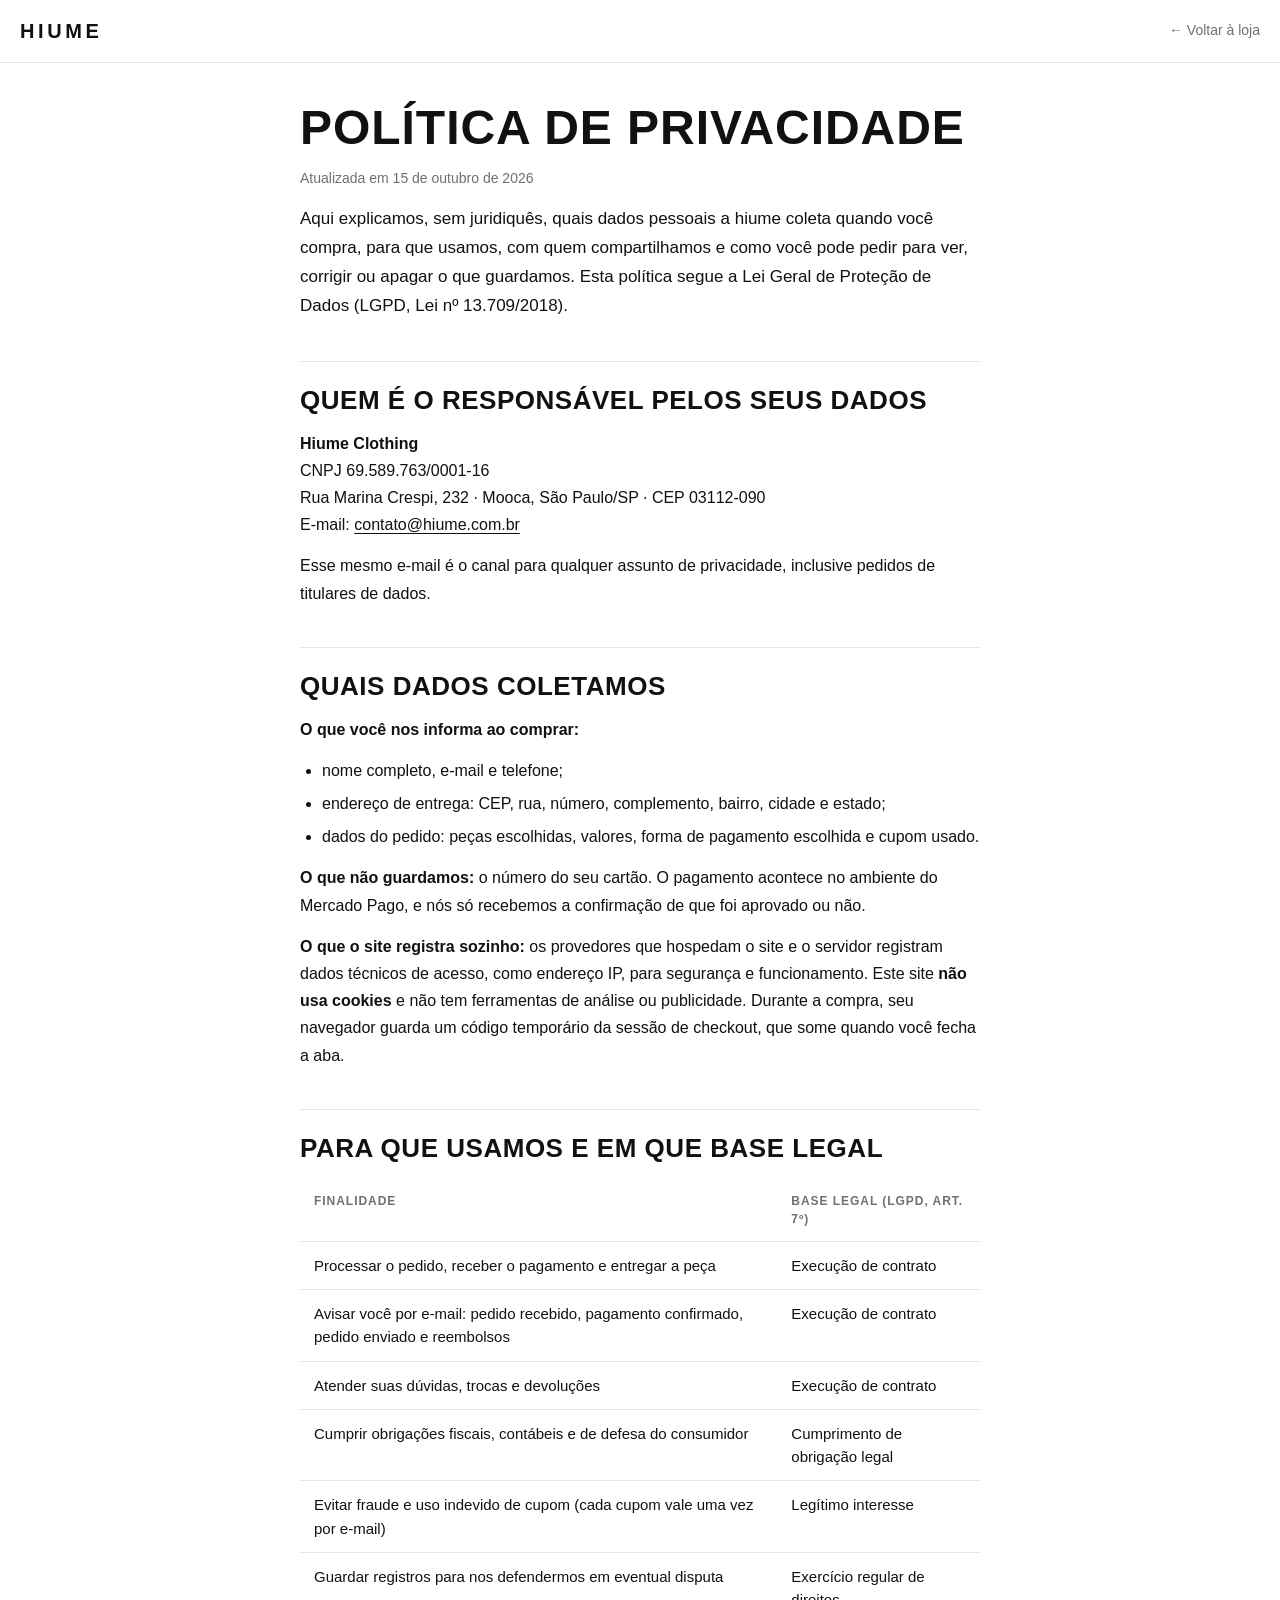
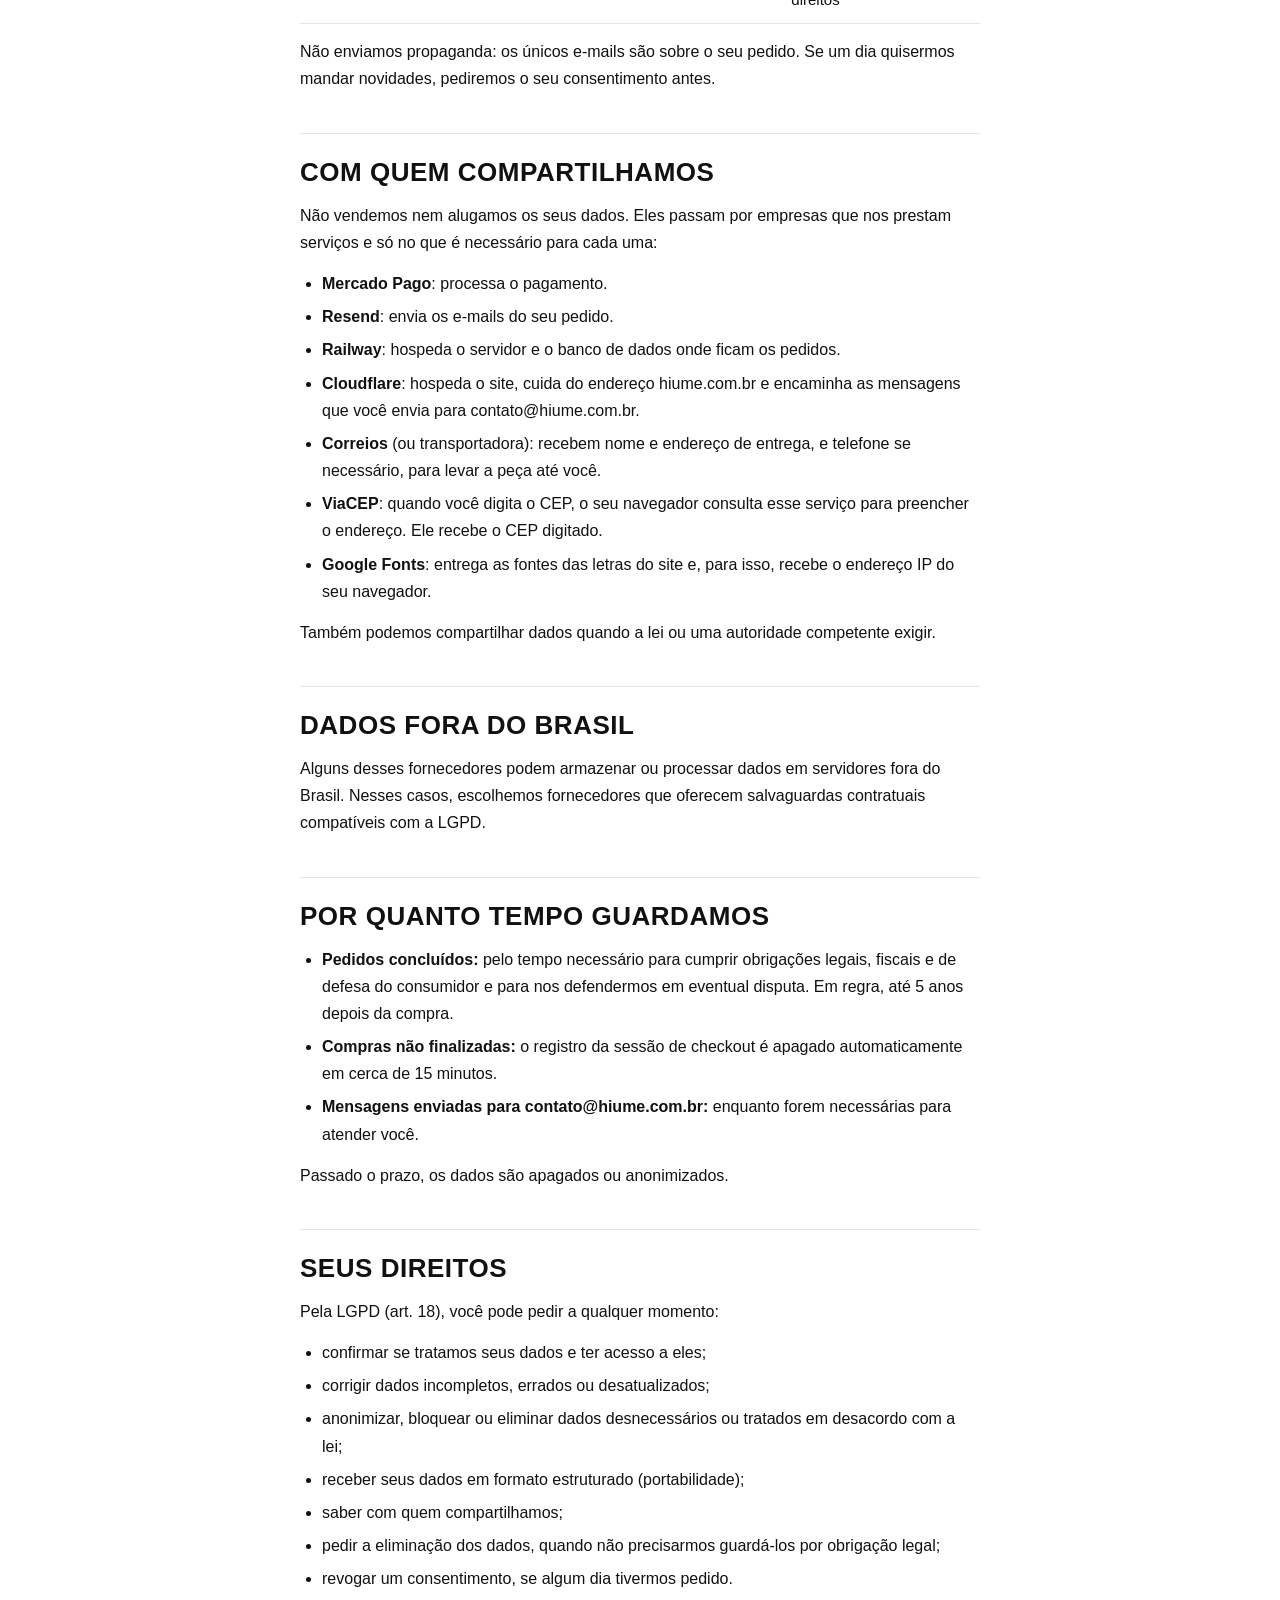
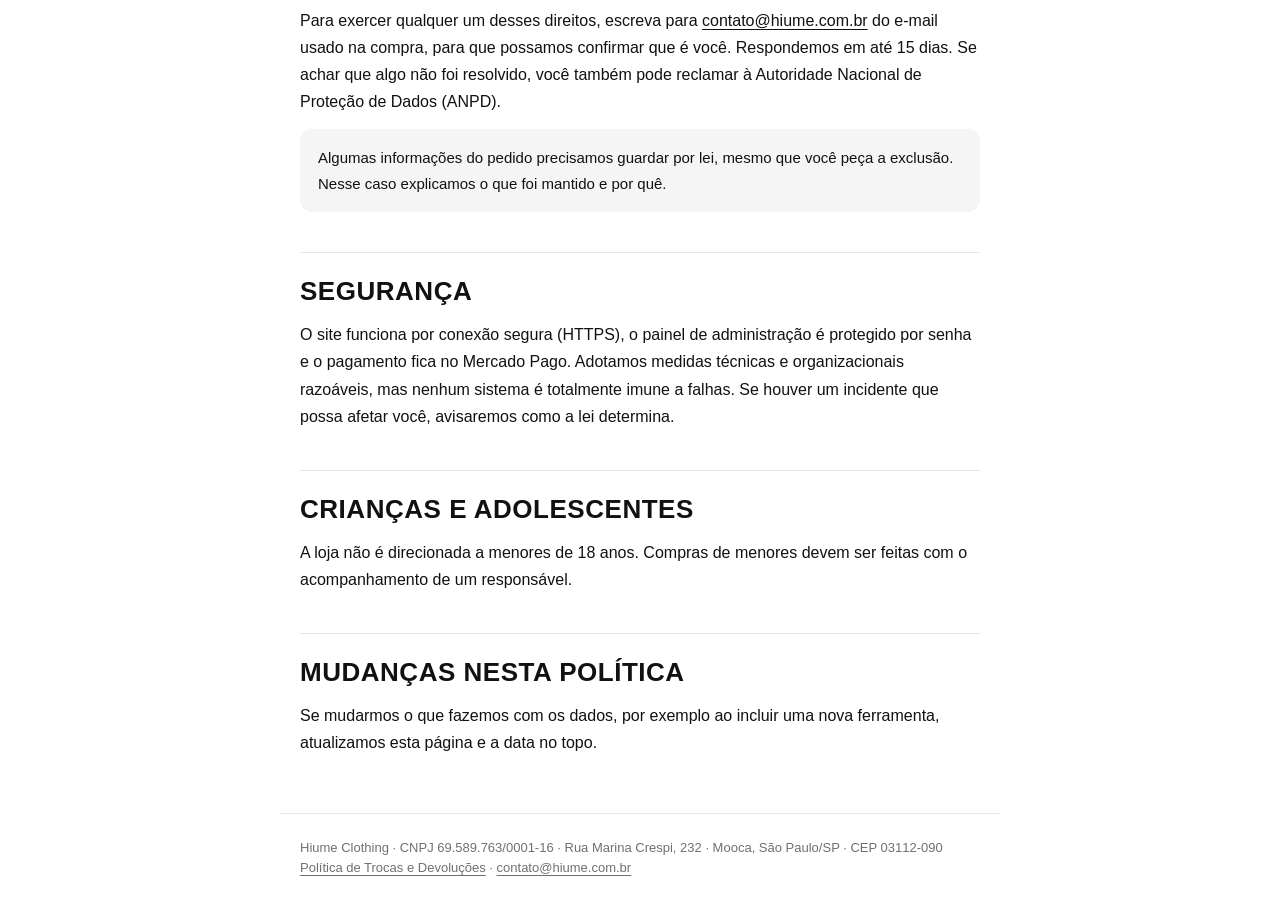
<file: privacidade.html>
<!DOCTYPE html>
<html lang="pt-BR">
<head>
<meta charset="UTF-8">
<script>try{if(top!==self)top.location=self.location}catch(e){document.documentElement.remove()}</script>
<meta http-equiv="Content-Security-Policy" content="default-src 'self'; script-src 'self' 'unsafe-inline'; style-src 'self' 'unsafe-inline' https://fonts.googleapis.com; font-src https://fonts.gstatic.com; img-src 'self' data:; object-src 'none'; base-uri 'self'; form-action 'self'">
<meta name="referrer" content="strict-origin-when-cross-origin">
<meta name="viewport" content="width=device-width, initial-scale=1.0">
<title>Política de Privacidade — hiume</title>
<meta name="description" content="Como a hiume coleta, usa e protege os seus dados pessoais, e como você exerce os seus direitos pela LGPD.">
<link rel="icon" href="favicon.svg" type="image/svg+xml">
<link rel="icon" href="favicon-32.png" sizes="32x32" type="image/png">
<link rel="apple-touch-icon" href="apple-touch-icon.png">
<meta name="theme-color" content="#6E2539">
<link href="https://fonts.googleapis.com/css2?family=Barlow+Condensed:wght@600;700&family=Inter:wght@400;500;600&display=swap" rel="stylesheet">
<link rel="stylesheet" href="legal.css">
</head>
<body>
<header class="bar">
  <a class="brand" href="/">hiume</a>
  <a class="back" href="/">← Voltar à loja</a>
</header>

<main class="doc">
  <h1>Política de Privacidade</h1>
  <p class="updated">Atualizada em 15 de outubro de 2026</p>

  <p class="lead">Aqui explicamos, sem juridiquês, quais dados pessoais a hiume coleta quando você compra, para que usamos, com quem compartilhamos e como você pode pedir para ver, corrigir ou apagar o que guardamos. Esta política segue a Lei Geral de Proteção de Dados (LGPD, Lei nº 13.709/2018).</p>

  <h2>Quem é o responsável pelos seus dados</h2>
  <p><strong>Hiume Clothing</strong><br>CNPJ 69.589.763/0001-16<br>Rua Marina Crespi, 232 · Mooca, São Paulo/SP · CEP 03112-090<br>E-mail: <a href="mailto:contato@hiume.com.br">contato@hiume.com.br</a></p>
  <p>Esse mesmo e-mail é o canal para qualquer assunto de privacidade, inclusive pedidos de titulares de dados.</p>

  <h2>Quais dados coletamos</h2>
  <p><strong>O que você nos informa ao comprar:</strong></p>
  <ul>
    <li>nome completo, e-mail e telefone;</li>
    <li>endereço de entrega: CEP, rua, número, complemento, bairro, cidade e estado;</li>
    <li>dados do pedido: peças escolhidas, valores, forma de pagamento escolhida e cupom usado.</li>
  </ul>
  <p><strong>O que não guardamos:</strong> o número do seu cartão. O pagamento acontece no ambiente do Mercado Pago, e nós só recebemos a confirmação de que foi aprovado ou não.</p>
  <p><strong>O que o site registra sozinho:</strong> os provedores que hospedam o site e o servidor registram dados técnicos de acesso, como endereço IP, para segurança e funcionamento. Este site <strong>não usa cookies</strong> e não tem ferramentas de análise ou publicidade. Durante a compra, seu navegador guarda um código temporário da sessão de checkout, que some quando você fecha a aba.</p>

  <h2>Para que usamos e em que base legal</h2>
  <div class="table-wrap">
    <table>
      <thead><tr><th>Finalidade</th><th>Base legal (LGPD, art. 7º)</th></tr></thead>
      <tbody>
        <tr><td>Processar o pedido, receber o pagamento e entregar a peça</td><td>Execução de contrato</td></tr>
        <tr><td>Avisar você por e-mail: pedido recebido, pagamento confirmado, pedido enviado e reembolsos</td><td>Execução de contrato</td></tr>
        <tr><td>Atender suas dúvidas, trocas e devoluções</td><td>Execução de contrato</td></tr>
        <tr><td>Cumprir obrigações fiscais, contábeis e de defesa do consumidor</td><td>Cumprimento de obrigação legal</td></tr>
        <tr><td>Evitar fraude e uso indevido de cupom (cada cupom vale uma vez por e-mail)</td><td>Legítimo interesse</td></tr>
        <tr><td>Guardar registros para nos defendermos em eventual disputa</td><td>Exercício regular de direitos</td></tr>
      </tbody>
    </table>
  </div>
  <p>Não enviamos propaganda: os únicos e-mails são sobre o seu pedido. Se um dia quisermos mandar novidades, pediremos o seu consentimento antes.</p>

  <h2>Com quem compartilhamos</h2>
  <p>Não vendemos nem alugamos os seus dados. Eles passam por empresas que nos prestam serviços e só no que é necessário para cada uma:</p>
  <ul>
    <li><strong>Mercado Pago</strong>: processa o pagamento.</li>
    <li><strong>Resend</strong>: envia os e-mails do seu pedido.</li>
    <li><strong>Railway</strong>: hospeda o servidor e o banco de dados onde ficam os pedidos.</li>
    <li><strong>Cloudflare</strong>: hospeda o site, cuida do endereço hiume.com.br e encaminha as mensagens que você envia para contato@hiume.com.br.</li>
    <li><strong>Correios</strong> (ou transportadora): recebem nome e endereço de entrega, e telefone se necessário, para levar a peça até você.</li>
    <li><strong>ViaCEP</strong>: quando você digita o CEP, o seu navegador consulta esse serviço para preencher o endereço. Ele recebe o CEP digitado.</li>
    <li><strong>Google Fonts</strong>: entrega as fontes das letras do site e, para isso, recebe o endereço IP do seu navegador.</li>
  </ul>
  <p>Também podemos compartilhar dados quando a lei ou uma autoridade competente exigir.</p>

  <h2>Dados fora do Brasil</h2>
  <p>Alguns desses fornecedores podem armazenar ou processar dados em servidores fora do Brasil. Nesses casos, escolhemos fornecedores que oferecem salvaguardas contratuais compatíveis com a LGPD.</p>

  <h2>Por quanto tempo guardamos</h2>
  <ul>
    <li><strong>Pedidos concluídos:</strong> pelo tempo necessário para cumprir obrigações legais, fiscais e de defesa do consumidor e para nos defendermos em eventual disputa. Em regra, até 5 anos depois da compra.</li>
    <li><strong>Compras não finalizadas:</strong> o registro da sessão de checkout é apagado automaticamente em cerca de 15 minutos.</li>
    <li><strong>Mensagens enviadas para contato@hiume.com.br:</strong> enquanto forem necessárias para atender você.</li>
  </ul>
  <p>Passado o prazo, os dados são apagados ou anonimizados.</p>

  <h2>Seus direitos</h2>
  <p>Pela LGPD (art. 18), você pode pedir a qualquer momento:</p>
  <ul>
    <li>confirmar se tratamos seus dados e ter acesso a eles;</li>
    <li>corrigir dados incompletos, errados ou desatualizados;</li>
    <li>anonimizar, bloquear ou eliminar dados desnecessários ou tratados em desacordo com a lei;</li>
    <li>receber seus dados em formato estruturado (portabilidade);</li>
    <li>saber com quem compartilhamos;</li>
    <li>pedir a eliminação dos dados, quando não precisarmos guardá-los por obrigação legal;</li>
    <li>revogar um consentimento, se algum dia tivermos pedido.</li>
  </ul>
  <p>Para exercer qualquer um desses direitos, escreva para <a href="mailto:contato@hiume.com.br">contato@hiume.com.br</a> do e-mail usado na compra, para que possamos confirmar que é você. Respondemos em até 15 dias. Se achar que algo não foi resolvido, você também pode reclamar à Autoridade Nacional de Proteção de Dados (ANPD).</p>
  <p class="note">Algumas informações do pedido precisamos guardar por lei, mesmo que você peça a exclusão. Nesse caso explicamos o que foi mantido e por quê.</p>

  <h2>Segurança</h2>
  <p>O site funciona por conexão segura (HTTPS), o painel de administração é protegido por senha e o pagamento fica no Mercado Pago. Adotamos medidas técnicas e organizacionais razoáveis, mas nenhum sistema é totalmente imune a falhas. Se houver um incidente que possa afetar você, avisaremos como a lei determina.</p>

  <h2>Crianças e adolescentes</h2>
  <p>A loja não é direcionada a menores de 18 anos. Compras de menores devem ser feitas com o acompanhamento de um responsável.</p>

  <h2>Mudanças nesta política</h2>
  <p>Se mudarmos o que fazemos com os dados, por exemplo ao incluir uma nova ferramenta, atualizamos esta página e a data no topo.</p>
</main>

<footer class="site-end">
  Hiume Clothing · CNPJ 69.589.763/0001-16 · Rua Marina Crespi, 232 · Mooca, São Paulo/SP · CEP 03112-090<br>
  <a href="/trocas">Política de Trocas e Devoluções</a> · <a href="mailto:contato@hiume.com.br">contato@hiume.com.br</a>
</footer>
</body>
</html>
</file>
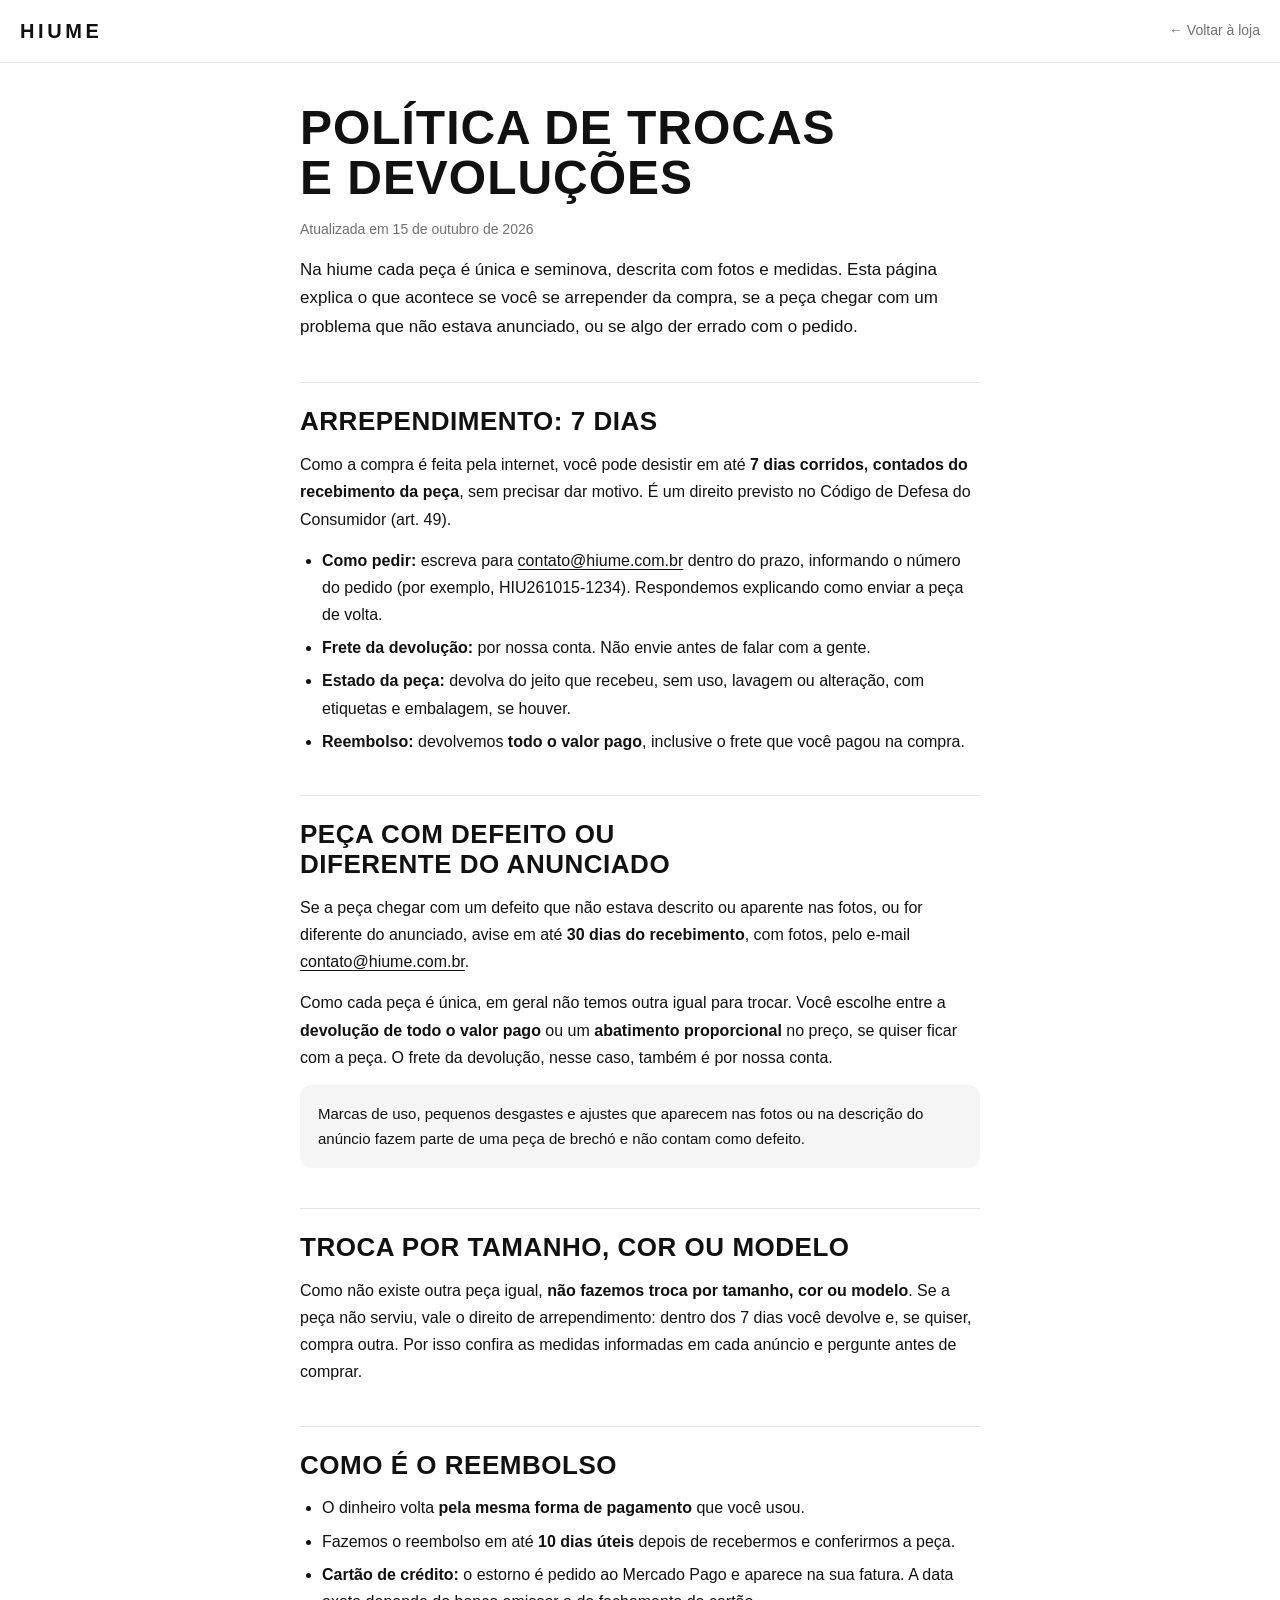
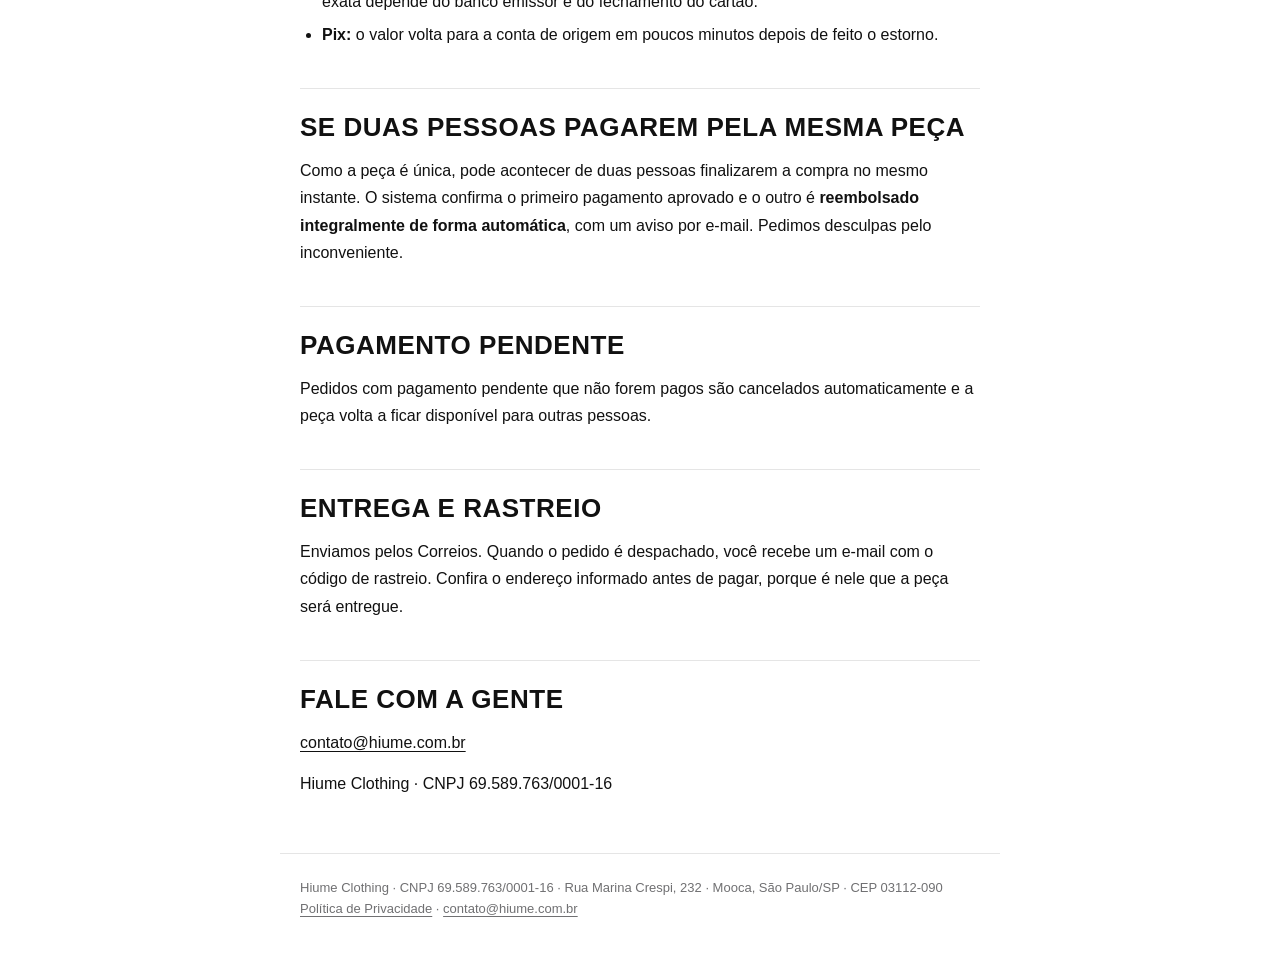
<file: trocas.html>
<!DOCTYPE html>
<html lang="pt-BR">
<head>
<meta charset="UTF-8">
<script>try{if(top!==self)top.location=self.location}catch(e){document.documentElement.remove()}</script>
<meta http-equiv="Content-Security-Policy" content="default-src 'self'; script-src 'self' 'unsafe-inline'; style-src 'self' 'unsafe-inline' https://fonts.googleapis.com; font-src https://fonts.gstatic.com; img-src 'self' data:; object-src 'none'; base-uri 'self'; form-action 'self'">
<meta name="referrer" content="strict-origin-when-cross-origin">
<meta name="viewport" content="width=device-width, initial-scale=1.0">
<title>Política de Trocas e Devoluções — hiume</title>
<meta name="description" content="Como funcionam o arrependimento em 7 dias, peças com defeito e reembolsos na hiume.">
<link rel="icon" href="favicon.svg" type="image/svg+xml">
<link rel="icon" href="favicon-32.png" sizes="32x32" type="image/png">
<link rel="apple-touch-icon" href="apple-touch-icon.png">
<meta name="theme-color" content="#6E2539">
<link href="https://fonts.googleapis.com/css2?family=Barlow+Condensed:wght@600;700&family=Inter:wght@400;500;600&display=swap" rel="stylesheet">
<link rel="stylesheet" href="legal.css">
</head>
<body>
<header class="bar">
  <a class="brand" href="/">hiume</a>
  <a class="back" href="/">← Voltar à loja</a>
</header>

<main class="doc">
  <h1>Política de Trocas e Devoluções</h1>
  <p class="updated">Atualizada em 15 de outubro de 2026</p>

  <p class="lead">Na hiume cada peça é única e seminova, descrita com fotos e medidas. Esta página explica o que acontece se você se arrepender da compra, se a peça chegar com um problema que não estava anunciado, ou se algo der errado com o pedido.</p>

  <h2>Arrependimento: 7 dias</h2>
  <p>Como a compra é feita pela internet, você pode desistir em até <strong>7 dias corridos, contados do recebimento da peça</strong>, sem precisar dar motivo. É um direito previsto no Código de Defesa do Consumidor (art. 49).</p>
  <ul>
    <li><strong>Como pedir:</strong> escreva para <a href="mailto:contato@hiume.com.br">contato@hiume.com.br</a> dentro do prazo, informando o número do pedido (por exemplo, HIU261015-1234). Respondemos explicando como enviar a peça de volta.</li>
    <li><strong>Frete da devolução:</strong> por nossa conta. Não envie antes de falar com a gente.</li>
    <li><strong>Estado da peça:</strong> devolva do jeito que recebeu, sem uso, lavagem ou alteração, com etiquetas e embalagem, se houver.</li>
    <li><strong>Reembolso:</strong> devolvemos <strong>todo o valor pago</strong>, inclusive o frete que você pagou na compra.</li>
  </ul>

  <h2>Peça com defeito ou diferente do anunciado</h2>
  <p>Se a peça chegar com um defeito que não estava descrito ou aparente nas fotos, ou for diferente do anunciado, avise em até <strong>30 dias do recebimento</strong>, com fotos, pelo e-mail <a href="mailto:contato@hiume.com.br">contato@hiume.com.br</a>.</p>
  <p>Como cada peça é única, em geral não temos outra igual para trocar. Você escolhe entre a <strong>devolução de todo o valor pago</strong> ou um <strong>abatimento proporcional</strong> no preço, se quiser ficar com a peça. O frete da devolução, nesse caso, também é por nossa conta.</p>
  <p class="note">Marcas de uso, pequenos desgastes e ajustes que aparecem nas fotos ou na descrição do anúncio fazem parte de uma peça de brechó e não contam como defeito.</p>

  <h2>Troca por tamanho, cor ou modelo</h2>
  <p>Como não existe outra peça igual, <strong>não fazemos troca por tamanho, cor ou modelo</strong>. Se a peça não serviu, vale o direito de arrependimento: dentro dos 7 dias você devolve e, se quiser, compra outra. Por isso confira as medidas informadas em cada anúncio e pergunte antes de comprar.</p>

  <h2>Como é o reembolso</h2>
  <ul>
    <li>O dinheiro volta <strong>pela mesma forma de pagamento</strong> que você usou.</li>
    <li>Fazemos o reembolso em até <strong>10 dias úteis</strong> depois de recebermos e conferirmos a peça.</li>
    <li><strong>Cartão de crédito:</strong> o estorno é pedido ao Mercado Pago e aparece na sua fatura. A data exata depende do banco emissor e do fechamento do cartão.</li>
    <li><strong>Pix:</strong> o valor volta para a conta de origem em poucos minutos depois de feito o estorno.</li>
  </ul>

  <h2>Se duas pessoas pagarem pela mesma peça</h2>
  <p>Como a peça é única, pode acontecer de duas pessoas finalizarem a compra no mesmo instante. O sistema confirma o primeiro pagamento aprovado e o outro é <strong>reembolsado integralmente de forma automática</strong>, com um aviso por e-mail. Pedimos desculpas pelo inconveniente.</p>

  <h2>Pagamento pendente</h2>
  <p>Pedidos com pagamento pendente que não forem pagos são cancelados automaticamente e a peça volta a ficar disponível para outras pessoas.</p>

  <h2>Entrega e rastreio</h2>
  <p>Enviamos pelos Correios. Quando o pedido é despachado, você recebe um e-mail com o código de rastreio. Confira o endereço informado antes de pagar, porque é nele que a peça será entregue.</p>

  <h2>Fale com a gente</h2>
  <p><a href="mailto:contato@hiume.com.br">contato@hiume.com.br</a></p>
  <p>Hiume Clothing · CNPJ 69.589.763/0001-16</p>
</main>

<footer class="site-end">
  Hiume Clothing · CNPJ 69.589.763/0001-16 · Rua Marina Crespi, 232 · Mooca, São Paulo/SP · CEP 03112-090<br>
  <a href="/privacidade">Política de Privacidade</a> · <a href="mailto:contato@hiume.com.br">contato@hiume.com.br</a>
</footer>
</body>
</html>
</file>
<file: legal.css>
/* Estilo compartilhado das paginas legais (privacidade e trocas). */
*,*::before,*::after{margin:0;padding:0;box-sizing:border-box;}
:root{
  --bg:#FFFFFF;--bg-2:#F5F5F5;
  --text:#111111;--text-2:#707072;
  --border:#E5E5E5;--dark:#111111;
}
html{-webkit-text-size-adjust:100%;}
body{
  font-family:'Inter',Helvetica,'Helvetica Neue',Arial,sans-serif;
  background:var(--bg);color:var(--text);
  font-size:16px;line-height:1.7;
  padding-bottom:env(safe-area-inset-bottom,0px);
}
.bar{
  position:sticky;top:0;z-index:10;
  display:flex;align-items:center;justify-content:space-between;gap:16px;
  padding:14px max(20px,env(safe-area-inset-left,0px));
  background:var(--bg);border-bottom:1px solid var(--border);
}
.brand{
  font-family:'Barlow Condensed','Arial Narrow',Arial,sans-serif;
  font-weight:700;font-size:20px;letter-spacing:.18em;text-transform:uppercase;
  color:var(--text);text-decoration:none;
}
.back{font-size:14px;color:var(--text-2);text-decoration:none;white-space:nowrap;}
.back:hover,.back:focus-visible{color:var(--text);text-decoration:underline;}

.doc{max-width:720px;margin:0 auto;padding:40px 20px 56px;}
.doc h1{
  font-family:'Barlow Condensed','Arial Narrow',Arial,sans-serif;
  font-size:clamp(34px,7vw,48px);line-height:1.05;font-weight:700;
  letter-spacing:.02em;text-transform:uppercase;text-wrap:balance;
}
.updated{margin-top:10px;font-size:14px;color:var(--text-2);}
.lead{margin-top:24px;font-size:17px;}
.doc h2{
  margin-top:40px;padding-top:24px;border-top:1px solid var(--border);
  font-family:'Barlow Condensed','Arial Narrow',Arial,sans-serif;
  font-size:26px;line-height:1.15;font-weight:600;letter-spacing:.02em;
  text-transform:uppercase;text-wrap:balance;
}
.doc p,.doc ul{margin-top:14px;}
.doc ul{padding-left:22px;}
.doc li{margin-top:6px;}
.doc strong{font-weight:600;}
.doc a{color:var(--text);text-underline-offset:3px;}
.doc a:focus-visible,.bar a:focus-visible{outline:2px solid var(--text);outline-offset:3px;}

.note{
  margin-top:18px;padding:16px 18px;border-radius:12px;
  background:var(--bg-2);font-size:15px;
}
.table-wrap{margin-top:16px;overflow-x:auto;-webkit-overflow-scrolling:touch;}
table{width:100%;min-width:520px;border-collapse:collapse;font-size:15px;line-height:1.55;}
th,td{padding:12px 14px;text-align:left;vertical-align:top;border-bottom:1px solid var(--border);}
th{font-size:12px;font-weight:600;letter-spacing:.08em;text-transform:uppercase;color:var(--text-2);}
@media (max-width:600px){
  table{min-width:0;font-size:14px;}
  th,td{padding:10px 8px;}
  th:last-child,td:last-child{width:38%;}
}

.site-end{
  max-width:720px;margin:0 auto;padding:24px 20px 40px;
  border-top:1px solid var(--border);font-size:13px;line-height:1.6;color:var(--text-2);
}
.site-end a{color:var(--text-2);text-underline-offset:3px;}
</file>
